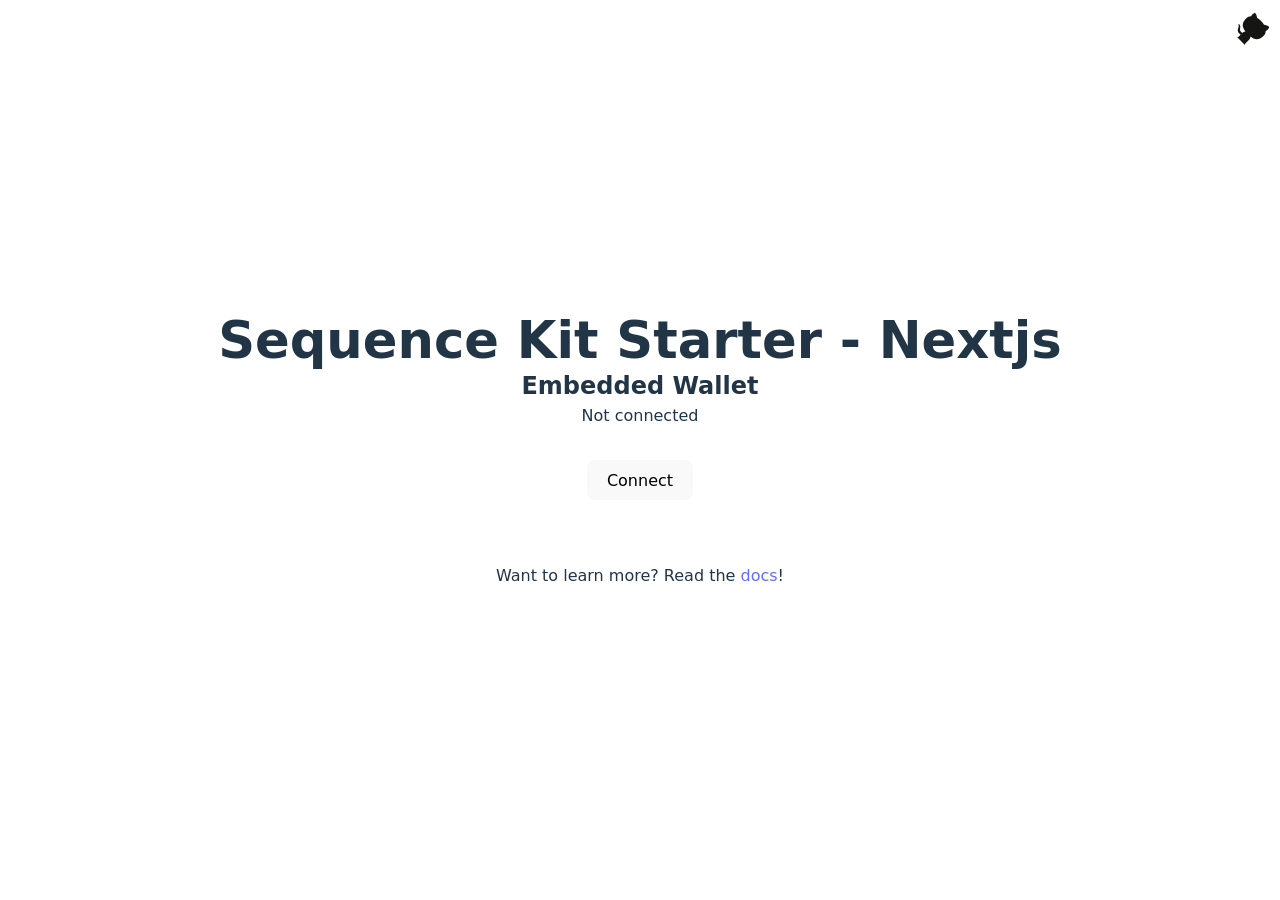
<file: index.html>
<!DOCTYPE html><html lang="en"><head><meta charSet="utf-8"/><meta name="viewport" content="width=device-width, initial-scale=1"/><link rel="stylesheet" href="./_next/static/css/7ef50f261c042ee7.css" data-precedence="next"/><link rel="stylesheet" href="./_next/static/css/2fd97616786a4245.css" data-precedence="next"/><link rel="preload" as="script" fetchPriority="low" href="./_next/static/chunks/webpack-ed8a8cf0fe7608aa.js"/><script src="./_next/static/chunks/9ae566a6-0f574d00f6d49301.js" async=""></script><script src="./_next/static/chunks/601-49159a57e6a0c23a.js" async=""></script><script src="./_next/static/chunks/main-app-5c5c0edd42f4235e.js" async=""></script><script src="./_next/static/chunks/4a587ee0-b6bbb9fd9493febb.js" async=""></script><script src="./_next/static/chunks/809-4be92cea0eb88e4e.js" async=""></script><script src="./_next/static/chunks/508-405f85b6ad91dbe0.js" async=""></script><script src="./_next/static/chunks/app/page-914218cbd224744c.js" async=""></script><script src="./_next/static/chunks/654-52e86b45a1964762.js" async=""></script><script src="./_next/static/chunks/app/layout-143c5e11bf133397.js" async=""></script><link rel="icon" href="/favicon.svg"/><title>Embedded Wallet Nextjs Boilerplate Demo</title><meta name="description" content="Embedded Wallet Nextjs Boilerplate Demo"/><script src="./_next/static/chunks/polyfills-78c92fac7aa8fdd8.js" noModule=""></script></head><body><a href="https://github.com/0xsequence/kit-embedded-wallet-nextjs-boilerplate" target="_blank" rel="noopener noreferrer" class="github-corner" aria-label="View source on GitHub"><svg width="80" height="80" viewBox="0 0 250 250" style="fill:#fff;color:#151513;position:absolute;top:0;border:0;right:0" aria-hidden="true"><path d="M0,0 L115,115 L130,115 L142,142 L250,250 L250,0 Z"></path><path d="M128.3,109.0 C113.8,99.7 119.0,89.6 119.0,89.6 C122.0,82.7 120.5,78.6 120.5,78.6 C119.2,72.0 123.4,76.3 123.4,76.3 C127.3,80.9 125.5,87.3 125.5,87.3 C122.9,97.6 130.6,101.9 134.4,103.2" fill="currentColor" style="transform-origin:130px 106px" class="octo-arm"></path><path d="M115.0,115.0 C114.9,115.1 118.7,116.5 119.8,115.4 L133.7,101.6 C136.9,99.2 139.9,98.4 142.2,98.6 C133.8,88.0 127.5,74.4 143.8,58.0 C148.5,53.4 154.0,51.2 159.7,51.0 C160.3,49.4 163.2,43.6 171.4,40.1 C171.4,40.1 176.1,42.5 178.8,56.2 C183.1,58.6 187.2,61.8 190.9,65.4 C194.5,69.0 197.7,73.2 200.1,77.6 C213.8,80.2 216.3,84.9 216.3,84.9 C212.7,93.1 206.9,96.0 205.4,96.6 C205.1,102.4 203.0,107.8 198.3,112.5 C181.9,128.9 168.3,122.5 157.7,114.1 C157.9,116.9 156.7,120.9 152.7,124.9 L141.0,136.5 C139.8,137.7 141.6,141.9 141.8,141.8 Z" fill="currentColor" class="octo-body"></path></svg></a><div><p>loading...</p></div><script src="./_next/static/chunks/webpack-ed8a8cf0fe7608aa.js" async=""></script><script>(self.__next_f=self.__next_f||[]).push([0]);self.__next_f.push([2,null])</script><script>self.__next_f.push([1,"1:HL[\"./_next/static/css/7ef50f261c042ee7.css\",\"style\"]\n2:HL[\"./_next/static/css/2fd97616786a4245.css\",\"style\"]\n"])</script><script>self.__next_f.push([1,"3:I[72342,[],\"\"]\n5:I[65405,[],\"ClientPageRoot\"]\n6:I[1835,[\"962\",\"static/chunks/4a587ee0-b6bbb9fd9493febb.js\",\"809\",\"static/chunks/809-4be92cea0eb88e4e.js\",\"508\",\"static/chunks/508-405f85b6ad91dbe0.js\",\"931\",\"static/chunks/app/page-914218cbd224744c.js\"],\"default\"]\n7:I[51788,[\"962\",\"static/chunks/4a587ee0-b6bbb9fd9493febb.js\",\"809\",\"static/chunks/809-4be92cea0eb88e4e.js\",\"654\",\"static/chunks/654-52e86b45a1964762.js\",\"185\",\"static/chunks/app/layout-143c5e11bf133397.js\"],\"default\"]\n8:I[94098,[],\"\"]\n9:I[71959,[],\"\"]\nb:I[15756,[],\"\"]\nc:[]\n"])</script><script>self.__next_f.push([1,"0:[[[\"$\",\"link\",\"0\",{\"rel\":\"stylesheet\",\"href\":\"./_next/static/css/7ef50f261c042ee7.css\",\"precedence\":\"next\",\"crossOrigin\":\"$undefined\"}],[\"$\",\"link\",\"1\",{\"rel\":\"stylesheet\",\"href\":\"./_next/static/css/2fd97616786a4245.css\",\"precedence\":\"next\",\"crossOrigin\":\"$undefined\"}]],[\"$\",\"$L3\",null,{\"buildId\":\"JnabvsdvlECCM2TCwl7VH\",\"assetPrefix\":\".\",\"initialCanonicalUrl\":\"/\",\"initialTree\":[\"\",{\"children\":[\"__PAGE__\",{}]},\"$undefined\",\"$undefined\",true],\"initialSeedData\":[\"\",{\"children\":[\"__PAGE__\",{},[[\"$L4\",[\"$\",\"$L5\",null,{\"props\":{\"params\":{},\"searchParams\":{}},\"Component\":\"$6\"}]],null],null]},[[\"$\",\"html\",null,{\"lang\":\"en\",\"children\":[[\"$\",\"head\",null,{\"children\":[\"$\",\"link\",null,{\"rel\":\"icon\",\"href\":\"/favicon.svg\"}]}],[\"$\",\"body\",null,{\"children\":[[\"$\",\"a\",null,{\"href\":\"https://github.com/0xsequence/kit-embedded-wallet-nextjs-boilerplate\",\"target\":\"_blank\",\"rel\":\"noopener noreferrer\",\"className\":\"github-corner\",\"aria-label\":\"View source on GitHub\",\"children\":[\"$\",\"svg\",null,{\"width\":\"80\",\"height\":\"80\",\"viewBox\":\"0 0 250 250\",\"style\":{\"fill\":\"#fff\",\"color\":\"#151513\",\"position\":\"absolute\",\"top\":0,\"border\":0,\"right\":0},\"aria-hidden\":\"true\",\"children\":[[\"$\",\"path\",null,{\"d\":\"M0,0 L115,115 L130,115 L142,142 L250,250 L250,0 Z\"}],[\"$\",\"path\",null,{\"d\":\"M128.3,109.0 C113.8,99.7 119.0,89.6 119.0,89.6 C122.0,82.7 120.5,78.6 120.5,78.6 C119.2,72.0 123.4,76.3 123.4,76.3 C127.3,80.9 125.5,87.3 125.5,87.3 C122.9,97.6 130.6,101.9 134.4,103.2\",\"fill\":\"currentColor\",\"style\":{\"transformOrigin\":\"130px 106px\"},\"className\":\"octo-arm\"}],[\"$\",\"path\",null,{\"d\":\"M115.0,115.0 C114.9,115.1 118.7,116.5 119.8,115.4 L133.7,101.6 C136.9,99.2 139.9,98.4 142.2,98.6 C133.8,88.0 127.5,74.4 143.8,58.0 C148.5,53.4 154.0,51.2 159.7,51.0 C160.3,49.4 163.2,43.6 171.4,40.1 C171.4,40.1 176.1,42.5 178.8,56.2 C183.1,58.6 187.2,61.8 190.9,65.4 C194.5,69.0 197.7,73.2 200.1,77.6 C213.8,80.2 216.3,84.9 216.3,84.9 C212.7,93.1 206.9,96.0 205.4,96.6 C205.1,102.4 203.0,107.8 198.3,112.5 C181.9,128.9 168.3,122.5 157.7,114.1 C157.9,116.9 156.7,120.9 152.7,124.9 L141.0,136.5 C139.8,137.7 141.6,141.9 141.8,141.8 Z\",\"fill\":\"currentColor\",\"className\":\"octo-body\"}]]}]}],[\"$\",\"$L7\",null,{\"children\":[\"$\",\"div\",null,{\"id\":\"root\",\"children\":[\"$\",\"$L8\",null,{\"parallelRouterKey\":\"children\",\"segmentPath\":[\"children\"],\"error\":\"$undefined\",\"errorStyles\":\"$undefined\",\"errorScripts\":\"$undefined\",\"template\":[\"$\",\"$L9\",null,{}],\"templateStyles\":\"$undefined\",\"templateScripts\":\"$undefined\",\"notFound\":[[\"$\",\"title\",null,{\"children\":\"404: This page could not be found.\"}],[\"$\",\"div\",null,{\"style\":{\"fontFamily\":\"system-ui,\\\"Segoe UI\\\",Roboto,Helvetica,Arial,sans-serif,\\\"Apple Color Emoji\\\",\\\"Segoe UI Emoji\\\"\",\"height\":\"100vh\",\"textAlign\":\"center\",\"display\":\"flex\",\"flexDirection\":\"column\",\"alignItems\":\"center\",\"justifyContent\":\"center\"},\"children\":[\"$\",\"div\",null,{\"children\":[[\"$\",\"style\",null,{\"dangerouslySetInnerHTML\":{\"__html\":\"body{color:#000;background:#fff;margin:0}.next-error-h1{border-right:1px solid rgba(0,0,0,.3)}@media (prefers-color-scheme:dark){body{color:#fff;background:#000}.next-error-h1{border-right:1px solid rgba(255,255,255,.3)}}\"}}],[\"$\",\"h1\",null,{\"className\":\"next-error-h1\",\"style\":{\"display\":\"inline-block\",\"margin\":\"0 20px 0 0\",\"padding\":\"0 23px 0 0\",\"fontSize\":24,\"fontWeight\":500,\"verticalAlign\":\"top\",\"lineHeight\":\"49px\"},\"children\":\"404\"}],[\"$\",\"div\",null,{\"style\":{\"display\":\"inline-block\"},\"children\":[\"$\",\"h2\",null,{\"style\":{\"fontSize\":14,\"fontWeight\":400,\"lineHeight\":\"49px\",\"margin\":0},\"children\":\"This page could not be found.\"}]}]]}]}]],\"notFoundStyles\":[],\"styles\":null}]}]}]]}]]}],null],null],\"couldBeIntercepted\":false,\"initialHead\":[null,\"$La\"],\"globalErrorComponent\":\"$b\",\"missingSlots\":\"$Wc\"}]]\n"])</script><script>self.__next_f.push([1,"a:[[\"$\",\"meta\",\"0\",{\"name\":\"viewport\",\"content\":\"width=device-width, initial-scale=1\"}],[\"$\",\"meta\",\"1\",{\"charSet\":\"utf-8\"}],[\"$\",\"title\",\"2\",{\"children\":\"Embedded Wallet Nextjs Boilerplate Demo\"}],[\"$\",\"meta\",\"3\",{\"name\":\"description\",\"content\":\"Embedded Wallet Nextjs Boilerplate Demo\"}]]\n4:null\n"])</script></body></html>
</file>
<file: _next/static/css/7ef50f261c042ee7.css>
#root{max-width:1280px;margin:0 auto;padding:2rem;text-align:center}.card{padding:2em}.read-the-docs{color:#888}.homepage__footer{padding-top:2em}.fullscreen-loading-overlay{position:fixed;top:0;left:0;width:100%;height:100%;display:flex;align-items:center;justify-content:center}.fullscreen-loading-container{text-align:center;color:#fff}.fullscreen-loading-dots{display:inline-block}.fullscreen-loading-dots span{display:inline-block;width:8px;height:8px;margin:0 4px;background-color:#fff;border-radius:50%;animation:bounce 1.4s ease-in-out infinite}.fullscreen-loading-dots span:nth-child(2){animation-delay:.2s}.fullscreen-loading-dots span:nth-child(3){animation-delay:.4s}@keyframes bounce{0%,to{transform:scale(0)}50%{transform:scale(1)}}*{box-sizing:border-box;margin:0;padding:0}:root{font-family:Inter,system-ui,Avenir,Helvetica,Arial,sans-serif;line-height:1.5;font-weight:400;color-scheme:light dark;color:hsla(0,0%,100%,.87);background-color:#242424;font-synthesis:none;text-rendering:optimizeLegibility;-webkit-font-smoothing:antialiased;-moz-osx-font-smoothing:grayscale}a{font-weight:500;color:#646cff;text-decoration:inherit}a:hover{color:#535bf2}body{margin:0;display:flex;place-items:center;min-width:320px;min-height:100vh}h1{font-size:3.2em;line-height:1.1}button{border-radius:8px;border:1px solid transparent;padding:.6em 1.2em;font-size:1em;font-weight:500;font-family:inherit;background-color:#1a1a1a;cursor:pointer;transition:border-color .25s}button:hover{border-color:#646cff}button:focus,button:focus-visible{outline:4px auto -webkit-focus-ring-color}@media (prefers-color-scheme:light){:root{color:#213547;background-color:#fff}a:hover{color:#747bff}button{background-color:#f9f9f9}}.github-corner:hover .octo-arm{animation:octocat-wave .56s ease-in-out}@keyframes octocat-wave{0%,to{transform:rotate(0)}20%,60%{transform:rotate(-25deg)}40%,80%{transform:rotate(10deg)}}@media (max-width:500px){.github-corner:hover .octo-arm{animation:none}.github-corner .octo-arm{animation:octocat-wave .56s ease-in-out}}
</file>
<file: _next/static/css/2fd97616786a4245.css>
*,:after,:before{box-sizing:border-box}:root{--seq-blur-blur:blur(12.5px);--seq-blur-none:none;--seq-border-widths-none:0;--seq-border-widths-thin:0.075rem;--seq-border-widths-thick:0.125rem;--seq-fonts-inherit:inherit;--seq-fonts-body:Inter,system-ui,-apple-system,Segoe UI,Roboto,Ubuntu,Cantarell,Noto Sans,sans-serif,"Helvetica Neue",Arial;--seq-fonts-mono:"iAWriter Mono",Menlo,Monaco,Consolas,"Liberation Mono","Courier New",monospace;--seq-font-sizes-inherit:inherit;--seq-font-sizes-xsmall:0.625rem;--seq-font-sizes-small:0.75rem;--seq-font-sizes-normal:0.875rem;--seq-font-sizes-medium:1rem;--seq-font-sizes-large:1.25rem;--seq-font-sizes-xlarge:1.875rem;--seq-font-weights-inherit:inherit;--seq-font-weights-normal:400;--seq-font-weights-medium:500;--seq-font-weights-semibold:600;--seq-font-weights-bold:700;--seq-letter-spacings-inherit:inherit;--seq-letter-spacings-none:0;--seq-letter-spacings-normal:0.01em;--seq-letter-spacings-wide:0.03em;--seq-line-heights-4:1rem;--seq-line-heights-5:1.25rem;--seq-line-heights-6:1.5rem;--seq-line-heights-7:1.75rem;--seq-line-heights-9:2.25rem;--seq-line-heights-inherit:inherit;--seq-opacity-0:0;--seq-opacity-50:0.5;--seq-opacity-80:0.8;--seq-opacity-100:1;--seq-radii-none:0;--seq-radii-xs:0.25rem;--seq-radii-sm:0.5rem;--seq-radii-md:0.75rem;--seq-radii-lg:1rem;--seq-radii-circle:9999px;--seq-space-0:0;--seq-space-1:0.25rem;--seq-space-2:0.5rem;--seq-space-3:0.75rem;--seq-space-4:1rem;--seq-space-5:1.25rem;--seq-space-6:1.5rem;--seq-space-7:1.75rem;--seq-space-8:2rem;--seq-space-9:2.25rem;--seq-space-10:2.5rem;--seq-space-12:3rem;--seq-space-14:3.5rem;--seq-space-16:4rem;--seq-space-0_25:0.0625rem;--seq-space-0_5:0.125rem;--seq-space-1_5:0.375rem;--seq-colors-black:#000;--seq-colors-white:#fff;--seq-colors-inherit:inherit;--seq-colors-transparent:transparent;--seq-colors-positive:#1fc266;--seq-colors-negative:#c2501f;--seq-colors-info:#0076cc;--seq-colors-warning:#f4b03e;--seq-colors-gradient-backdrop:linear-gradient(243.18deg,rgba(86,52,189,.85),rgba(49,41,223,.85) 63.54%,rgba(7,98,149,.85));--seq-colors-gradient-primary:linear-gradient(89.69deg,#4411e1 0.27%,#7537f9 99.73%);--seq-colors-gradient-secondary:linear-gradient(32.51deg,#951990 -15.23%,#3a35b1 48.55%,#20a8b0);--seq-colors-arbitrum-dark:#212d44;--seq-colors-arbitrum-light:#93d4ff;--seq-colors-avalance-dark:#810c0c;--seq-colors-avalance-light:#ff8080;--seq-colors-bsc-dark:#584508;--seq-colors-bsc-light:#fccf43;--seq-colors-ethereum-dark:#132362;--seq-colors-ethereum-light:#abf;--seq-colors-gnosis-dark:#084246;--seq-colors-gnosis-light:#8cf6fd;--seq-colors-polygon-dark:#350881;--seq-colors-polygon-light:#c7a6ff;--seq-colors-text100:#fff;--seq-colors-text80:hsla(0,0%,100%,.8);--seq-colors-text50:hsla(0,0%,100%,.5);--seq-colors-text-inverse100:#000;--seq-colors-background-primary:#000;--seq-colors-background-secondary:hsla(0,0%,100%,.1);--seq-colors-background-contrast:rgba(0,0,0,.5);--seq-colors-background-muted:hsla(0,0%,100%,.05);--seq-colors-background-control:hsla(0,0%,100%,.25);--seq-colors-background-inverse:#fff;--seq-colors-background-backdrop:rgba(34,34,34,.9);--seq-colors-background-overlay:rgba(0,0,0,.7);--seq-colors-background-raised:rgba(54,54,54,.7);--seq-colors-button-glass:hsla(0,0%,100%,.15);--seq-colors-button-emphasis:rgba(0,0,0,.5);--seq-colors-button-inverse:hsla(0,0%,100%,.8);--seq-colors-border-normal:hsla(0,0%,100%,.25);--seq-colors-border-focus:hsla(0,0%,100%,.5)}.fyvr10{width:var(--seq-space-0)}.fyvr14{width:var(--seq-space-1)}.fyvr18{width:var(--seq-space-2)}.fyvr1c{width:var(--seq-space-3)}.fyvr1g{width:var(--seq-space-4)}.fyvr1k{width:var(--seq-space-5)}.fyvr1o{width:var(--seq-space-6)}.fyvr1s{width:var(--seq-space-7)}.fyvr1w{width:var(--seq-space-8)}.fyvr110{width:var(--seq-space-9)}.fyvr114{width:var(--seq-space-10)}.fyvr118{width:var(--seq-space-12)}.fyvr11c{width:var(--seq-space-14)}.fyvr11g{width:var(--seq-space-16)}.fyvr11k{width:var(--seq-space-0_25)}.fyvr11o{width:var(--seq-space-0_5)}.fyvr11s{width:var(--seq-space-1_5)}.fyvr11w{width:0}.fyvr120{width:1px}.fyvr124{width:auto}.fyvr128{width:100%}.fyvr12c{width:50%}.fyvr12g{width:33.33333%}.fyvr12k{width:66.66667%}.fyvr12o{width:25%}.fyvr12s{width:75%}.fyvr12w{width:-moz-fit-content;width:fit-content}.fyvr130{width:max-content}.fyvr134{width:min-content}.fyvr138{width:100vw}.fyvr13c{width:100vh}.fyvr13g{height:var(--seq-space-0)}.fyvr13k{height:var(--seq-space-1)}.fyvr13o{height:var(--seq-space-2)}.fyvr13s{height:var(--seq-space-3)}.fyvr13w{height:var(--seq-space-4)}.fyvr140{height:var(--seq-space-5)}.fyvr144{height:var(--seq-space-6)}.fyvr148{height:var(--seq-space-7)}.fyvr14c{height:var(--seq-space-8)}.fyvr14g{height:var(--seq-space-9)}.fyvr14k{height:var(--seq-space-10)}.fyvr14o{height:var(--seq-space-12)}.fyvr14s{height:var(--seq-space-14)}.fyvr14w{height:var(--seq-space-16)}.fyvr150{height:var(--seq-space-0_25)}.fyvr154{height:var(--seq-space-0_5)}.fyvr158{height:var(--seq-space-1_5)}.fyvr15c{height:0}.fyvr15g{height:1px}.fyvr15k{height:auto}.fyvr15o{height:100%}.fyvr15s{height:50%}.fyvr15w{height:33.33333%}.fyvr160{height:66.66667%}.fyvr164{height:25%}.fyvr168{height:75%}.fyvr16c{height:-moz-fit-content;height:fit-content}.fyvr16g{height:max-content}.fyvr16k{height:min-content}.fyvr16o{height:100vw}.fyvr16s{height:100vh}.fyvr16w{max-width:var(--seq-space-0)}.fyvr170{max-width:var(--seq-space-1)}.fyvr174{max-width:var(--seq-space-2)}.fyvr178{max-width:var(--seq-space-3)}.fyvr17c{max-width:var(--seq-space-4)}.fyvr17g{max-width:var(--seq-space-5)}.fyvr17k{max-width:var(--seq-space-6)}.fyvr17o{max-width:var(--seq-space-7)}.fyvr17s{max-width:var(--seq-space-8)}.fyvr17w{max-width:var(--seq-space-9)}.fyvr180{max-width:var(--seq-space-10)}.fyvr184{max-width:var(--seq-space-12)}.fyvr188{max-width:var(--seq-space-14)}.fyvr18c{max-width:var(--seq-space-16)}.fyvr18g{max-width:var(--seq-space-0_25)}.fyvr18k{max-width:var(--seq-space-0_5)}.fyvr18o{max-width:var(--seq-space-1_5)}.fyvr18s{max-width:0}.fyvr18w{max-width:1px}.fyvr190{max-width:auto}.fyvr194{max-width:100%}.fyvr198{max-width:50%}.fyvr19c{max-width:33.33333%}.fyvr19g{max-width:66.66667%}.fyvr19k{max-width:25%}.fyvr19o{max-width:75%}.fyvr19s{max-width:-moz-fit-content;max-width:fit-content}.fyvr19w{max-width:max-content}.fyvr1a0{max-width:min-content}.fyvr1a4{max-width:100vw}.fyvr1a8{max-width:100vh}.fyvr1ac{max-height:var(--seq-space-0)}.fyvr1ag{max-height:var(--seq-space-1)}.fyvr1ak{max-height:var(--seq-space-2)}.fyvr1ao{max-height:var(--seq-space-3)}.fyvr1as{max-height:var(--seq-space-4)}.fyvr1aw{max-height:var(--seq-space-5)}.fyvr1b0{max-height:var(--seq-space-6)}.fyvr1b4{max-height:var(--seq-space-7)}.fyvr1b8{max-height:var(--seq-space-8)}.fyvr1bc{max-height:var(--seq-space-9)}.fyvr1bg{max-height:var(--seq-space-10)}.fyvr1bk{max-height:var(--seq-space-12)}.fyvr1bo{max-height:var(--seq-space-14)}.fyvr1bs{max-height:var(--seq-space-16)}.fyvr1bw{max-height:var(--seq-space-0_25)}.fyvr1c0{max-height:var(--seq-space-0_5)}.fyvr1c4{max-height:var(--seq-space-1_5)}.fyvr1c8{max-height:0}.fyvr1cc{max-height:1px}.fyvr1cg{max-height:auto}.fyvr1ck{max-height:100%}.fyvr1co{max-height:50%}.fyvr1cs{max-height:33.33333%}.fyvr1cw{max-height:66.66667%}.fyvr1d0{max-height:25%}.fyvr1d4{max-height:75%}.fyvr1d8{max-height:-moz-fit-content;max-height:fit-content}.fyvr1dc{max-height:max-content}.fyvr1dg{max-height:min-content}.fyvr1dk{max-height:100vw}.fyvr1do{max-height:100vh}.fyvr1ds{min-width:var(--seq-space-0)}.fyvr1dw{min-width:var(--seq-space-1)}.fyvr1e0{min-width:var(--seq-space-2)}.fyvr1e4{min-width:var(--seq-space-3)}.fyvr1e8{min-width:var(--seq-space-4)}.fyvr1ec{min-width:var(--seq-space-5)}.fyvr1eg{min-width:var(--seq-space-6)}.fyvr1ek{min-width:var(--seq-space-7)}.fyvr1eo{min-width:var(--seq-space-8)}.fyvr1es{min-width:var(--seq-space-9)}.fyvr1ew{min-width:var(--seq-space-10)}.fyvr1f0{min-width:var(--seq-space-12)}.fyvr1f4{min-width:var(--seq-space-14)}.fyvr1f8{min-width:var(--seq-space-16)}.fyvr1fc{min-width:var(--seq-space-0_25)}.fyvr1fg{min-width:var(--seq-space-0_5)}.fyvr1fk{min-width:var(--seq-space-1_5)}.fyvr1fo{min-width:0}.fyvr1fs{min-width:1px}.fyvr1fw{min-width:auto}.fyvr1g0{min-width:100%}.fyvr1g4{min-width:50%}.fyvr1g8{min-width:33.33333%}.fyvr1gc{min-width:66.66667%}.fyvr1gg{min-width:25%}.fyvr1gk{min-width:75%}.fyvr1go{min-width:-moz-fit-content;min-width:fit-content}.fyvr1gs{min-width:max-content}.fyvr1gw{min-width:min-content}.fyvr1h0{min-width:100vw}.fyvr1h4{min-width:100vh}.fyvr1h8{min-height:var(--seq-space-0)}.fyvr1hc{min-height:var(--seq-space-1)}.fyvr1hg{min-height:var(--seq-space-2)}.fyvr1hk{min-height:var(--seq-space-3)}.fyvr1ho{min-height:var(--seq-space-4)}.fyvr1hs{min-height:var(--seq-space-5)}.fyvr1hw{min-height:var(--seq-space-6)}.fyvr1i0{min-height:var(--seq-space-7)}.fyvr1i4{min-height:var(--seq-space-8)}.fyvr1i8{min-height:var(--seq-space-9)}.fyvr1ic{min-height:var(--seq-space-10)}.fyvr1ig{min-height:var(--seq-space-12)}.fyvr1ik{min-height:var(--seq-space-14)}.fyvr1io{min-height:var(--seq-space-16)}.fyvr1is{min-height:var(--seq-space-0_25)}.fyvr1iw{min-height:var(--seq-space-0_5)}.fyvr1j0{min-height:var(--seq-space-1_5)}.fyvr1j4{min-height:0}.fyvr1j8{min-height:1px}.fyvr1jc{min-height:auto}.fyvr1jg{min-height:100%}.fyvr1jk{min-height:50%}.fyvr1jo{min-height:33.33333%}.fyvr1js{min-height:66.66667%}.fyvr1jw{min-height:25%}.fyvr1k0{min-height:75%}.fyvr1k4{min-height:-moz-fit-content;min-height:fit-content}.fyvr1k8{min-height:max-content}.fyvr1kc{min-height:min-content}.fyvr1kg{min-height:100vw}.fyvr1kk{min-height:100vh}.fyvr1ko{top:var(--seq-space-0)}.fyvr1ks{top:var(--seq-space-1)}.fyvr1kw{top:var(--seq-space-2)}.fyvr1l0{top:var(--seq-space-3)}.fyvr1l4{top:var(--seq-space-4)}.fyvr1l8{top:var(--seq-space-5)}.fyvr1lc{top:var(--seq-space-6)}.fyvr1lg{top:var(--seq-space-7)}.fyvr1lk{top:var(--seq-space-8)}.fyvr1lo{top:var(--seq-space-9)}.fyvr1ls{top:var(--seq-space-10)}.fyvr1lw{top:var(--seq-space-12)}.fyvr1m0{top:var(--seq-space-14)}.fyvr1m4{top:var(--seq-space-16)}.fyvr1m8{top:var(--seq-space-0_25)}.fyvr1mc{top:var(--seq-space-0_5)}.fyvr1mg{top:var(--seq-space-1_5)}.fyvr1mk{top:auto}.fyvr1mo{bottom:var(--seq-space-0)}.fyvr1ms{bottom:var(--seq-space-1)}.fyvr1mw{bottom:var(--seq-space-2)}.fyvr1n0{bottom:var(--seq-space-3)}.fyvr1n4{bottom:var(--seq-space-4)}.fyvr1n8{bottom:var(--seq-space-5)}.fyvr1nc{bottom:var(--seq-space-6)}.fyvr1ng{bottom:var(--seq-space-7)}.fyvr1nk{bottom:var(--seq-space-8)}.fyvr1no{bottom:var(--seq-space-9)}.fyvr1ns{bottom:var(--seq-space-10)}.fyvr1nw{bottom:var(--seq-space-12)}.fyvr1o0{bottom:var(--seq-space-14)}.fyvr1o4{bottom:var(--seq-space-16)}.fyvr1o8{bottom:var(--seq-space-0_25)}.fyvr1oc{bottom:var(--seq-space-0_5)}.fyvr1og{bottom:var(--seq-space-1_5)}.fyvr1ok{bottom:auto}.fyvr1oo{left:var(--seq-space-0)}.fyvr1os{left:var(--seq-space-1)}.fyvr1ow{left:var(--seq-space-2)}.fyvr1p0{left:var(--seq-space-3)}.fyvr1p4{left:var(--seq-space-4)}.fyvr1p8{left:var(--seq-space-5)}.fyvr1pc{left:var(--seq-space-6)}.fyvr1pg{left:var(--seq-space-7)}.fyvr1pk{left:var(--seq-space-8)}.fyvr1po{left:var(--seq-space-9)}.fyvr1ps{left:var(--seq-space-10)}.fyvr1pw{left:var(--seq-space-12)}.fyvr1q0{left:var(--seq-space-14)}.fyvr1q4{left:var(--seq-space-16)}.fyvr1q8{left:var(--seq-space-0_25)}.fyvr1qc{left:var(--seq-space-0_5)}.fyvr1qg{left:var(--seq-space-1_5)}.fyvr1qk{left:auto}.fyvr1qo{right:var(--seq-space-0)}.fyvr1qs{right:var(--seq-space-1)}.fyvr1qw{right:var(--seq-space-2)}.fyvr1r0{right:var(--seq-space-3)}.fyvr1r4{right:var(--seq-space-4)}.fyvr1r8{right:var(--seq-space-5)}.fyvr1rc{right:var(--seq-space-6)}.fyvr1rg{right:var(--seq-space-7)}.fyvr1rk{right:var(--seq-space-8)}.fyvr1ro{right:var(--seq-space-9)}.fyvr1rs{right:var(--seq-space-10)}.fyvr1rw{right:var(--seq-space-12)}.fyvr1s0{right:var(--seq-space-14)}.fyvr1s4{right:var(--seq-space-16)}.fyvr1s8{right:var(--seq-space-0_25)}.fyvr1sc{right:var(--seq-space-0_5)}.fyvr1sg{right:var(--seq-space-1_5)}.fyvr1sk{right:auto}.fyvr1so{padding-top:var(--seq-space-0)}.fyvr1ss{padding-top:var(--seq-space-1)}.fyvr1sw{padding-top:var(--seq-space-2)}.fyvr1t0{padding-top:var(--seq-space-3)}.fyvr1t4{padding-top:var(--seq-space-4)}.fyvr1t8{padding-top:var(--seq-space-5)}.fyvr1tc{padding-top:var(--seq-space-6)}.fyvr1tg{padding-top:var(--seq-space-7)}.fyvr1tk{padding-top:var(--seq-space-8)}.fyvr1to{padding-top:var(--seq-space-9)}.fyvr1ts{padding-top:var(--seq-space-10)}.fyvr1tw{padding-top:var(--seq-space-12)}.fyvr1u0{padding-top:var(--seq-space-14)}.fyvr1u4{padding-top:var(--seq-space-16)}.fyvr1u8{padding-top:var(--seq-space-0_25)}.fyvr1uc{padding-top:var(--seq-space-0_5)}.fyvr1ug{padding-top:var(--seq-space-1_5)}.fyvr1uk{padding-bottom:var(--seq-space-0)}.fyvr1uo{padding-bottom:var(--seq-space-1)}.fyvr1us{padding-bottom:var(--seq-space-2)}.fyvr1uw{padding-bottom:var(--seq-space-3)}.fyvr1v0{padding-bottom:var(--seq-space-4)}.fyvr1v4{padding-bottom:var(--seq-space-5)}.fyvr1v8{padding-bottom:var(--seq-space-6)}.fyvr1vc{padding-bottom:var(--seq-space-7)}.fyvr1vg{padding-bottom:var(--seq-space-8)}.fyvr1vk{padding-bottom:var(--seq-space-9)}.fyvr1vo{padding-bottom:var(--seq-space-10)}.fyvr1vs{padding-bottom:var(--seq-space-12)}.fyvr1vw{padding-bottom:var(--seq-space-14)}.fyvr1w0{padding-bottom:var(--seq-space-16)}.fyvr1w4{padding-bottom:var(--seq-space-0_25)}.fyvr1w8{padding-bottom:var(--seq-space-0_5)}.fyvr1wc{padding-bottom:var(--seq-space-1_5)}.fyvr1wg{padding-left:var(--seq-space-0)}.fyvr1wk{padding-left:var(--seq-space-1)}.fyvr1wo{padding-left:var(--seq-space-2)}.fyvr1ws{padding-left:var(--seq-space-3)}.fyvr1ww{padding-left:var(--seq-space-4)}.fyvr1x0{padding-left:var(--seq-space-5)}.fyvr1x4{padding-left:var(--seq-space-6)}.fyvr1x8{padding-left:var(--seq-space-7)}.fyvr1xc{padding-left:var(--seq-space-8)}.fyvr1xg{padding-left:var(--seq-space-9)}.fyvr1xk{padding-left:var(--seq-space-10)}.fyvr1xo{padding-left:var(--seq-space-12)}.fyvr1xs{padding-left:var(--seq-space-14)}.fyvr1xw{padding-left:var(--seq-space-16)}.fyvr1y0{padding-left:var(--seq-space-0_25)}.fyvr1y4{padding-left:var(--seq-space-0_5)}.fyvr1y8{padding-left:var(--seq-space-1_5)}.fyvr1yc{padding-right:var(--seq-space-0)}.fyvr1yg{padding-right:var(--seq-space-1)}.fyvr1yk{padding-right:var(--seq-space-2)}.fyvr1yo{padding-right:var(--seq-space-3)}.fyvr1ys{padding-right:var(--seq-space-4)}.fyvr1yw{padding-right:var(--seq-space-5)}.fyvr1z0{padding-right:var(--seq-space-6)}.fyvr1z4{padding-right:var(--seq-space-7)}.fyvr1z8{padding-right:var(--seq-space-8)}.fyvr1zc{padding-right:var(--seq-space-9)}.fyvr1zg{padding-right:var(--seq-space-10)}.fyvr1zk{padding-right:var(--seq-space-12)}.fyvr1zo{padding-right:var(--seq-space-14)}.fyvr1zs{padding-right:var(--seq-space-16)}.fyvr1zw{padding-right:var(--seq-space-0_25)}.fyvr1100{padding-right:var(--seq-space-0_5)}.fyvr1104{padding-right:var(--seq-space-1_5)}.fyvr1108{margin-top:var(--seq-space-0)}.fyvr110c{margin-top:var(--seq-space-1)}.fyvr110g{margin-top:var(--seq-space-2)}.fyvr110k{margin-top:var(--seq-space-3)}.fyvr110o{margin-top:var(--seq-space-4)}.fyvr110s{margin-top:var(--seq-space-5)}.fyvr110w{margin-top:var(--seq-space-6)}.fyvr1110{margin-top:var(--seq-space-7)}.fyvr1114{margin-top:var(--seq-space-8)}.fyvr1118{margin-top:var(--seq-space-9)}.fyvr111c{margin-top:var(--seq-space-10)}.fyvr111g{margin-top:var(--seq-space-12)}.fyvr111k{margin-top:var(--seq-space-14)}.fyvr111o{margin-top:var(--seq-space-16)}.fyvr111s{margin-top:var(--seq-space-0_25)}.fyvr111w{margin-top:var(--seq-space-0_5)}.fyvr1120{margin-top:var(--seq-space-1_5)}.fyvr1124{margin-top:auto}.fyvr1128{margin-bottom:var(--seq-space-0)}.fyvr112c{margin-bottom:var(--seq-space-1)}.fyvr112g{margin-bottom:var(--seq-space-2)}.fyvr112k{margin-bottom:var(--seq-space-3)}.fyvr112o{margin-bottom:var(--seq-space-4)}.fyvr112s{margin-bottom:var(--seq-space-5)}.fyvr112w{margin-bottom:var(--seq-space-6)}.fyvr1130{margin-bottom:var(--seq-space-7)}.fyvr1134{margin-bottom:var(--seq-space-8)}.fyvr1138{margin-bottom:var(--seq-space-9)}.fyvr113c{margin-bottom:var(--seq-space-10)}.fyvr113g{margin-bottom:var(--seq-space-12)}.fyvr113k{margin-bottom:var(--seq-space-14)}.fyvr113o{margin-bottom:var(--seq-space-16)}.fyvr113s{margin-bottom:var(--seq-space-0_25)}.fyvr113w{margin-bottom:var(--seq-space-0_5)}.fyvr1140{margin-bottom:var(--seq-space-1_5)}.fyvr1144{margin-bottom:auto}.fyvr1148{margin-left:var(--seq-space-0)}.fyvr114c{margin-left:var(--seq-space-1)}.fyvr114g{margin-left:var(--seq-space-2)}.fyvr114k{margin-left:var(--seq-space-3)}.fyvr114o{margin-left:var(--seq-space-4)}.fyvr114s{margin-left:var(--seq-space-5)}.fyvr114w{margin-left:var(--seq-space-6)}.fyvr1150{margin-left:var(--seq-space-7)}.fyvr1154{margin-left:var(--seq-space-8)}.fyvr1158{margin-left:var(--seq-space-9)}.fyvr115c{margin-left:var(--seq-space-10)}.fyvr115g{margin-left:var(--seq-space-12)}.fyvr115k{margin-left:var(--seq-space-14)}.fyvr115o{margin-left:var(--seq-space-16)}.fyvr115s{margin-left:var(--seq-space-0_25)}.fyvr115w{margin-left:var(--seq-space-0_5)}.fyvr1160{margin-left:var(--seq-space-1_5)}.fyvr1164{margin-left:auto}.fyvr1168{margin-right:var(--seq-space-0)}.fyvr116c{margin-right:var(--seq-space-1)}.fyvr116g{margin-right:var(--seq-space-2)}.fyvr116k{margin-right:var(--seq-space-3)}.fyvr116o{margin-right:var(--seq-space-4)}.fyvr116s{margin-right:var(--seq-space-5)}.fyvr116w{margin-right:var(--seq-space-6)}.fyvr1170{margin-right:var(--seq-space-7)}.fyvr1174{margin-right:var(--seq-space-8)}.fyvr1178{margin-right:var(--seq-space-9)}.fyvr117c{margin-right:var(--seq-space-10)}.fyvr117g{margin-right:var(--seq-space-12)}.fyvr117k{margin-right:var(--seq-space-14)}.fyvr117o{margin-right:var(--seq-space-16)}.fyvr117s{margin-right:var(--seq-space-0_25)}.fyvr117w{margin-right:var(--seq-space-0_5)}.fyvr1180{margin-right:var(--seq-space-1_5)}.fyvr1184{margin-right:auto}.fyvr1188{gap:var(--seq-space-0)}.fyvr118c{gap:var(--seq-space-1)}.fyvr118g{gap:var(--seq-space-2)}.fyvr118k{gap:var(--seq-space-3)}.fyvr118o{gap:var(--seq-space-4)}.fyvr118s{gap:var(--seq-space-5)}.fyvr118w{gap:var(--seq-space-6)}.fyvr1190{gap:var(--seq-space-7)}.fyvr1194{gap:var(--seq-space-8)}.fyvr1198{gap:var(--seq-space-9)}.fyvr119c{gap:var(--seq-space-10)}.fyvr119g{gap:var(--seq-space-12)}.fyvr119k{gap:var(--seq-space-14)}.fyvr119o{gap:var(--seq-space-16)}.fyvr119s{gap:var(--seq-space-0_25)}.fyvr119w{gap:var(--seq-space-0_5)}.fyvr11a0{gap:var(--seq-space-1_5)}.fyvr11a4{border-bottom-width:var(--seq-border-widths-none)}.fyvr11a8{border-bottom-width:var(--seq-border-widths-thin)}.fyvr11ac{border-bottom-width:var(--seq-border-widths-thick)}.fyvr11ag{border-left-width:var(--seq-border-widths-none)}.fyvr11ak{border-left-width:var(--seq-border-widths-thin)}.fyvr11ao{border-left-width:var(--seq-border-widths-thick)}.fyvr11as{border-right-width:var(--seq-border-widths-none)}.fyvr11aw{border-right-width:var(--seq-border-widths-thin)}.fyvr11b0{border-right-width:var(--seq-border-widths-thick)}.fyvr11b4{border-top-width:var(--seq-border-widths-none)}.fyvr11b8{border-top-width:var(--seq-border-widths-thin)}.fyvr11bc{border-top-width:var(--seq-border-widths-thick)}.fyvr11bg{border-bottom-left-radius:var(--seq-radii-none)}.fyvr11bk{border-bottom-left-radius:var(--seq-radii-xs)}.fyvr11bo{border-bottom-left-radius:var(--seq-radii-sm)}.fyvr11bs{border-bottom-left-radius:var(--seq-radii-md)}.fyvr11bw{border-bottom-left-radius:var(--seq-radii-lg)}.fyvr11c0{border-bottom-left-radius:var(--seq-radii-circle)}.fyvr11c4{border-bottom-right-radius:var(--seq-radii-none)}.fyvr11c8{border-bottom-right-radius:var(--seq-radii-xs)}.fyvr11cc{border-bottom-right-radius:var(--seq-radii-sm)}.fyvr11cg{border-bottom-right-radius:var(--seq-radii-md)}.fyvr11ck{border-bottom-right-radius:var(--seq-radii-lg)}.fyvr11co{border-bottom-right-radius:var(--seq-radii-circle)}.fyvr11cs{border-top-left-radius:var(--seq-radii-none)}.fyvr11cw{border-top-left-radius:var(--seq-radii-xs)}.fyvr11d0{border-top-left-radius:var(--seq-radii-sm)}.fyvr11d4{border-top-left-radius:var(--seq-radii-md)}.fyvr11d8{border-top-left-radius:var(--seq-radii-lg)}.fyvr11dc{border-top-left-radius:var(--seq-radii-circle)}.fyvr11dg{border-top-right-radius:var(--seq-radii-none)}.fyvr11dk{border-top-right-radius:var(--seq-radii-xs)}.fyvr11do{border-top-right-radius:var(--seq-radii-sm)}.fyvr11ds{border-top-right-radius:var(--seq-radii-md)}.fyvr11dw{border-top-right-radius:var(--seq-radii-lg)}.fyvr11e0{border-top-right-radius:var(--seq-radii-circle)}.fyvr11e4{font-size:var(--seq-font-sizes-inherit)}.fyvr11e8{font-size:var(--seq-font-sizes-xsmall)}.fyvr11ec{font-size:var(--seq-font-sizes-small)}.fyvr11eg{font-size:var(--seq-font-sizes-normal)}.fyvr11ek{font-size:var(--seq-font-sizes-medium)}.fyvr11eo{font-size:var(--seq-font-sizes-large)}.fyvr11es{font-size:var(--seq-font-sizes-xlarge)}.fyvr11ew{font-weight:var(--seq-font-weights-inherit)}.fyvr11f0{font-weight:var(--seq-font-weights-normal)}.fyvr11f4{font-weight:var(--seq-font-weights-medium)}.fyvr11f8{font-weight:var(--seq-font-weights-semibold)}.fyvr11fc{font-weight:var(--seq-font-weights-bold)}.fyvr11fg{letter-spacing:var(--seq-letter-spacings-inherit)}.fyvr11fk{letter-spacing:var(--seq-letter-spacings-none)}.fyvr11fo{letter-spacing:var(--seq-letter-spacings-normal)}.fyvr11fs{letter-spacing:var(--seq-letter-spacings-wide)}.fyvr11fw{line-height:var(--seq-line-heights-4)}.fyvr11g0{line-height:var(--seq-line-heights-5)}.fyvr11g4{line-height:var(--seq-line-heights-6)}.fyvr11g8{line-height:var(--seq-line-heights-7)}.fyvr11gc{line-height:var(--seq-line-heights-9)}.fyvr11gg{line-height:var(--seq-line-heights-inherit)}.fyvr11gk{text-align:center}.fyvr11go{text-align:left}.fyvr11gs{text-align:right}.fyvr11gw{display:block}.fyvr11h0{display:flex}.fyvr11h4{display:grid}.fyvr11h8{display:inline-block}.fyvr11hc{display:inline-flex}.fyvr11hg{display:none}.fyvr11hk{display:contents}.fyvr11ho{position:absolute}.fyvr11hs{position:fixed}.fyvr11hw{position:relative}.fyvr11i0{position:-webkit-sticky;position:sticky}.fyvr11i4{flex-direction:column}.fyvr11i8{flex-direction:column-reverse}.fyvr11ic{flex-direction:row}.fyvr11ig{flex-direction:row-reverse}.fyvr11ik{flex-shrink:0}.fyvr11io{flex-shrink:1}.fyvr11is{flex-grow:0}.fyvr11iw{flex-grow:1}.fyvr11j0{flex-wrap:nowrap}.fyvr11j4{flex-wrap:wrap}.fyvr11j8{flex-wrap:wrap-reverse}.fyvr11jc{justify-content:flex-start}.fyvr11jg{justify-content:center}.fyvr11jk{justify-content:flex-end}.fyvr11jo{justify-content:stretch}.fyvr11js{justify-content:space-around}.fyvr11jw{justify-content:space-between}.fyvr11k0{justify-content:space-evenly}.fyvr11k4{justify-self:flex-start}.fyvr11k8{justify-self:center}.fyvr11kc{justify-self:flex-end}.fyvr11kg{justify-self:stretch}.fyvr11kk{align-items:flex-start}.fyvr11ko{align-items:center}.fyvr11ks{align-items:flex-end}.fyvr11kw{align-items:stretch}.fyvr11l0{align-items:baseline}.fyvr11l4{align-self:flex-start}.fyvr11l8{align-self:center}.fyvr11lc{align-self:flex-end}.fyvr11lg{align-self:stretch}.fyvr11lk{align-self:baseline}.fyvr11lo{overflow-x:auto}.fyvr11ls{overflow-x:hidden}.fyvr11lw{overflow-x:scroll}.fyvr11m0{overflow-x:visible}.fyvr11m4{overflow-y:auto}.fyvr11m8{overflow-y:hidden}.fyvr11mc{overflow-y:scroll}.fyvr11mg{overflow-y:visible}.fyvr11mk{visibility:hidden}.fyvr11mo{visibility:visible}.fyvr11ms{-webkit-backdrop-filter:var(--seq-blur-blur);backdrop-filter:var(--seq-blur-blur)}.fyvr11mt{-webkit-backdrop-filter:var(--seq-blur-none);backdrop-filter:var(--seq-blur-none)}.fyvr11mu{font-family:var(--seq-fonts-inherit)}.fyvr11mv{font-family:var(--seq-fonts-body)}.fyvr11mw{font-family:var(--seq-fonts-mono)}.fyvr11mx{text-overflow:ellipsis}.fyvr11my{text-overflow:clip}.fyvr11mz{text-transform:capitalize}.fyvr11n0{text-transform:lowercase}.fyvr11n1{text-transform:uppercase}.fyvr11n2{-webkit-text-decoration:none;text-decoration:none}.fyvr11n3{-webkit-text-decoration:underline;text-decoration:underline}.fyvr11n4{-webkit-user-select:none;-moz-user-select:none;user-select:none}.fyvr11n5{-webkit-user-select:text;-moz-user-select:text;user-select:text}.fyvr11n6{-webkit-user-select:all;-moz-user-select:all;user-select:all}.fyvr11n7{-webkit-user-select:auto;-moz-user-select:auto;user-select:auto}.fyvr11n8{white-space:normal}.fyvr11n9{white-space:nowrap}.fyvr11na{white-space:normal}.fyvr11nb{white-space:inherit}.fyvr11nc{word-break:break-word}.fyvr11nd{word-wrap:normal}.fyvr11ne{word-wrap:break-word}.fyvr11nf{word-wrap:normal}.fyvr11ng{word-wrap:inherit}.fyvr11nh{z-index:0}.fyvr11ni{z-index:1}.fyvr11nj{z-index:10}.fyvr11nk{z-index:20}.fyvr11nl{z-index:30}.fyvr11nm{z-index:40}.fyvr11nn{z-index:50}.fyvr11no{z-index:-1}.fyvr11np{z-index:auto}.fyvr11nq{aspect-ratio:1/1}.fyvr11nr{aspect-ratio:16/9}.fyvr11ns{aspect-ratio:4/3}.fyvr11nt{aspect-ratio:3/1}.fyvr11nu{aspect-ratio:auto}.fyvr11nv,.fyvr11nw:active,.fyvr11nx:disabled,.fyvr11nx[data-disabled],.fyvr11ny:focus,.fyvr11nz:hover:not([disabled]),.fyvr11o0[data-state=checked]{background:var(--seq-colors-black)}.fyvr11o1,.fyvr11o2:active,.fyvr11o3:disabled,.fyvr11o3[data-disabled],.fyvr11o4:focus,.fyvr11o5:hover:not([disabled]),.fyvr11o6[data-state=checked]{background:var(--seq-colors-white)}.fyvr11o7,.fyvr11o8:active,.fyvr11o9:disabled,.fyvr11o9[data-disabled],.fyvr11oa:focus,.fyvr11ob:hover:not([disabled]),.fyvr11oc[data-state=checked]{background:var(--seq-colors-inherit)}.fyvr11od,.fyvr11oe:active,.fyvr11of:disabled,.fyvr11of[data-disabled],.fyvr11og:focus,.fyvr11oh:hover:not([disabled]),.fyvr11oi[data-state=checked]{background:var(--seq-colors-transparent)}.fyvr11oj,.fyvr11ok:active,.fyvr11ol:disabled,.fyvr11ol[data-disabled],.fyvr11om:focus,.fyvr11on:hover:not([disabled]),.fyvr11oo[data-state=checked]{background:var(--seq-colors-positive)}.fyvr11op,.fyvr11oq:active,.fyvr11or:disabled,.fyvr11or[data-disabled],.fyvr11os:focus,.fyvr11ot:hover:not([disabled]),.fyvr11ou[data-state=checked]{background:var(--seq-colors-negative)}.fyvr11ov,.fyvr11ow:active,.fyvr11ox:disabled,.fyvr11ox[data-disabled],.fyvr11oy:focus,.fyvr11oz:hover:not([disabled]),.fyvr11p0[data-state=checked]{background:var(--seq-colors-info)}.fyvr11p1,.fyvr11p2:active,.fyvr11p3:disabled,.fyvr11p3[data-disabled],.fyvr11p4:focus,.fyvr11p5:hover:not([disabled]),.fyvr11p6[data-state=checked]{background:var(--seq-colors-warning)}.fyvr11p7,.fyvr11p8:active,.fyvr11p9:disabled,.fyvr11p9[data-disabled],.fyvr11pa:focus,.fyvr11pb:hover:not([disabled]),.fyvr11pc[data-state=checked]{background:var(--seq-colors-gradient-backdrop)}.fyvr11pd,.fyvr11pe:active,.fyvr11pf:disabled,.fyvr11pf[data-disabled],.fyvr11pg:focus,.fyvr11ph:hover:not([disabled]),.fyvr11pi[data-state=checked]{background:var(--seq-colors-gradient-primary)}.fyvr11pj,.fyvr11pk:active,.fyvr11pl:disabled,.fyvr11pl[data-disabled],.fyvr11pm:focus,.fyvr11pn:hover:not([disabled]),.fyvr11po[data-state=checked]{background:var(--seq-colors-gradient-secondary)}.fyvr11pp,.fyvr11pq:active,.fyvr11pr:disabled,.fyvr11pr[data-disabled],.fyvr11ps:focus,.fyvr11pt:hover:not([disabled]),.fyvr11pu[data-state=checked]{background:var(--seq-colors-arbitrum-dark)}.fyvr11pv,.fyvr11pw:active,.fyvr11px:disabled,.fyvr11px[data-disabled],.fyvr11py:focus,.fyvr11pz:hover:not([disabled]),.fyvr11q0[data-state=checked]{background:var(--seq-colors-arbitrum-light)}.fyvr11q1,.fyvr11q2:active,.fyvr11q3:disabled,.fyvr11q3[data-disabled],.fyvr11q4:focus,.fyvr11q5:hover:not([disabled]),.fyvr11q6[data-state=checked]{background:var(--seq-colors-avalance-dark)}.fyvr11q7,.fyvr11q8:active,.fyvr11q9:disabled,.fyvr11q9[data-disabled],.fyvr11qa:focus,.fyvr11qb:hover:not([disabled]),.fyvr11qc[data-state=checked]{background:var(--seq-colors-avalance-light)}.fyvr11qd,.fyvr11qe:active,.fyvr11qf:disabled,.fyvr11qf[data-disabled],.fyvr11qg:focus,.fyvr11qh:hover:not([disabled]),.fyvr11qi[data-state=checked]{background:var(--seq-colors-bsc-dark)}.fyvr11qj,.fyvr11qk:active,.fyvr11ql:disabled,.fyvr11ql[data-disabled],.fyvr11qm:focus,.fyvr11qn:hover:not([disabled]),.fyvr11qo[data-state=checked]{background:var(--seq-colors-bsc-light)}.fyvr11qp,.fyvr11qq:active,.fyvr11qr:disabled,.fyvr11qr[data-disabled],.fyvr11qs:focus,.fyvr11qt:hover:not([disabled]),.fyvr11qu[data-state=checked]{background:var(--seq-colors-ethereum-dark)}.fyvr11qv,.fyvr11qw:active,.fyvr11qx:disabled,.fyvr11qx[data-disabled],.fyvr11qy:focus,.fyvr11qz:hover:not([disabled]),.fyvr11r0[data-state=checked]{background:var(--seq-colors-ethereum-light)}.fyvr11r1,.fyvr11r2:active,.fyvr11r3:disabled,.fyvr11r3[data-disabled],.fyvr11r4:focus,.fyvr11r5:hover:not([disabled]),.fyvr11r6[data-state=checked]{background:var(--seq-colors-gnosis-dark)}.fyvr11r7,.fyvr11r8:active,.fyvr11r9:disabled,.fyvr11r9[data-disabled],.fyvr11ra:focus,.fyvr11rb:hover:not([disabled]),.fyvr11rc[data-state=checked]{background:var(--seq-colors-gnosis-light)}.fyvr11rd,.fyvr11re:active,.fyvr11rf:disabled,.fyvr11rf[data-disabled],.fyvr11rg:focus,.fyvr11rh:hover:not([disabled]),.fyvr11ri[data-state=checked]{background:var(--seq-colors-polygon-dark)}.fyvr11rj,.fyvr11rk:active,.fyvr11rl:disabled,.fyvr11rl[data-disabled],.fyvr11rm:focus,.fyvr11rn:hover:not([disabled]),.fyvr11ro[data-state=checked]{background:var(--seq-colors-polygon-light)}.fyvr11rp,.fyvr11rq:active,.fyvr11rr:disabled,.fyvr11rr[data-disabled],.fyvr11rs:focus,.fyvr11rt:hover:not([disabled]),.fyvr11ru[data-state=checked]{background:var(--seq-colors-text100)}.fyvr11rv,.fyvr11rw:active,.fyvr11rx:disabled,.fyvr11rx[data-disabled],.fyvr11ry:focus,.fyvr11rz:hover:not([disabled]),.fyvr11s0[data-state=checked]{background:var(--seq-colors-text80)}.fyvr11s1,.fyvr11s2:active,.fyvr11s3:disabled,.fyvr11s3[data-disabled],.fyvr11s4:focus,.fyvr11s5:hover:not([disabled]),.fyvr11s6[data-state=checked]{background:var(--seq-colors-text50)}.fyvr11s7,.fyvr11s8:active,.fyvr11s9:disabled,.fyvr11s9[data-disabled],.fyvr11sa:focus,.fyvr11sb:hover:not([disabled]),.fyvr11sc[data-state=checked]{background:var(--seq-colors-text-inverse100)}.fyvr11sd,.fyvr11se:active,.fyvr11sf:disabled,.fyvr11sf[data-disabled],.fyvr11sg:focus,.fyvr11sh:hover:not([disabled]),.fyvr11si[data-state=checked]{background:var(--seq-colors-background-primary)}.fyvr11sj,.fyvr11sk:active,.fyvr11sl:disabled,.fyvr11sl[data-disabled],.fyvr11sm:focus,.fyvr11sn:hover:not([disabled]),.fyvr11so[data-state=checked]{background:var(--seq-colors-background-secondary)}.fyvr11sp,.fyvr11sq:active,.fyvr11sr:disabled,.fyvr11sr[data-disabled],.fyvr11ss:focus,.fyvr11st:hover:not([disabled]),.fyvr11su[data-state=checked]{background:var(--seq-colors-background-contrast)}.fyvr11sv,.fyvr11sw:active,.fyvr11sx:disabled,.fyvr11sx[data-disabled],.fyvr11sy:focus,.fyvr11sz:hover:not([disabled]),.fyvr11t0[data-state=checked]{background:var(--seq-colors-background-muted)}.fyvr11t1,.fyvr11t2:active,.fyvr11t3:disabled,.fyvr11t3[data-disabled],.fyvr11t4:focus,.fyvr11t5:hover:not([disabled]),.fyvr11t6[data-state=checked]{background:var(--seq-colors-background-control)}.fyvr11t7,.fyvr11t8:active,.fyvr11t9:disabled,.fyvr11t9[data-disabled],.fyvr11ta:focus,.fyvr11tb:hover:not([disabled]),.fyvr11tc[data-state=checked]{background:var(--seq-colors-background-inverse)}.fyvr11td,.fyvr11te:active,.fyvr11tf:disabled,.fyvr11tf[data-disabled],.fyvr11tg:focus,.fyvr11th:hover:not([disabled]),.fyvr11ti[data-state=checked]{background:var(--seq-colors-background-backdrop)}.fyvr11tj,.fyvr11tk:active,.fyvr11tl:disabled,.fyvr11tl[data-disabled],.fyvr11tm:focus,.fyvr11tn:hover:not([disabled]),.fyvr11to[data-state=checked]{background:var(--seq-colors-background-overlay)}.fyvr11tp,.fyvr11tq:active,.fyvr11tr:disabled,.fyvr11tr[data-disabled],.fyvr11ts:focus,.fyvr11tt:hover:not([disabled]),.fyvr11tu[data-state=checked]{background:var(--seq-colors-background-raised)}.fyvr11tv,.fyvr11tw:active,.fyvr11tx:disabled,.fyvr11tx[data-disabled],.fyvr11ty:focus,.fyvr11tz:hover:not([disabled]),.fyvr11u0[data-state=checked]{background:var(--seq-colors-button-glass)}.fyvr11u1,.fyvr11u2:active,.fyvr11u3:disabled,.fyvr11u3[data-disabled],.fyvr11u4:focus,.fyvr11u5:hover:not([disabled]),.fyvr11u6[data-state=checked]{background:var(--seq-colors-button-emphasis)}.fyvr11u7,.fyvr11u8:active,.fyvr11u9:disabled,.fyvr11u9[data-disabled],.fyvr11ua:focus,.fyvr11ub:hover:not([disabled]),.fyvr11uc[data-state=checked]{background:var(--seq-colors-button-inverse)}.fyvr11ud,.fyvr11ue:active,.fyvr11uf:disabled,.fyvr11uf[data-disabled],.fyvr11ug:focus,.fyvr11uh:hover:not([disabled]),.fyvr11ui[data-state=checked]{background:var(--seq-colors-border-normal)}.fyvr11uj,.fyvr11uk:active,.fyvr11ul:disabled,.fyvr11ul[data-disabled],.fyvr11um:focus,.fyvr11un:hover:not([disabled]),.fyvr11uo[data-state=checked]{background:var(--seq-colors-border-focus)}.fyvr11up,.fyvr11uq:active,.fyvr11ur:disabled,.fyvr11ur[data-disabled],.fyvr11us:focus,.fyvr11ut:hover:not([disabled]),.fyvr11uu[data-state=checked]{border-bottom-color:var(--seq-colors-black)}.fyvr11uv,.fyvr11uw:active,.fyvr11ux:disabled,.fyvr11ux[data-disabled],.fyvr11uy:focus,.fyvr11uz:hover:not([disabled]),.fyvr11v0[data-state=checked]{border-bottom-color:var(--seq-colors-white)}.fyvr11v1,.fyvr11v2:active,.fyvr11v3:disabled,.fyvr11v3[data-disabled],.fyvr11v4:focus,.fyvr11v5:hover:not([disabled]),.fyvr11v6[data-state=checked]{border-bottom-color:var(--seq-colors-inherit)}.fyvr11v7,.fyvr11v8:active,.fyvr11v9:disabled,.fyvr11v9[data-disabled],.fyvr11va:focus,.fyvr11vb:hover:not([disabled]),.fyvr11vc[data-state=checked]{border-bottom-color:var(--seq-colors-transparent)}.fyvr11vd,.fyvr11ve:active,.fyvr11vf:disabled,.fyvr11vf[data-disabled],.fyvr11vg:focus,.fyvr11vh:hover:not([disabled]),.fyvr11vi[data-state=checked]{border-bottom-color:var(--seq-colors-positive)}.fyvr11vj,.fyvr11vk:active,.fyvr11vl:disabled,.fyvr11vl[data-disabled],.fyvr11vm:focus,.fyvr11vn:hover:not([disabled]),.fyvr11vo[data-state=checked]{border-bottom-color:var(--seq-colors-negative)}.fyvr11vp,.fyvr11vq:active,.fyvr11vr:disabled,.fyvr11vr[data-disabled],.fyvr11vs:focus,.fyvr11vt:hover:not([disabled]),.fyvr11vu[data-state=checked]{border-bottom-color:var(--seq-colors-info)}.fyvr11vv,.fyvr11vw:active,.fyvr11vx:disabled,.fyvr11vx[data-disabled],.fyvr11vy:focus,.fyvr11vz:hover:not([disabled]),.fyvr11w0[data-state=checked]{border-bottom-color:var(--seq-colors-warning)}.fyvr11w1,.fyvr11w2:active,.fyvr11w3:disabled,.fyvr11w3[data-disabled],.fyvr11w4:focus,.fyvr11w5:hover:not([disabled]),.fyvr11w6[data-state=checked]{border-bottom-color:var(--seq-colors-gradient-backdrop)}.fyvr11w7,.fyvr11w8:active,.fyvr11w9:disabled,.fyvr11w9[data-disabled],.fyvr11wa:focus,.fyvr11wb:hover:not([disabled]),.fyvr11wc[data-state=checked]{border-bottom-color:var(--seq-colors-gradient-primary)}.fyvr11wd,.fyvr11we:active,.fyvr11wf:disabled,.fyvr11wf[data-disabled],.fyvr11wg:focus,.fyvr11wh:hover:not([disabled]),.fyvr11wi[data-state=checked]{border-bottom-color:var(--seq-colors-gradient-secondary)}.fyvr11wj,.fyvr11wk:active,.fyvr11wl:disabled,.fyvr11wl[data-disabled],.fyvr11wm:focus,.fyvr11wn:hover:not([disabled]),.fyvr11wo[data-state=checked]{border-bottom-color:var(--seq-colors-arbitrum-dark)}.fyvr11wp,.fyvr11wq:active,.fyvr11wr:disabled,.fyvr11wr[data-disabled],.fyvr11ws:focus,.fyvr11wt:hover:not([disabled]),.fyvr11wu[data-state=checked]{border-bottom-color:var(--seq-colors-arbitrum-light)}.fyvr11wv,.fyvr11ww:active,.fyvr11wx:disabled,.fyvr11wx[data-disabled],.fyvr11wy:focus,.fyvr11wz:hover:not([disabled]),.fyvr11x0[data-state=checked]{border-bottom-color:var(--seq-colors-avalance-dark)}.fyvr11x1,.fyvr11x2:active,.fyvr11x3:disabled,.fyvr11x3[data-disabled],.fyvr11x4:focus,.fyvr11x5:hover:not([disabled]),.fyvr11x6[data-state=checked]{border-bottom-color:var(--seq-colors-avalance-light)}.fyvr11x7,.fyvr11x8:active,.fyvr11x9:disabled,.fyvr11x9[data-disabled],.fyvr11xa:focus,.fyvr11xb:hover:not([disabled]),.fyvr11xc[data-state=checked]{border-bottom-color:var(--seq-colors-bsc-dark)}.fyvr11xd,.fyvr11xe:active,.fyvr11xf:disabled,.fyvr11xf[data-disabled],.fyvr11xg:focus,.fyvr11xh:hover:not([disabled]),.fyvr11xi[data-state=checked]{border-bottom-color:var(--seq-colors-bsc-light)}.fyvr11xj,.fyvr11xk:active,.fyvr11xl:disabled,.fyvr11xl[data-disabled],.fyvr11xm:focus,.fyvr11xn:hover:not([disabled]),.fyvr11xo[data-state=checked]{border-bottom-color:var(--seq-colors-ethereum-dark)}.fyvr11xp,.fyvr11xq:active,.fyvr11xr:disabled,.fyvr11xr[data-disabled],.fyvr11xs:focus,.fyvr11xt:hover:not([disabled]),.fyvr11xu[data-state=checked]{border-bottom-color:var(--seq-colors-ethereum-light)}.fyvr11xv,.fyvr11xw:active,.fyvr11xx:disabled,.fyvr11xx[data-disabled],.fyvr11xy:focus,.fyvr11xz:hover:not([disabled]),.fyvr11y0[data-state=checked]{border-bottom-color:var(--seq-colors-gnosis-dark)}.fyvr11y1,.fyvr11y2:active,.fyvr11y3:disabled,.fyvr11y3[data-disabled],.fyvr11y4:focus,.fyvr11y5:hover:not([disabled]),.fyvr11y6[data-state=checked]{border-bottom-color:var(--seq-colors-gnosis-light)}.fyvr11y7,.fyvr11y8:active,.fyvr11y9:disabled,.fyvr11y9[data-disabled],.fyvr11ya:focus,.fyvr11yb:hover:not([disabled]),.fyvr11yc[data-state=checked]{border-bottom-color:var(--seq-colors-polygon-dark)}.fyvr11yd,.fyvr11ye:active,.fyvr11yf:disabled,.fyvr11yf[data-disabled],.fyvr11yg:focus,.fyvr11yh:hover:not([disabled]),.fyvr11yi[data-state=checked]{border-bottom-color:var(--seq-colors-polygon-light)}.fyvr11yj,.fyvr11yk:active,.fyvr11yl:disabled,.fyvr11yl[data-disabled],.fyvr11ym:focus,.fyvr11yn:hover:not([disabled]),.fyvr11yo[data-state=checked]{border-bottom-color:var(--seq-colors-text100)}.fyvr11yp,.fyvr11yq:active,.fyvr11yr:disabled,.fyvr11yr[data-disabled],.fyvr11ys:focus,.fyvr11yt:hover:not([disabled]),.fyvr11yu[data-state=checked]{border-bottom-color:var(--seq-colors-text80)}.fyvr11yv,.fyvr11yw:active,.fyvr11yx:disabled,.fyvr11yx[data-disabled],.fyvr11yy:focus,.fyvr11yz:hover:not([disabled]),.fyvr11z0[data-state=checked]{border-bottom-color:var(--seq-colors-text50)}.fyvr11z1,.fyvr11z2:active,.fyvr11z3:disabled,.fyvr11z3[data-disabled],.fyvr11z4:focus,.fyvr11z5:hover:not([disabled]),.fyvr11z6[data-state=checked]{border-bottom-color:var(--seq-colors-text-inverse100)}.fyvr11z7,.fyvr11z8:active,.fyvr11z9:disabled,.fyvr11z9[data-disabled],.fyvr11za:focus,.fyvr11zb:hover:not([disabled]),.fyvr11zc[data-state=checked]{border-bottom-color:var(--seq-colors-background-primary)}.fyvr11zd,.fyvr11ze:active,.fyvr11zf:disabled,.fyvr11zf[data-disabled],.fyvr11zg:focus,.fyvr11zh:hover:not([disabled]),.fyvr11zi[data-state=checked]{border-bottom-color:var(--seq-colors-background-secondary)}.fyvr11zj,.fyvr11zk:active,.fyvr11zl:disabled,.fyvr11zl[data-disabled],.fyvr11zm:focus,.fyvr11zn:hover:not([disabled]),.fyvr11zo[data-state=checked]{border-bottom-color:var(--seq-colors-background-contrast)}.fyvr11zp,.fyvr11zq:active,.fyvr11zr:disabled,.fyvr11zr[data-disabled],.fyvr11zs:focus,.fyvr11zt:hover:not([disabled]),.fyvr11zu[data-state=checked]{border-bottom-color:var(--seq-colors-background-muted)}.fyvr11zv,.fyvr11zw:active,.fyvr11zx:disabled,.fyvr11zx[data-disabled],.fyvr11zy:focus,.fyvr11zz:hover:not([disabled]),.fyvr1200[data-state=checked]{border-bottom-color:var(--seq-colors-background-control)}.fyvr1201,.fyvr1202:active,.fyvr1203:disabled,.fyvr1203[data-disabled],.fyvr1204:focus,.fyvr1205:hover:not([disabled]),.fyvr1206[data-state=checked]{border-bottom-color:var(--seq-colors-background-inverse)}.fyvr1207,.fyvr1208:active,.fyvr1209:disabled,.fyvr1209[data-disabled],.fyvr120a:focus,.fyvr120b:hover:not([disabled]),.fyvr120c[data-state=checked]{border-bottom-color:var(--seq-colors-background-backdrop)}.fyvr120d,.fyvr120e:active,.fyvr120f:disabled,.fyvr120f[data-disabled],.fyvr120g:focus,.fyvr120h:hover:not([disabled]),.fyvr120i[data-state=checked]{border-bottom-color:var(--seq-colors-background-overlay)}.fyvr120j,.fyvr120k:active,.fyvr120l:disabled,.fyvr120l[data-disabled],.fyvr120m:focus,.fyvr120n:hover:not([disabled]),.fyvr120o[data-state=checked]{border-bottom-color:var(--seq-colors-background-raised)}.fyvr120p,.fyvr120q:active,.fyvr120r:disabled,.fyvr120r[data-disabled],.fyvr120s:focus,.fyvr120t:hover:not([disabled]),.fyvr120u[data-state=checked]{border-bottom-color:var(--seq-colors-button-glass)}.fyvr120v,.fyvr120w:active,.fyvr120x:disabled,.fyvr120x[data-disabled],.fyvr120y:focus,.fyvr120z:hover:not([disabled]),.fyvr1210[data-state=checked]{border-bottom-color:var(--seq-colors-button-emphasis)}.fyvr1211,.fyvr1212:active,.fyvr1213:disabled,.fyvr1213[data-disabled],.fyvr1214:focus,.fyvr1215:hover:not([disabled]),.fyvr1216[data-state=checked]{border-bottom-color:var(--seq-colors-button-inverse)}.fyvr1217,.fyvr1218:active,.fyvr1219:disabled,.fyvr1219[data-disabled],.fyvr121a:focus,.fyvr121b:hover:not([disabled]),.fyvr121c[data-state=checked]{border-bottom-color:var(--seq-colors-border-normal)}.fyvr121d,.fyvr121e:active,.fyvr121f:disabled,.fyvr121f[data-disabled],.fyvr121g:focus,.fyvr121h:hover:not([disabled]),.fyvr121i[data-state=checked]{border-bottom-color:var(--seq-colors-border-focus)}.fyvr121j,.fyvr121k:active,.fyvr121l:disabled,.fyvr121l[data-disabled],.fyvr121m:focus,.fyvr121n:hover:not([disabled]),.fyvr121o[data-state=checked]{border-bottom-style:solid}.fyvr121p,.fyvr121q:active,.fyvr121r:disabled,.fyvr121r[data-disabled],.fyvr121s:focus,.fyvr121t:hover:not([disabled]),.fyvr121u[data-state=checked]{border-bottom-style:dashed}.fyvr121v,.fyvr121w:active,.fyvr121x:disabled,.fyvr121x[data-disabled],.fyvr121y:focus,.fyvr121z:hover:not([disabled]),.fyvr1220[data-state=checked]{border-bottom-style:dotted}.fyvr1221,.fyvr1222:active,.fyvr1223:disabled,.fyvr1223[data-disabled],.fyvr1224:focus,.fyvr1225:hover:not([disabled]),.fyvr1226[data-state=checked]{border-left-color:var(--seq-colors-black)}.fyvr1227,.fyvr1228:active,.fyvr1229:disabled,.fyvr1229[data-disabled],.fyvr122a:focus,.fyvr122b:hover:not([disabled]),.fyvr122c[data-state=checked]{border-left-color:var(--seq-colors-white)}.fyvr122d,.fyvr122e:active,.fyvr122f:disabled,.fyvr122f[data-disabled],.fyvr122g:focus,.fyvr122h:hover:not([disabled]),.fyvr122i[data-state=checked]{border-left-color:var(--seq-colors-inherit)}.fyvr122j,.fyvr122k:active,.fyvr122l:disabled,.fyvr122l[data-disabled],.fyvr122m:focus,.fyvr122n:hover:not([disabled]),.fyvr122o[data-state=checked]{border-left-color:var(--seq-colors-transparent)}.fyvr122p,.fyvr122q:active,.fyvr122r:disabled,.fyvr122r[data-disabled],.fyvr122s:focus,.fyvr122t:hover:not([disabled]),.fyvr122u[data-state=checked]{border-left-color:var(--seq-colors-positive)}.fyvr122v,.fyvr122w:active,.fyvr122x:disabled,.fyvr122x[data-disabled],.fyvr122y:focus,.fyvr122z:hover:not([disabled]),.fyvr1230[data-state=checked]{border-left-color:var(--seq-colors-negative)}.fyvr1231,.fyvr1232:active,.fyvr1233:disabled,.fyvr1233[data-disabled],.fyvr1234:focus,.fyvr1235:hover:not([disabled]),.fyvr1236[data-state=checked]{border-left-color:var(--seq-colors-info)}.fyvr1237,.fyvr1238:active,.fyvr1239:disabled,.fyvr1239[data-disabled],.fyvr123a:focus,.fyvr123b:hover:not([disabled]),.fyvr123c[data-state=checked]{border-left-color:var(--seq-colors-warning)}.fyvr123d,.fyvr123e:active,.fyvr123f:disabled,.fyvr123f[data-disabled],.fyvr123g:focus,.fyvr123h:hover:not([disabled]),.fyvr123i[data-state=checked]{border-left-color:var(--seq-colors-gradient-backdrop)}.fyvr123j,.fyvr123k:active,.fyvr123l:disabled,.fyvr123l[data-disabled],.fyvr123m:focus,.fyvr123n:hover:not([disabled]),.fyvr123o[data-state=checked]{border-left-color:var(--seq-colors-gradient-primary)}.fyvr123p,.fyvr123q:active,.fyvr123r:disabled,.fyvr123r[data-disabled],.fyvr123s:focus,.fyvr123t:hover:not([disabled]),.fyvr123u[data-state=checked]{border-left-color:var(--seq-colors-gradient-secondary)}.fyvr123v,.fyvr123w:active,.fyvr123x:disabled,.fyvr123x[data-disabled],.fyvr123y:focus,.fyvr123z:hover:not([disabled]),.fyvr1240[data-state=checked]{border-left-color:var(--seq-colors-arbitrum-dark)}.fyvr1241,.fyvr1242:active,.fyvr1243:disabled,.fyvr1243[data-disabled],.fyvr1244:focus,.fyvr1245:hover:not([disabled]),.fyvr1246[data-state=checked]{border-left-color:var(--seq-colors-arbitrum-light)}.fyvr1247,.fyvr1248:active,.fyvr1249:disabled,.fyvr1249[data-disabled],.fyvr124a:focus,.fyvr124b:hover:not([disabled]),.fyvr124c[data-state=checked]{border-left-color:var(--seq-colors-avalance-dark)}.fyvr124d,.fyvr124e:active,.fyvr124f:disabled,.fyvr124f[data-disabled],.fyvr124g:focus,.fyvr124h:hover:not([disabled]),.fyvr124i[data-state=checked]{border-left-color:var(--seq-colors-avalance-light)}.fyvr124j,.fyvr124k:active,.fyvr124l:disabled,.fyvr124l[data-disabled],.fyvr124m:focus,.fyvr124n:hover:not([disabled]),.fyvr124o[data-state=checked]{border-left-color:var(--seq-colors-bsc-dark)}.fyvr124p,.fyvr124q:active,.fyvr124r:disabled,.fyvr124r[data-disabled],.fyvr124s:focus,.fyvr124t:hover:not([disabled]),.fyvr124u[data-state=checked]{border-left-color:var(--seq-colors-bsc-light)}.fyvr124v,.fyvr124w:active,.fyvr124x:disabled,.fyvr124x[data-disabled],.fyvr124y:focus,.fyvr124z:hover:not([disabled]),.fyvr1250[data-state=checked]{border-left-color:var(--seq-colors-ethereum-dark)}.fyvr1251,.fyvr1252:active,.fyvr1253:disabled,.fyvr1253[data-disabled],.fyvr1254:focus,.fyvr1255:hover:not([disabled]),.fyvr1256[data-state=checked]{border-left-color:var(--seq-colors-ethereum-light)}.fyvr1257,.fyvr1258:active,.fyvr1259:disabled,.fyvr1259[data-disabled],.fyvr125a:focus,.fyvr125b:hover:not([disabled]),.fyvr125c[data-state=checked]{border-left-color:var(--seq-colors-gnosis-dark)}.fyvr125d,.fyvr125e:active,.fyvr125f:disabled,.fyvr125f[data-disabled],.fyvr125g:focus,.fyvr125h:hover:not([disabled]),.fyvr125i[data-state=checked]{border-left-color:var(--seq-colors-gnosis-light)}.fyvr125j,.fyvr125k:active,.fyvr125l:disabled,.fyvr125l[data-disabled],.fyvr125m:focus,.fyvr125n:hover:not([disabled]),.fyvr125o[data-state=checked]{border-left-color:var(--seq-colors-polygon-dark)}.fyvr125p,.fyvr125q:active,.fyvr125r:disabled,.fyvr125r[data-disabled],.fyvr125s:focus,.fyvr125t:hover:not([disabled]),.fyvr125u[data-state=checked]{border-left-color:var(--seq-colors-polygon-light)}.fyvr125v,.fyvr125w:active,.fyvr125x:disabled,.fyvr125x[data-disabled],.fyvr125y:focus,.fyvr125z:hover:not([disabled]),.fyvr1260[data-state=checked]{border-left-color:var(--seq-colors-text100)}.fyvr1261,.fyvr1262:active,.fyvr1263:disabled,.fyvr1263[data-disabled],.fyvr1264:focus,.fyvr1265:hover:not([disabled]),.fyvr1266[data-state=checked]{border-left-color:var(--seq-colors-text80)}.fyvr1267,.fyvr1268:active,.fyvr1269:disabled,.fyvr1269[data-disabled],.fyvr126a:focus,.fyvr126b:hover:not([disabled]),.fyvr126c[data-state=checked]{border-left-color:var(--seq-colors-text50)}.fyvr126d,.fyvr126e:active,.fyvr126f:disabled,.fyvr126f[data-disabled],.fyvr126g:focus,.fyvr126h:hover:not([disabled]),.fyvr126i[data-state=checked]{border-left-color:var(--seq-colors-text-inverse100)}.fyvr126j,.fyvr126k:active,.fyvr126l:disabled,.fyvr126l[data-disabled],.fyvr126m:focus,.fyvr126n:hover:not([disabled]),.fyvr126o[data-state=checked]{border-left-color:var(--seq-colors-background-primary)}.fyvr126p,.fyvr126q:active,.fyvr126r:disabled,.fyvr126r[data-disabled],.fyvr126s:focus,.fyvr126t:hover:not([disabled]),.fyvr126u[data-state=checked]{border-left-color:var(--seq-colors-background-secondary)}.fyvr126v,.fyvr126w:active,.fyvr126x:disabled,.fyvr126x[data-disabled],.fyvr126y:focus,.fyvr126z:hover:not([disabled]),.fyvr1270[data-state=checked]{border-left-color:var(--seq-colors-background-contrast)}.fyvr1271,.fyvr1272:active,.fyvr1273:disabled,.fyvr1273[data-disabled],.fyvr1274:focus,.fyvr1275:hover:not([disabled]),.fyvr1276[data-state=checked]{border-left-color:var(--seq-colors-background-muted)}.fyvr1277,.fyvr1278:active,.fyvr1279:disabled,.fyvr1279[data-disabled],.fyvr127a:focus,.fyvr127b:hover:not([disabled]),.fyvr127c[data-state=checked]{border-left-color:var(--seq-colors-background-control)}.fyvr127d,.fyvr127e:active,.fyvr127f:disabled,.fyvr127f[data-disabled],.fyvr127g:focus,.fyvr127h:hover:not([disabled]),.fyvr127i[data-state=checked]{border-left-color:var(--seq-colors-background-inverse)}.fyvr127j,.fyvr127k:active,.fyvr127l:disabled,.fyvr127l[data-disabled],.fyvr127m:focus,.fyvr127n:hover:not([disabled]),.fyvr127o[data-state=checked]{border-left-color:var(--seq-colors-background-backdrop)}.fyvr127p,.fyvr127q:active,.fyvr127r:disabled,.fyvr127r[data-disabled],.fyvr127s:focus,.fyvr127t:hover:not([disabled]),.fyvr127u[data-state=checked]{border-left-color:var(--seq-colors-background-overlay)}.fyvr127v,.fyvr127w:active,.fyvr127x:disabled,.fyvr127x[data-disabled],.fyvr127y:focus,.fyvr127z:hover:not([disabled]),.fyvr1280[data-state=checked]{border-left-color:var(--seq-colors-background-raised)}.fyvr1281,.fyvr1282:active,.fyvr1283:disabled,.fyvr1283[data-disabled],.fyvr1284:focus,.fyvr1285:hover:not([disabled]),.fyvr1286[data-state=checked]{border-left-color:var(--seq-colors-button-glass)}.fyvr1287,.fyvr1288:active,.fyvr1289:disabled,.fyvr1289[data-disabled],.fyvr128a:focus,.fyvr128b:hover:not([disabled]),.fyvr128c[data-state=checked]{border-left-color:var(--seq-colors-button-emphasis)}.fyvr128d,.fyvr128e:active,.fyvr128f:disabled,.fyvr128f[data-disabled],.fyvr128g:focus,.fyvr128h:hover:not([disabled]),.fyvr128i[data-state=checked]{border-left-color:var(--seq-colors-button-inverse)}.fyvr128j,.fyvr128k:active,.fyvr128l:disabled,.fyvr128l[data-disabled],.fyvr128m:focus,.fyvr128n:hover:not([disabled]),.fyvr128o[data-state=checked]{border-left-color:var(--seq-colors-border-normal)}.fyvr128p,.fyvr128q:active,.fyvr128r:disabled,.fyvr128r[data-disabled],.fyvr128s:focus,.fyvr128t:hover:not([disabled]),.fyvr128u[data-state=checked]{border-left-color:var(--seq-colors-border-focus)}.fyvr128v,.fyvr128w:active,.fyvr128x:disabled,.fyvr128x[data-disabled],.fyvr128y:focus,.fyvr128z:hover:not([disabled]),.fyvr1290[data-state=checked]{border-left-style:solid}.fyvr1291,.fyvr1292:active,.fyvr1293:disabled,.fyvr1293[data-disabled],.fyvr1294:focus,.fyvr1295:hover:not([disabled]),.fyvr1296[data-state=checked]{border-left-style:dashed}.fyvr1297,.fyvr1298:active,.fyvr1299:disabled,.fyvr1299[data-disabled],.fyvr129a:focus,.fyvr129b:hover:not([disabled]),.fyvr129c[data-state=checked]{border-left-style:dotted}.fyvr129d,.fyvr129e:active,.fyvr129f:disabled,.fyvr129f[data-disabled],.fyvr129g:focus,.fyvr129h:hover:not([disabled]),.fyvr129i[data-state=checked]{border-right-color:var(--seq-colors-black)}.fyvr129j,.fyvr129k:active,.fyvr129l:disabled,.fyvr129l[data-disabled],.fyvr129m:focus,.fyvr129n:hover:not([disabled]),.fyvr129o[data-state=checked]{border-right-color:var(--seq-colors-white)}.fyvr129p,.fyvr129q:active,.fyvr129r:disabled,.fyvr129r[data-disabled],.fyvr129s:focus,.fyvr129t:hover:not([disabled]),.fyvr129u[data-state=checked]{border-right-color:var(--seq-colors-inherit)}.fyvr129v,.fyvr129w:active,.fyvr129x:disabled,.fyvr129x[data-disabled],.fyvr129y:focus,.fyvr129z:hover:not([disabled]),.fyvr12a0[data-state=checked]{border-right-color:var(--seq-colors-transparent)}.fyvr12a1,.fyvr12a2:active,.fyvr12a3:disabled,.fyvr12a3[data-disabled],.fyvr12a4:focus,.fyvr12a5:hover:not([disabled]),.fyvr12a6[data-state=checked]{border-right-color:var(--seq-colors-positive)}.fyvr12a7,.fyvr12a8:active,.fyvr12a9:disabled,.fyvr12a9[data-disabled],.fyvr12aa:focus,.fyvr12ab:hover:not([disabled]),.fyvr12ac[data-state=checked]{border-right-color:var(--seq-colors-negative)}.fyvr12ad,.fyvr12ae:active,.fyvr12af:disabled,.fyvr12af[data-disabled],.fyvr12ag:focus,.fyvr12ah:hover:not([disabled]),.fyvr12ai[data-state=checked]{border-right-color:var(--seq-colors-info)}.fyvr12aj,.fyvr12ak:active,.fyvr12al:disabled,.fyvr12al[data-disabled],.fyvr12am:focus,.fyvr12an:hover:not([disabled]),.fyvr12ao[data-state=checked]{border-right-color:var(--seq-colors-warning)}.fyvr12ap,.fyvr12aq:active,.fyvr12ar:disabled,.fyvr12ar[data-disabled],.fyvr12as:focus,.fyvr12at:hover:not([disabled]),.fyvr12au[data-state=checked]{border-right-color:var(--seq-colors-gradient-backdrop)}.fyvr12av,.fyvr12aw:active,.fyvr12ax:disabled,.fyvr12ax[data-disabled],.fyvr12ay:focus,.fyvr12az:hover:not([disabled]),.fyvr12b0[data-state=checked]{border-right-color:var(--seq-colors-gradient-primary)}.fyvr12b1,.fyvr12b2:active,.fyvr12b3:disabled,.fyvr12b3[data-disabled],.fyvr12b4:focus,.fyvr12b5:hover:not([disabled]),.fyvr12b6[data-state=checked]{border-right-color:var(--seq-colors-gradient-secondary)}.fyvr12b7,.fyvr12b8:active,.fyvr12b9:disabled,.fyvr12b9[data-disabled],.fyvr12ba:focus,.fyvr12bb:hover:not([disabled]),.fyvr12bc[data-state=checked]{border-right-color:var(--seq-colors-arbitrum-dark)}.fyvr12bd,.fyvr12be:active,.fyvr12bf:disabled,.fyvr12bf[data-disabled],.fyvr12bg:focus,.fyvr12bh:hover:not([disabled]),.fyvr12bi[data-state=checked]{border-right-color:var(--seq-colors-arbitrum-light)}.fyvr12bj,.fyvr12bk:active,.fyvr12bl:disabled,.fyvr12bl[data-disabled],.fyvr12bm:focus,.fyvr12bn:hover:not([disabled]),.fyvr12bo[data-state=checked]{border-right-color:var(--seq-colors-avalance-dark)}.fyvr12bp,.fyvr12bq:active,.fyvr12br:disabled,.fyvr12br[data-disabled],.fyvr12bs:focus,.fyvr12bt:hover:not([disabled]),.fyvr12bu[data-state=checked]{border-right-color:var(--seq-colors-avalance-light)}.fyvr12bv,.fyvr12bw:active,.fyvr12bx:disabled,.fyvr12bx[data-disabled],.fyvr12by:focus,.fyvr12bz:hover:not([disabled]),.fyvr12c0[data-state=checked]{border-right-color:var(--seq-colors-bsc-dark)}.fyvr12c1,.fyvr12c2:active,.fyvr12c3:disabled,.fyvr12c3[data-disabled],.fyvr12c4:focus,.fyvr12c5:hover:not([disabled]),.fyvr12c6[data-state=checked]{border-right-color:var(--seq-colors-bsc-light)}.fyvr12c7,.fyvr12c8:active,.fyvr12c9:disabled,.fyvr12c9[data-disabled],.fyvr12ca:focus,.fyvr12cb:hover:not([disabled]),.fyvr12cc[data-state=checked]{border-right-color:var(--seq-colors-ethereum-dark)}.fyvr12cd,.fyvr12ce:active,.fyvr12cf:disabled,.fyvr12cf[data-disabled],.fyvr12cg:focus,.fyvr12ch:hover:not([disabled]),.fyvr12ci[data-state=checked]{border-right-color:var(--seq-colors-ethereum-light)}.fyvr12cj,.fyvr12ck:active,.fyvr12cl:disabled,.fyvr12cl[data-disabled],.fyvr12cm:focus,.fyvr12cn:hover:not([disabled]),.fyvr12co[data-state=checked]{border-right-color:var(--seq-colors-gnosis-dark)}.fyvr12cp,.fyvr12cq:active,.fyvr12cr:disabled,.fyvr12cr[data-disabled],.fyvr12cs:focus,.fyvr12ct:hover:not([disabled]),.fyvr12cu[data-state=checked]{border-right-color:var(--seq-colors-gnosis-light)}.fyvr12cv,.fyvr12cw:active,.fyvr12cx:disabled,.fyvr12cx[data-disabled],.fyvr12cy:focus,.fyvr12cz:hover:not([disabled]),.fyvr12d0[data-state=checked]{border-right-color:var(--seq-colors-polygon-dark)}.fyvr12d1,.fyvr12d2:active,.fyvr12d3:disabled,.fyvr12d3[data-disabled],.fyvr12d4:focus,.fyvr12d5:hover:not([disabled]),.fyvr12d6[data-state=checked]{border-right-color:var(--seq-colors-polygon-light)}.fyvr12d7,.fyvr12d8:active,.fyvr12d9:disabled,.fyvr12d9[data-disabled],.fyvr12da:focus,.fyvr12db:hover:not([disabled]),.fyvr12dc[data-state=checked]{border-right-color:var(--seq-colors-text100)}.fyvr12dd,.fyvr12de:active,.fyvr12df:disabled,.fyvr12df[data-disabled],.fyvr12dg:focus,.fyvr12dh:hover:not([disabled]),.fyvr12di[data-state=checked]{border-right-color:var(--seq-colors-text80)}.fyvr12dj,.fyvr12dk:active,.fyvr12dl:disabled,.fyvr12dl[data-disabled],.fyvr12dm:focus,.fyvr12dn:hover:not([disabled]),.fyvr12do[data-state=checked]{border-right-color:var(--seq-colors-text50)}.fyvr12dp,.fyvr12dq:active,.fyvr12dr:disabled,.fyvr12dr[data-disabled],.fyvr12ds:focus,.fyvr12dt:hover:not([disabled]),.fyvr12du[data-state=checked]{border-right-color:var(--seq-colors-text-inverse100)}.fyvr12dv,.fyvr12dw:active,.fyvr12dx:disabled,.fyvr12dx[data-disabled],.fyvr12dy:focus,.fyvr12dz:hover:not([disabled]),.fyvr12e0[data-state=checked]{border-right-color:var(--seq-colors-background-primary)}.fyvr12e1,.fyvr12e2:active,.fyvr12e3:disabled,.fyvr12e3[data-disabled],.fyvr12e4:focus,.fyvr12e5:hover:not([disabled]),.fyvr12e6[data-state=checked]{border-right-color:var(--seq-colors-background-secondary)}.fyvr12e7,.fyvr12e8:active,.fyvr12e9:disabled,.fyvr12e9[data-disabled],.fyvr12ea:focus,.fyvr12eb:hover:not([disabled]),.fyvr12ec[data-state=checked]{border-right-color:var(--seq-colors-background-contrast)}.fyvr12ed,.fyvr12ee:active,.fyvr12ef:disabled,.fyvr12ef[data-disabled],.fyvr12eg:focus,.fyvr12eh:hover:not([disabled]),.fyvr12ei[data-state=checked]{border-right-color:var(--seq-colors-background-muted)}.fyvr12ej,.fyvr12ek:active,.fyvr12el:disabled,.fyvr12el[data-disabled],.fyvr12em:focus,.fyvr12en:hover:not([disabled]),.fyvr12eo[data-state=checked]{border-right-color:var(--seq-colors-background-control)}.fyvr12ep,.fyvr12eq:active,.fyvr12er:disabled,.fyvr12er[data-disabled],.fyvr12es:focus,.fyvr12et:hover:not([disabled]),.fyvr12eu[data-state=checked]{border-right-color:var(--seq-colors-background-inverse)}.fyvr12ev,.fyvr12ew:active,.fyvr12ex:disabled,.fyvr12ex[data-disabled],.fyvr12ey:focus,.fyvr12ez:hover:not([disabled]),.fyvr12f0[data-state=checked]{border-right-color:var(--seq-colors-background-backdrop)}.fyvr12f1,.fyvr12f2:active,.fyvr12f3:disabled,.fyvr12f3[data-disabled],.fyvr12f4:focus,.fyvr12f5:hover:not([disabled]),.fyvr12f6[data-state=checked]{border-right-color:var(--seq-colors-background-overlay)}.fyvr12f7,.fyvr12f8:active,.fyvr12f9:disabled,.fyvr12f9[data-disabled],.fyvr12fa:focus,.fyvr12fb:hover:not([disabled]),.fyvr12fc[data-state=checked]{border-right-color:var(--seq-colors-background-raised)}.fyvr12fd,.fyvr12fe:active,.fyvr12ff:disabled,.fyvr12ff[data-disabled],.fyvr12fg:focus,.fyvr12fh:hover:not([disabled]),.fyvr12fi[data-state=checked]{border-right-color:var(--seq-colors-button-glass)}.fyvr12fj,.fyvr12fk:active,.fyvr12fl:disabled,.fyvr12fl[data-disabled],.fyvr12fm:focus,.fyvr12fn:hover:not([disabled]),.fyvr12fo[data-state=checked]{border-right-color:var(--seq-colors-button-emphasis)}.fyvr12fp,.fyvr12fq:active,.fyvr12fr:disabled,.fyvr12fr[data-disabled],.fyvr12fs:focus,.fyvr12ft:hover:not([disabled]),.fyvr12fu[data-state=checked]{border-right-color:var(--seq-colors-button-inverse)}.fyvr12fv,.fyvr12fw:active,.fyvr12fx:disabled,.fyvr12fx[data-disabled],.fyvr12fy:focus,.fyvr12fz:hover:not([disabled]),.fyvr12g0[data-state=checked]{border-right-color:var(--seq-colors-border-normal)}.fyvr12g1,.fyvr12g2:active,.fyvr12g3:disabled,.fyvr12g3[data-disabled],.fyvr12g4:focus,.fyvr12g5:hover:not([disabled]),.fyvr12g6[data-state=checked]{border-right-color:var(--seq-colors-border-focus)}.fyvr12g7,.fyvr12g8:active,.fyvr12g9:disabled,.fyvr12g9[data-disabled],.fyvr12ga:focus,.fyvr12gb:hover:not([disabled]),.fyvr12gc[data-state=checked]{border-right-style:solid}.fyvr12gd,.fyvr12ge:active,.fyvr12gf:disabled,.fyvr12gf[data-disabled],.fyvr12gg:focus,.fyvr12gh:hover:not([disabled]),.fyvr12gi[data-state=checked]{border-right-style:dashed}.fyvr12gj,.fyvr12gk:active,.fyvr12gl:disabled,.fyvr12gl[data-disabled],.fyvr12gm:focus,.fyvr12gn:hover:not([disabled]),.fyvr12go[data-state=checked]{border-right-style:dotted}.fyvr12gp,.fyvr12gq:active,.fyvr12gr:disabled,.fyvr12gr[data-disabled],.fyvr12gs:focus,.fyvr12gt:hover:not([disabled]),.fyvr12gu[data-state=checked]{border-top-color:var(--seq-colors-black)}.fyvr12gv,.fyvr12gw:active,.fyvr12gx:disabled,.fyvr12gx[data-disabled],.fyvr12gy:focus,.fyvr12gz:hover:not([disabled]),.fyvr12h0[data-state=checked]{border-top-color:var(--seq-colors-white)}.fyvr12h1,.fyvr12h2:active,.fyvr12h3:disabled,.fyvr12h3[data-disabled],.fyvr12h4:focus,.fyvr12h5:hover:not([disabled]),.fyvr12h6[data-state=checked]{border-top-color:var(--seq-colors-inherit)}.fyvr12h7,.fyvr12h8:active,.fyvr12h9:disabled,.fyvr12h9[data-disabled],.fyvr12ha:focus,.fyvr12hb:hover:not([disabled]),.fyvr12hc[data-state=checked]{border-top-color:var(--seq-colors-transparent)}.fyvr12hd,.fyvr12he:active,.fyvr12hf:disabled,.fyvr12hf[data-disabled],.fyvr12hg:focus,.fyvr12hh:hover:not([disabled]),.fyvr12hi[data-state=checked]{border-top-color:var(--seq-colors-positive)}.fyvr12hj,.fyvr12hk:active,.fyvr12hl:disabled,.fyvr12hl[data-disabled],.fyvr12hm:focus,.fyvr12hn:hover:not([disabled]),.fyvr12ho[data-state=checked]{border-top-color:var(--seq-colors-negative)}.fyvr12hp,.fyvr12hq:active,.fyvr12hr:disabled,.fyvr12hr[data-disabled],.fyvr12hs:focus,.fyvr12ht:hover:not([disabled]),.fyvr12hu[data-state=checked]{border-top-color:var(--seq-colors-info)}.fyvr12hv,.fyvr12hw:active,.fyvr12hx:disabled,.fyvr12hx[data-disabled],.fyvr12hy:focus,.fyvr12hz:hover:not([disabled]),.fyvr12i0[data-state=checked]{border-top-color:var(--seq-colors-warning)}.fyvr12i1,.fyvr12i2:active,.fyvr12i3:disabled,.fyvr12i3[data-disabled],.fyvr12i4:focus,.fyvr12i5:hover:not([disabled]),.fyvr12i6[data-state=checked]{border-top-color:var(--seq-colors-gradient-backdrop)}.fyvr12i7,.fyvr12i8:active,.fyvr12i9:disabled,.fyvr12i9[data-disabled],.fyvr12ia:focus,.fyvr12ib:hover:not([disabled]),.fyvr12ic[data-state=checked]{border-top-color:var(--seq-colors-gradient-primary)}.fyvr12id,.fyvr12ie:active,.fyvr12if:disabled,.fyvr12if[data-disabled],.fyvr12ig:focus,.fyvr12ih:hover:not([disabled]),.fyvr12ii[data-state=checked]{border-top-color:var(--seq-colors-gradient-secondary)}.fyvr12ij,.fyvr12ik:active,.fyvr12il:disabled,.fyvr12il[data-disabled],.fyvr12im:focus,.fyvr12in:hover:not([disabled]),.fyvr12io[data-state=checked]{border-top-color:var(--seq-colors-arbitrum-dark)}.fyvr12ip,.fyvr12iq:active,.fyvr12ir:disabled,.fyvr12ir[data-disabled],.fyvr12is:focus,.fyvr12it:hover:not([disabled]),.fyvr12iu[data-state=checked]{border-top-color:var(--seq-colors-arbitrum-light)}.fyvr12iv,.fyvr12iw:active,.fyvr12ix:disabled,.fyvr12ix[data-disabled],.fyvr12iy:focus,.fyvr12iz:hover:not([disabled]),.fyvr12j0[data-state=checked]{border-top-color:var(--seq-colors-avalance-dark)}.fyvr12j1,.fyvr12j2:active,.fyvr12j3:disabled,.fyvr12j3[data-disabled],.fyvr12j4:focus,.fyvr12j5:hover:not([disabled]),.fyvr12j6[data-state=checked]{border-top-color:var(--seq-colors-avalance-light)}.fyvr12j7,.fyvr12j8:active,.fyvr12j9:disabled,.fyvr12j9[data-disabled],.fyvr12ja:focus,.fyvr12jb:hover:not([disabled]),.fyvr12jc[data-state=checked]{border-top-color:var(--seq-colors-bsc-dark)}.fyvr12jd,.fyvr12je:active,.fyvr12jf:disabled,.fyvr12jf[data-disabled],.fyvr12jg:focus,.fyvr12jh:hover:not([disabled]),.fyvr12ji[data-state=checked]{border-top-color:var(--seq-colors-bsc-light)}.fyvr12jj,.fyvr12jk:active,.fyvr12jl:disabled,.fyvr12jl[data-disabled],.fyvr12jm:focus,.fyvr12jn:hover:not([disabled]),.fyvr12jo[data-state=checked]{border-top-color:var(--seq-colors-ethereum-dark)}.fyvr12jp,.fyvr12jq:active,.fyvr12jr:disabled,.fyvr12jr[data-disabled],.fyvr12js:focus,.fyvr12jt:hover:not([disabled]),.fyvr12ju[data-state=checked]{border-top-color:var(--seq-colors-ethereum-light)}.fyvr12jv,.fyvr12jw:active,.fyvr12jx:disabled,.fyvr12jx[data-disabled],.fyvr12jy:focus,.fyvr12jz:hover:not([disabled]),.fyvr12k0[data-state=checked]{border-top-color:var(--seq-colors-gnosis-dark)}.fyvr12k1,.fyvr12k2:active,.fyvr12k3:disabled,.fyvr12k3[data-disabled],.fyvr12k4:focus,.fyvr12k5:hover:not([disabled]),.fyvr12k6[data-state=checked]{border-top-color:var(--seq-colors-gnosis-light)}.fyvr12k7,.fyvr12k8:active,.fyvr12k9:disabled,.fyvr12k9[data-disabled],.fyvr12ka:focus,.fyvr12kb:hover:not([disabled]),.fyvr12kc[data-state=checked]{border-top-color:var(--seq-colors-polygon-dark)}.fyvr12kd,.fyvr12ke:active,.fyvr12kf:disabled,.fyvr12kf[data-disabled],.fyvr12kg:focus,.fyvr12kh:hover:not([disabled]),.fyvr12ki[data-state=checked]{border-top-color:var(--seq-colors-polygon-light)}.fyvr12kj,.fyvr12kk:active,.fyvr12kl:disabled,.fyvr12kl[data-disabled],.fyvr12km:focus,.fyvr12kn:hover:not([disabled]),.fyvr12ko[data-state=checked]{border-top-color:var(--seq-colors-text100)}.fyvr12kp,.fyvr12kq:active,.fyvr12kr:disabled,.fyvr12kr[data-disabled],.fyvr12ks:focus,.fyvr12kt:hover:not([disabled]),.fyvr12ku[data-state=checked]{border-top-color:var(--seq-colors-text80)}.fyvr12kv,.fyvr12kw:active,.fyvr12kx:disabled,.fyvr12kx[data-disabled],.fyvr12ky:focus,.fyvr12kz:hover:not([disabled]),.fyvr12l0[data-state=checked]{border-top-color:var(--seq-colors-text50)}.fyvr12l1,.fyvr12l2:active,.fyvr12l3:disabled,.fyvr12l3[data-disabled],.fyvr12l4:focus,.fyvr12l5:hover:not([disabled]),.fyvr12l6[data-state=checked]{border-top-color:var(--seq-colors-text-inverse100)}.fyvr12l7,.fyvr12l8:active,.fyvr12l9:disabled,.fyvr12l9[data-disabled],.fyvr12la:focus,.fyvr12lb:hover:not([disabled]),.fyvr12lc[data-state=checked]{border-top-color:var(--seq-colors-background-primary)}.fyvr12ld,.fyvr12le:active,.fyvr12lf:disabled,.fyvr12lf[data-disabled],.fyvr12lg:focus,.fyvr12lh:hover:not([disabled]),.fyvr12li[data-state=checked]{border-top-color:var(--seq-colors-background-secondary)}.fyvr12lj,.fyvr12lk:active,.fyvr12ll:disabled,.fyvr12ll[data-disabled],.fyvr12lm:focus,.fyvr12ln:hover:not([disabled]),.fyvr12lo[data-state=checked]{border-top-color:var(--seq-colors-background-contrast)}.fyvr12lp,.fyvr12lq:active,.fyvr12lr:disabled,.fyvr12lr[data-disabled],.fyvr12ls:focus,.fyvr12lt:hover:not([disabled]),.fyvr12lu[data-state=checked]{border-top-color:var(--seq-colors-background-muted)}.fyvr12lv,.fyvr12lw:active,.fyvr12lx:disabled,.fyvr12lx[data-disabled],.fyvr12ly:focus,.fyvr12lz:hover:not([disabled]),.fyvr12m0[data-state=checked]{border-top-color:var(--seq-colors-background-control)}.fyvr12m1,.fyvr12m2:active,.fyvr12m3:disabled,.fyvr12m3[data-disabled],.fyvr12m4:focus,.fyvr12m5:hover:not([disabled]),.fyvr12m6[data-state=checked]{border-top-color:var(--seq-colors-background-inverse)}.fyvr12m7,.fyvr12m8:active,.fyvr12m9:disabled,.fyvr12m9[data-disabled],.fyvr12ma:focus,.fyvr12mb:hover:not([disabled]),.fyvr12mc[data-state=checked]{border-top-color:var(--seq-colors-background-backdrop)}.fyvr12md,.fyvr12me:active,.fyvr12mf:disabled,.fyvr12mf[data-disabled],.fyvr12mg:focus,.fyvr12mh:hover:not([disabled]),.fyvr12mi[data-state=checked]{border-top-color:var(--seq-colors-background-overlay)}.fyvr12mj,.fyvr12mk:active,.fyvr12ml:disabled,.fyvr12ml[data-disabled],.fyvr12mm:focus,.fyvr12mn:hover:not([disabled]),.fyvr12mo[data-state=checked]{border-top-color:var(--seq-colors-background-raised)}.fyvr12mp,.fyvr12mq:active,.fyvr12mr:disabled,.fyvr12mr[data-disabled],.fyvr12ms:focus,.fyvr12mt:hover:not([disabled]),.fyvr12mu[data-state=checked]{border-top-color:var(--seq-colors-button-glass)}.fyvr12mv,.fyvr12mw:active,.fyvr12mx:disabled,.fyvr12mx[data-disabled],.fyvr12my:focus,.fyvr12mz:hover:not([disabled]),.fyvr12n0[data-state=checked]{border-top-color:var(--seq-colors-button-emphasis)}.fyvr12n1,.fyvr12n2:active,.fyvr12n3:disabled,.fyvr12n3[data-disabled],.fyvr12n4:focus,.fyvr12n5:hover:not([disabled]),.fyvr12n6[data-state=checked]{border-top-color:var(--seq-colors-button-inverse)}.fyvr12n7,.fyvr12n8:active,.fyvr12n9:disabled,.fyvr12n9[data-disabled],.fyvr12na:focus,.fyvr12nb:hover:not([disabled]),.fyvr12nc[data-state=checked]{border-top-color:var(--seq-colors-border-normal)}.fyvr12nd,.fyvr12ne:active,.fyvr12nf:disabled,.fyvr12nf[data-disabled],.fyvr12ng:focus,.fyvr12nh:hover:not([disabled]),.fyvr12ni[data-state=checked]{border-top-color:var(--seq-colors-border-focus)}.fyvr12nj,.fyvr12nk:active,.fyvr12nl:disabled,.fyvr12nl[data-disabled],.fyvr12nm:focus,.fyvr12nn:hover:not([disabled]),.fyvr12no[data-state=checked]{border-top-style:solid}.fyvr12np,.fyvr12nq:active,.fyvr12nr:disabled,.fyvr12nr[data-disabled],.fyvr12ns:focus,.fyvr12nt:hover:not([disabled]),.fyvr12nu[data-state=checked]{border-top-style:dashed}.fyvr12nv,.fyvr12nw:active,.fyvr12nx:disabled,.fyvr12nx[data-disabled],.fyvr12ny:focus,.fyvr12nz:hover:not([disabled]),.fyvr12o0[data-state=checked]{border-top-style:dotted}.fyvr12o1,.fyvr12o2:active,.fyvr12o3:disabled,.fyvr12o3[data-disabled],.fyvr12o4:focus,.fyvr12o5:hover:not([disabled]),.fyvr12o6[data-state=checked]{border:none}.fyvr12o7,.fyvr12o8:active,.fyvr12o9:disabled,.fyvr12o9[data-disabled],.fyvr12oa:focus,.fyvr12ob:hover:not([disabled]),.fyvr12oc[data-state=checked]{color:var(--seq-colors-black)}.fyvr12od,.fyvr12oe:active,.fyvr12of:disabled,.fyvr12of[data-disabled],.fyvr12og:focus,.fyvr12oh:hover:not([disabled]),.fyvr12oi[data-state=checked]{color:var(--seq-colors-white)}.fyvr12oj,.fyvr12ok:active,.fyvr12ol:disabled,.fyvr12ol[data-disabled],.fyvr12om:focus,.fyvr12on:hover:not([disabled]),.fyvr12oo[data-state=checked]{color:var(--seq-colors-inherit)}.fyvr12op,.fyvr12oq:active,.fyvr12or:disabled,.fyvr12or[data-disabled],.fyvr12os:focus,.fyvr12ot:hover:not([disabled]),.fyvr12ou[data-state=checked]{color:var(--seq-colors-transparent)}.fyvr12ov,.fyvr12ow:active,.fyvr12ox:disabled,.fyvr12ox[data-disabled],.fyvr12oy:focus,.fyvr12oz:hover:not([disabled]),.fyvr12p0[data-state=checked]{color:var(--seq-colors-positive)}.fyvr12p1,.fyvr12p2:active,.fyvr12p3:disabled,.fyvr12p3[data-disabled],.fyvr12p4:focus,.fyvr12p5:hover:not([disabled]),.fyvr12p6[data-state=checked]{color:var(--seq-colors-negative)}.fyvr12p7,.fyvr12p8:active,.fyvr12p9:disabled,.fyvr12p9[data-disabled],.fyvr12pa:focus,.fyvr12pb:hover:not([disabled]),.fyvr12pc[data-state=checked]{color:var(--seq-colors-info)}.fyvr12pd,.fyvr12pe:active,.fyvr12pf:disabled,.fyvr12pf[data-disabled],.fyvr12pg:focus,.fyvr12ph:hover:not([disabled]),.fyvr12pi[data-state=checked]{color:var(--seq-colors-warning)}.fyvr12pj,.fyvr12pk:active,.fyvr12pl:disabled,.fyvr12pl[data-disabled],.fyvr12pm:focus,.fyvr12pn:hover:not([disabled]),.fyvr12po[data-state=checked]{color:var(--seq-colors-gradient-backdrop)}.fyvr12pp,.fyvr12pq:active,.fyvr12pr:disabled,.fyvr12pr[data-disabled],.fyvr12ps:focus,.fyvr12pt:hover:not([disabled]),.fyvr12pu[data-state=checked]{color:var(--seq-colors-gradient-primary)}.fyvr12pv,.fyvr12pw:active,.fyvr12px:disabled,.fyvr12px[data-disabled],.fyvr12py:focus,.fyvr12pz:hover:not([disabled]),.fyvr12q0[data-state=checked]{color:var(--seq-colors-gradient-secondary)}.fyvr12q1,.fyvr12q2:active,.fyvr12q3:disabled,.fyvr12q3[data-disabled],.fyvr12q4:focus,.fyvr12q5:hover:not([disabled]),.fyvr12q6[data-state=checked]{color:var(--seq-colors-arbitrum-dark)}.fyvr12q7,.fyvr12q8:active,.fyvr12q9:disabled,.fyvr12q9[data-disabled],.fyvr12qa:focus,.fyvr12qb:hover:not([disabled]),.fyvr12qc[data-state=checked]{color:var(--seq-colors-arbitrum-light)}.fyvr12qd,.fyvr12qe:active,.fyvr12qf:disabled,.fyvr12qf[data-disabled],.fyvr12qg:focus,.fyvr12qh:hover:not([disabled]),.fyvr12qi[data-state=checked]{color:var(--seq-colors-avalance-dark)}.fyvr12qj,.fyvr12qk:active,.fyvr12ql:disabled,.fyvr12ql[data-disabled],.fyvr12qm:focus,.fyvr12qn:hover:not([disabled]),.fyvr12qo[data-state=checked]{color:var(--seq-colors-avalance-light)}.fyvr12qp,.fyvr12qq:active,.fyvr12qr:disabled,.fyvr12qr[data-disabled],.fyvr12qs:focus,.fyvr12qt:hover:not([disabled]),.fyvr12qu[data-state=checked]{color:var(--seq-colors-bsc-dark)}.fyvr12qv,.fyvr12qw:active,.fyvr12qx:disabled,.fyvr12qx[data-disabled],.fyvr12qy:focus,.fyvr12qz:hover:not([disabled]),.fyvr12r0[data-state=checked]{color:var(--seq-colors-bsc-light)}.fyvr12r1,.fyvr12r2:active,.fyvr12r3:disabled,.fyvr12r3[data-disabled],.fyvr12r4:focus,.fyvr12r5:hover:not([disabled]),.fyvr12r6[data-state=checked]{color:var(--seq-colors-ethereum-dark)}.fyvr12r7,.fyvr12r8:active,.fyvr12r9:disabled,.fyvr12r9[data-disabled],.fyvr12ra:focus,.fyvr12rb:hover:not([disabled]),.fyvr12rc[data-state=checked]{color:var(--seq-colors-ethereum-light)}.fyvr12rd,.fyvr12re:active,.fyvr12rf:disabled,.fyvr12rf[data-disabled],.fyvr12rg:focus,.fyvr12rh:hover:not([disabled]),.fyvr12ri[data-state=checked]{color:var(--seq-colors-gnosis-dark)}.fyvr12rj,.fyvr12rk:active,.fyvr12rl:disabled,.fyvr12rl[data-disabled],.fyvr12rm:focus,.fyvr12rn:hover:not([disabled]),.fyvr12ro[data-state=checked]{color:var(--seq-colors-gnosis-light)}.fyvr12rp,.fyvr12rq:active,.fyvr12rr:disabled,.fyvr12rr[data-disabled],.fyvr12rs:focus,.fyvr12rt:hover:not([disabled]),.fyvr12ru[data-state=checked]{color:var(--seq-colors-polygon-dark)}.fyvr12rv,.fyvr12rw:active,.fyvr12rx:disabled,.fyvr12rx[data-disabled],.fyvr12ry:focus,.fyvr12rz:hover:not([disabled]),.fyvr12s0[data-state=checked]{color:var(--seq-colors-polygon-light)}.fyvr12s1,.fyvr12s2:active,.fyvr12s3:disabled,.fyvr12s3[data-disabled],.fyvr12s4:focus,.fyvr12s5:hover:not([disabled]),.fyvr12s6[data-state=checked]{color:var(--seq-colors-text100)}.fyvr12s7,.fyvr12s8:active,.fyvr12s9:disabled,.fyvr12s9[data-disabled],.fyvr12sa:focus,.fyvr12sb:hover:not([disabled]),.fyvr12sc[data-state=checked]{color:var(--seq-colors-text80)}.fyvr12sd,.fyvr12se:active,.fyvr12sf:disabled,.fyvr12sf[data-disabled],.fyvr12sg:focus,.fyvr12sh:hover:not([disabled]),.fyvr12si[data-state=checked]{color:var(--seq-colors-text50)}.fyvr12sj,.fyvr12sk:active,.fyvr12sl:disabled,.fyvr12sl[data-disabled],.fyvr12sm:focus,.fyvr12sn:hover:not([disabled]),.fyvr12so[data-state=checked]{color:var(--seq-colors-text-inverse100)}.fyvr12sp,.fyvr12sq:active,.fyvr12sr:disabled,.fyvr12sr[data-disabled],.fyvr12ss:focus,.fyvr12st:hover:not([disabled]),.fyvr12su[data-state=checked]{color:var(--seq-colors-background-primary)}.fyvr12sv,.fyvr12sw:active,.fyvr12sx:disabled,.fyvr12sx[data-disabled],.fyvr12sy:focus,.fyvr12sz:hover:not([disabled]),.fyvr12t0[data-state=checked]{color:var(--seq-colors-background-secondary)}.fyvr12t1,.fyvr12t2:active,.fyvr12t3:disabled,.fyvr12t3[data-disabled],.fyvr12t4:focus,.fyvr12t5:hover:not([disabled]),.fyvr12t6[data-state=checked]{color:var(--seq-colors-background-contrast)}.fyvr12t7,.fyvr12t8:active,.fyvr12t9:disabled,.fyvr12t9[data-disabled],.fyvr12ta:focus,.fyvr12tb:hover:not([disabled]),.fyvr12tc[data-state=checked]{color:var(--seq-colors-background-muted)}.fyvr12td,.fyvr12te:active,.fyvr12tf:disabled,.fyvr12tf[data-disabled],.fyvr12tg:focus,.fyvr12th:hover:not([disabled]),.fyvr12ti[data-state=checked]{color:var(--seq-colors-background-control)}.fyvr12tj,.fyvr12tk:active,.fyvr12tl:disabled,.fyvr12tl[data-disabled],.fyvr12tm:focus,.fyvr12tn:hover:not([disabled]),.fyvr12to[data-state=checked]{color:var(--seq-colors-background-inverse)}.fyvr12tp,.fyvr12tq:active,.fyvr12tr:disabled,.fyvr12tr[data-disabled],.fyvr12ts:focus,.fyvr12tt:hover:not([disabled]),.fyvr12tu[data-state=checked]{color:var(--seq-colors-background-backdrop)}.fyvr12tv,.fyvr12tw:active,.fyvr12tx:disabled,.fyvr12tx[data-disabled],.fyvr12ty:focus,.fyvr12tz:hover:not([disabled]),.fyvr12u0[data-state=checked]{color:var(--seq-colors-background-overlay)}.fyvr12u1,.fyvr12u2:active,.fyvr12u3:disabled,.fyvr12u3[data-disabled],.fyvr12u4:focus,.fyvr12u5:hover:not([disabled]),.fyvr12u6[data-state=checked]{color:var(--seq-colors-background-raised)}.fyvr12u7,.fyvr12u8:active,.fyvr12u9:disabled,.fyvr12u9[data-disabled],.fyvr12ua:focus,.fyvr12ub:hover:not([disabled]),.fyvr12uc[data-state=checked]{color:var(--seq-colors-button-glass)}.fyvr12ud,.fyvr12ue:active,.fyvr12uf:disabled,.fyvr12uf[data-disabled],.fyvr12ug:focus,.fyvr12uh:hover:not([disabled]),.fyvr12ui[data-state=checked]{color:var(--seq-colors-button-emphasis)}.fyvr12uj,.fyvr12uk:active,.fyvr12ul:disabled,.fyvr12ul[data-disabled],.fyvr12um:focus,.fyvr12un:hover:not([disabled]),.fyvr12uo[data-state=checked]{color:var(--seq-colors-button-inverse)}.fyvr12up,.fyvr12uq:active,.fyvr12ur:disabled,.fyvr12ur[data-disabled],.fyvr12us:focus,.fyvr12ut:hover:not([disabled]),.fyvr12uu[data-state=checked]{color:var(--seq-colors-border-normal)}.fyvr12uv,.fyvr12uw:active,.fyvr12ux:disabled,.fyvr12ux[data-disabled],.fyvr12uy:focus,.fyvr12uz:hover:not([disabled]),.fyvr12v0[data-state=checked]{color:var(--seq-colors-border-focus)}.fyvr12v1,.fyvr12v2:active,.fyvr12v3:disabled,.fyvr12v3[data-disabled],.fyvr12v4:focus,.fyvr12v5:hover:not([disabled]),.fyvr12v6[data-state=checked]{cursor:default}.fyvr12v7,.fyvr12v8:active,.fyvr12v9:disabled,.fyvr12v9[data-disabled],.fyvr12va:focus,.fyvr12vb:hover:not([disabled]),.fyvr12vc[data-state=checked]{cursor:pointer}.fyvr12vd,.fyvr12ve:active,.fyvr12vf:disabled,.fyvr12vf[data-disabled],.fyvr12vg:focus,.fyvr12vh:hover:not([disabled]),.fyvr12vi[data-state=checked]{cursor:text}.fyvr12vj,.fyvr12vk:active,.fyvr12vl:disabled,.fyvr12vl[data-disabled],.fyvr12vm:focus,.fyvr12vn:hover:not([disabled]),.fyvr12vo[data-state=checked]{opacity:var(--seq-opacity-0)}.fyvr12vp,.fyvr12vq:active,.fyvr12vr:disabled,.fyvr12vr[data-disabled],.fyvr12vs:focus,.fyvr12vt:hover:not([disabled]),.fyvr12vu[data-state=checked]{opacity:var(--seq-opacity-50)}.fyvr12vv,.fyvr12vw:active,.fyvr12vx:disabled,.fyvr12vx[data-disabled],.fyvr12vy:focus,.fyvr12vz:hover:not([disabled]),.fyvr12w0[data-state=checked]{opacity:var(--seq-opacity-80)}.fyvr12w1,.fyvr12w2:active,.fyvr12w3:disabled,.fyvr12w3[data-disabled],.fyvr12w4:focus,.fyvr12w5:hover:not([disabled]),.fyvr12w6[data-state=checked]{opacity:var(--seq-opacity-100)}.fyvr12w7,.fyvr12w8:active,.fyvr12w9:disabled,.fyvr12w9[data-disabled],.fyvr12wa:focus,.fyvr12wb:hover:not([disabled]),.fyvr12wc[data-state=checked]{pointer-events:none}.fyvr12wd,.fyvr12we:active,.fyvr12wf:disabled,.fyvr12wf[data-disabled],.fyvr12wg:focus,.fyvr12wh:hover:not([disabled]),.fyvr12wi[data-state=checked]{pointer-events:auto}.fyvr12wj,.fyvr12wk:active,.fyvr12wl:disabled,.fyvr12wl[data-disabled],.fyvr12wm:focus,.fyvr12wn:hover:not([disabled]),.fyvr12wo[data-state=checked]{outline:none}.fyvr12wp,.fyvr12wq:active,.fyvr12wr:disabled,.fyvr12wr[data-disabled],.fyvr12ws:focus,.fyvr12wt:hover:not([disabled]),.fyvr12wu[data-state=checked]{box-shadow:none}@media (min-width:480px){.fyvr11{width:var(--seq-space-0)}.fyvr15{width:var(--seq-space-1)}.fyvr19{width:var(--seq-space-2)}.fyvr1d{width:var(--seq-space-3)}.fyvr1h{width:var(--seq-space-4)}.fyvr1l{width:var(--seq-space-5)}.fyvr1p{width:var(--seq-space-6)}.fyvr1t{width:var(--seq-space-7)}.fyvr1x{width:var(--seq-space-8)}.fyvr111{width:var(--seq-space-9)}.fyvr115{width:var(--seq-space-10)}.fyvr119{width:var(--seq-space-12)}.fyvr11d{width:var(--seq-space-14)}.fyvr11h{width:var(--seq-space-16)}.fyvr11l{width:var(--seq-space-0_25)}.fyvr11p{width:var(--seq-space-0_5)}.fyvr11t{width:var(--seq-space-1_5)}.fyvr11x{width:0}.fyvr121{width:1px}.fyvr125{width:auto}.fyvr129{width:100%}.fyvr12d{width:50%}.fyvr12h{width:33.33333%}.fyvr12l{width:66.66667%}.fyvr12p{width:25%}.fyvr12t{width:75%}.fyvr12x{width:-moz-fit-content;width:fit-content}.fyvr131{width:max-content}.fyvr135{width:min-content}.fyvr139{width:100vw}.fyvr13d{width:100vh}.fyvr13h{height:var(--seq-space-0)}.fyvr13l{height:var(--seq-space-1)}.fyvr13p{height:var(--seq-space-2)}.fyvr13t{height:var(--seq-space-3)}.fyvr13x{height:var(--seq-space-4)}.fyvr141{height:var(--seq-space-5)}.fyvr145{height:var(--seq-space-6)}.fyvr149{height:var(--seq-space-7)}.fyvr14d{height:var(--seq-space-8)}.fyvr14h{height:var(--seq-space-9)}.fyvr14l{height:var(--seq-space-10)}.fyvr14p{height:var(--seq-space-12)}.fyvr14t{height:var(--seq-space-14)}.fyvr14x{height:var(--seq-space-16)}.fyvr151{height:var(--seq-space-0_25)}.fyvr155{height:var(--seq-space-0_5)}.fyvr159{height:var(--seq-space-1_5)}.fyvr15d{height:0}.fyvr15h{height:1px}.fyvr15l{height:auto}.fyvr15p{height:100%}.fyvr15t{height:50%}.fyvr15x{height:33.33333%}.fyvr161{height:66.66667%}.fyvr165{height:25%}.fyvr169{height:75%}.fyvr16d{height:-moz-fit-content;height:fit-content}.fyvr16h{height:max-content}.fyvr16l{height:min-content}.fyvr16p{height:100vw}.fyvr16t{height:100vh}.fyvr16x{max-width:var(--seq-space-0)}.fyvr171{max-width:var(--seq-space-1)}.fyvr175{max-width:var(--seq-space-2)}.fyvr179{max-width:var(--seq-space-3)}.fyvr17d{max-width:var(--seq-space-4)}.fyvr17h{max-width:var(--seq-space-5)}.fyvr17l{max-width:var(--seq-space-6)}.fyvr17p{max-width:var(--seq-space-7)}.fyvr17t{max-width:var(--seq-space-8)}.fyvr17x{max-width:var(--seq-space-9)}.fyvr181{max-width:var(--seq-space-10)}.fyvr185{max-width:var(--seq-space-12)}.fyvr189{max-width:var(--seq-space-14)}.fyvr18d{max-width:var(--seq-space-16)}.fyvr18h{max-width:var(--seq-space-0_25)}.fyvr18l{max-width:var(--seq-space-0_5)}.fyvr18p{max-width:var(--seq-space-1_5)}.fyvr18t{max-width:0}.fyvr18x{max-width:1px}.fyvr191{max-width:auto}.fyvr195{max-width:100%}.fyvr199{max-width:50%}.fyvr19d{max-width:33.33333%}.fyvr19h{max-width:66.66667%}.fyvr19l{max-width:25%}.fyvr19p{max-width:75%}.fyvr19t{max-width:-moz-fit-content;max-width:fit-content}.fyvr19x{max-width:max-content}.fyvr1a1{max-width:min-content}.fyvr1a5{max-width:100vw}.fyvr1a9{max-width:100vh}.fyvr1ad{max-height:var(--seq-space-0)}.fyvr1ah{max-height:var(--seq-space-1)}.fyvr1al{max-height:var(--seq-space-2)}.fyvr1ap{max-height:var(--seq-space-3)}.fyvr1at{max-height:var(--seq-space-4)}.fyvr1ax{max-height:var(--seq-space-5)}.fyvr1b1{max-height:var(--seq-space-6)}.fyvr1b5{max-height:var(--seq-space-7)}.fyvr1b9{max-height:var(--seq-space-8)}.fyvr1bd{max-height:var(--seq-space-9)}.fyvr1bh{max-height:var(--seq-space-10)}.fyvr1bl{max-height:var(--seq-space-12)}.fyvr1bp{max-height:var(--seq-space-14)}.fyvr1bt{max-height:var(--seq-space-16)}.fyvr1bx{max-height:var(--seq-space-0_25)}.fyvr1c1{max-height:var(--seq-space-0_5)}.fyvr1c5{max-height:var(--seq-space-1_5)}.fyvr1c9{max-height:0}.fyvr1cd{max-height:1px}.fyvr1ch{max-height:auto}.fyvr1cl{max-height:100%}.fyvr1cp{max-height:50%}.fyvr1ct{max-height:33.33333%}.fyvr1cx{max-height:66.66667%}.fyvr1d1{max-height:25%}.fyvr1d5{max-height:75%}.fyvr1d9{max-height:-moz-fit-content;max-height:fit-content}.fyvr1dd{max-height:max-content}.fyvr1dh{max-height:min-content}.fyvr1dl{max-height:100vw}.fyvr1dp{max-height:100vh}.fyvr1dt{min-width:var(--seq-space-0)}.fyvr1dx{min-width:var(--seq-space-1)}.fyvr1e1{min-width:var(--seq-space-2)}.fyvr1e5{min-width:var(--seq-space-3)}.fyvr1e9{min-width:var(--seq-space-4)}.fyvr1ed{min-width:var(--seq-space-5)}.fyvr1eh{min-width:var(--seq-space-6)}.fyvr1el{min-width:var(--seq-space-7)}.fyvr1ep{min-width:var(--seq-space-8)}.fyvr1et{min-width:var(--seq-space-9)}.fyvr1ex{min-width:var(--seq-space-10)}.fyvr1f1{min-width:var(--seq-space-12)}.fyvr1f5{min-width:var(--seq-space-14)}.fyvr1f9{min-width:var(--seq-space-16)}.fyvr1fd{min-width:var(--seq-space-0_25)}.fyvr1fh{min-width:var(--seq-space-0_5)}.fyvr1fl{min-width:var(--seq-space-1_5)}.fyvr1fp{min-width:0}.fyvr1ft{min-width:1px}.fyvr1fx{min-width:auto}.fyvr1g1{min-width:100%}.fyvr1g5{min-width:50%}.fyvr1g9{min-width:33.33333%}.fyvr1gd{min-width:66.66667%}.fyvr1gh{min-width:25%}.fyvr1gl{min-width:75%}.fyvr1gp{min-width:-moz-fit-content;min-width:fit-content}.fyvr1gt{min-width:max-content}.fyvr1gx{min-width:min-content}.fyvr1h1{min-width:100vw}.fyvr1h5{min-width:100vh}.fyvr1h9{min-height:var(--seq-space-0)}.fyvr1hd{min-height:var(--seq-space-1)}.fyvr1hh{min-height:var(--seq-space-2)}.fyvr1hl{min-height:var(--seq-space-3)}.fyvr1hp{min-height:var(--seq-space-4)}.fyvr1ht{min-height:var(--seq-space-5)}.fyvr1hx{min-height:var(--seq-space-6)}.fyvr1i1{min-height:var(--seq-space-7)}.fyvr1i5{min-height:var(--seq-space-8)}.fyvr1i9{min-height:var(--seq-space-9)}.fyvr1id{min-height:var(--seq-space-10)}.fyvr1ih{min-height:var(--seq-space-12)}.fyvr1il{min-height:var(--seq-space-14)}.fyvr1ip{min-height:var(--seq-space-16)}.fyvr1it{min-height:var(--seq-space-0_25)}.fyvr1ix{min-height:var(--seq-space-0_5)}.fyvr1j1{min-height:var(--seq-space-1_5)}.fyvr1j5{min-height:0}.fyvr1j9{min-height:1px}.fyvr1jd{min-height:auto}.fyvr1jh{min-height:100%}.fyvr1jl{min-height:50%}.fyvr1jp{min-height:33.33333%}.fyvr1jt{min-height:66.66667%}.fyvr1jx{min-height:25%}.fyvr1k1{min-height:75%}.fyvr1k5{min-height:-moz-fit-content;min-height:fit-content}.fyvr1k9{min-height:max-content}.fyvr1kd{min-height:min-content}.fyvr1kh{min-height:100vw}.fyvr1kl{min-height:100vh}.fyvr1kp{top:var(--seq-space-0)}.fyvr1kt{top:var(--seq-space-1)}.fyvr1kx{top:var(--seq-space-2)}.fyvr1l1{top:var(--seq-space-3)}.fyvr1l5{top:var(--seq-space-4)}.fyvr1l9{top:var(--seq-space-5)}.fyvr1ld{top:var(--seq-space-6)}.fyvr1lh{top:var(--seq-space-7)}.fyvr1ll{top:var(--seq-space-8)}.fyvr1lp{top:var(--seq-space-9)}.fyvr1lt{top:var(--seq-space-10)}.fyvr1lx{top:var(--seq-space-12)}.fyvr1m1{top:var(--seq-space-14)}.fyvr1m5{top:var(--seq-space-16)}.fyvr1m9{top:var(--seq-space-0_25)}.fyvr1md{top:var(--seq-space-0_5)}.fyvr1mh{top:var(--seq-space-1_5)}.fyvr1ml{top:auto}.fyvr1mp{bottom:var(--seq-space-0)}.fyvr1mt{bottom:var(--seq-space-1)}.fyvr1mx{bottom:var(--seq-space-2)}.fyvr1n1{bottom:var(--seq-space-3)}.fyvr1n5{bottom:var(--seq-space-4)}.fyvr1n9{bottom:var(--seq-space-5)}.fyvr1nd{bottom:var(--seq-space-6)}.fyvr1nh{bottom:var(--seq-space-7)}.fyvr1nl{bottom:var(--seq-space-8)}.fyvr1np{bottom:var(--seq-space-9)}.fyvr1nt{bottom:var(--seq-space-10)}.fyvr1nx{bottom:var(--seq-space-12)}.fyvr1o1{bottom:var(--seq-space-14)}.fyvr1o5{bottom:var(--seq-space-16)}.fyvr1o9{bottom:var(--seq-space-0_25)}.fyvr1od{bottom:var(--seq-space-0_5)}.fyvr1oh{bottom:var(--seq-space-1_5)}.fyvr1ol{bottom:auto}.fyvr1op{left:var(--seq-space-0)}.fyvr1ot{left:var(--seq-space-1)}.fyvr1ox{left:var(--seq-space-2)}.fyvr1p1{left:var(--seq-space-3)}.fyvr1p5{left:var(--seq-space-4)}.fyvr1p9{left:var(--seq-space-5)}.fyvr1pd{left:var(--seq-space-6)}.fyvr1ph{left:var(--seq-space-7)}.fyvr1pl{left:var(--seq-space-8)}.fyvr1pp{left:var(--seq-space-9)}.fyvr1pt{left:var(--seq-space-10)}.fyvr1px{left:var(--seq-space-12)}.fyvr1q1{left:var(--seq-space-14)}.fyvr1q5{left:var(--seq-space-16)}.fyvr1q9{left:var(--seq-space-0_25)}.fyvr1qd{left:var(--seq-space-0_5)}.fyvr1qh{left:var(--seq-space-1_5)}.fyvr1ql{left:auto}.fyvr1qp{right:var(--seq-space-0)}.fyvr1qt{right:var(--seq-space-1)}.fyvr1qx{right:var(--seq-space-2)}.fyvr1r1{right:var(--seq-space-3)}.fyvr1r5{right:var(--seq-space-4)}.fyvr1r9{right:var(--seq-space-5)}.fyvr1rd{right:var(--seq-space-6)}.fyvr1rh{right:var(--seq-space-7)}.fyvr1rl{right:var(--seq-space-8)}.fyvr1rp{right:var(--seq-space-9)}.fyvr1rt{right:var(--seq-space-10)}.fyvr1rx{right:var(--seq-space-12)}.fyvr1s1{right:var(--seq-space-14)}.fyvr1s5{right:var(--seq-space-16)}.fyvr1s9{right:var(--seq-space-0_25)}.fyvr1sd{right:var(--seq-space-0_5)}.fyvr1sh{right:var(--seq-space-1_5)}.fyvr1sl{right:auto}.fyvr1sp{padding-top:var(--seq-space-0)}.fyvr1st{padding-top:var(--seq-space-1)}.fyvr1sx{padding-top:var(--seq-space-2)}.fyvr1t1{padding-top:var(--seq-space-3)}.fyvr1t5{padding-top:var(--seq-space-4)}.fyvr1t9{padding-top:var(--seq-space-5)}.fyvr1td{padding-top:var(--seq-space-6)}.fyvr1th{padding-top:var(--seq-space-7)}.fyvr1tl{padding-top:var(--seq-space-8)}.fyvr1tp{padding-top:var(--seq-space-9)}.fyvr1tt{padding-top:var(--seq-space-10)}.fyvr1tx{padding-top:var(--seq-space-12)}.fyvr1u1{padding-top:var(--seq-space-14)}.fyvr1u5{padding-top:var(--seq-space-16)}.fyvr1u9{padding-top:var(--seq-space-0_25)}.fyvr1ud{padding-top:var(--seq-space-0_5)}.fyvr1uh{padding-top:var(--seq-space-1_5)}.fyvr1ul{padding-bottom:var(--seq-space-0)}.fyvr1up{padding-bottom:var(--seq-space-1)}.fyvr1ut{padding-bottom:var(--seq-space-2)}.fyvr1ux{padding-bottom:var(--seq-space-3)}.fyvr1v1{padding-bottom:var(--seq-space-4)}.fyvr1v5{padding-bottom:var(--seq-space-5)}.fyvr1v9{padding-bottom:var(--seq-space-6)}.fyvr1vd{padding-bottom:var(--seq-space-7)}.fyvr1vh{padding-bottom:var(--seq-space-8)}.fyvr1vl{padding-bottom:var(--seq-space-9)}.fyvr1vp{padding-bottom:var(--seq-space-10)}.fyvr1vt{padding-bottom:var(--seq-space-12)}.fyvr1vx{padding-bottom:var(--seq-space-14)}.fyvr1w1{padding-bottom:var(--seq-space-16)}.fyvr1w5{padding-bottom:var(--seq-space-0_25)}.fyvr1w9{padding-bottom:var(--seq-space-0_5)}.fyvr1wd{padding-bottom:var(--seq-space-1_5)}.fyvr1wh{padding-left:var(--seq-space-0)}.fyvr1wl{padding-left:var(--seq-space-1)}.fyvr1wp{padding-left:var(--seq-space-2)}.fyvr1wt{padding-left:var(--seq-space-3)}.fyvr1wx{padding-left:var(--seq-space-4)}.fyvr1x1{padding-left:var(--seq-space-5)}.fyvr1x5{padding-left:var(--seq-space-6)}.fyvr1x9{padding-left:var(--seq-space-7)}.fyvr1xd{padding-left:var(--seq-space-8)}.fyvr1xh{padding-left:var(--seq-space-9)}.fyvr1xl{padding-left:var(--seq-space-10)}.fyvr1xp{padding-left:var(--seq-space-12)}.fyvr1xt{padding-left:var(--seq-space-14)}.fyvr1xx{padding-left:var(--seq-space-16)}.fyvr1y1{padding-left:var(--seq-space-0_25)}.fyvr1y5{padding-left:var(--seq-space-0_5)}.fyvr1y9{padding-left:var(--seq-space-1_5)}.fyvr1yd{padding-right:var(--seq-space-0)}.fyvr1yh{padding-right:var(--seq-space-1)}.fyvr1yl{padding-right:var(--seq-space-2)}.fyvr1yp{padding-right:var(--seq-space-3)}.fyvr1yt{padding-right:var(--seq-space-4)}.fyvr1yx{padding-right:var(--seq-space-5)}.fyvr1z1{padding-right:var(--seq-space-6)}.fyvr1z5{padding-right:var(--seq-space-7)}.fyvr1z9{padding-right:var(--seq-space-8)}.fyvr1zd{padding-right:var(--seq-space-9)}.fyvr1zh{padding-right:var(--seq-space-10)}.fyvr1zl{padding-right:var(--seq-space-12)}.fyvr1zp{padding-right:var(--seq-space-14)}.fyvr1zt{padding-right:var(--seq-space-16)}.fyvr1zx{padding-right:var(--seq-space-0_25)}.fyvr1101{padding-right:var(--seq-space-0_5)}.fyvr1105{padding-right:var(--seq-space-1_5)}.fyvr1109{margin-top:var(--seq-space-0)}.fyvr110d{margin-top:var(--seq-space-1)}.fyvr110h{margin-top:var(--seq-space-2)}.fyvr110l{margin-top:var(--seq-space-3)}.fyvr110p{margin-top:var(--seq-space-4)}.fyvr110t{margin-top:var(--seq-space-5)}.fyvr110x{margin-top:var(--seq-space-6)}.fyvr1111{margin-top:var(--seq-space-7)}.fyvr1115{margin-top:var(--seq-space-8)}.fyvr1119{margin-top:var(--seq-space-9)}.fyvr111d{margin-top:var(--seq-space-10)}.fyvr111h{margin-top:var(--seq-space-12)}.fyvr111l{margin-top:var(--seq-space-14)}.fyvr111p{margin-top:var(--seq-space-16)}.fyvr111t{margin-top:var(--seq-space-0_25)}.fyvr111x{margin-top:var(--seq-space-0_5)}.fyvr1121{margin-top:var(--seq-space-1_5)}.fyvr1125{margin-top:auto}.fyvr1129{margin-bottom:var(--seq-space-0)}.fyvr112d{margin-bottom:var(--seq-space-1)}.fyvr112h{margin-bottom:var(--seq-space-2)}.fyvr112l{margin-bottom:var(--seq-space-3)}.fyvr112p{margin-bottom:var(--seq-space-4)}.fyvr112t{margin-bottom:var(--seq-space-5)}.fyvr112x{margin-bottom:var(--seq-space-6)}.fyvr1131{margin-bottom:var(--seq-space-7)}.fyvr1135{margin-bottom:var(--seq-space-8)}.fyvr1139{margin-bottom:var(--seq-space-9)}.fyvr113d{margin-bottom:var(--seq-space-10)}.fyvr113h{margin-bottom:var(--seq-space-12)}.fyvr113l{margin-bottom:var(--seq-space-14)}.fyvr113p{margin-bottom:var(--seq-space-16)}.fyvr113t{margin-bottom:var(--seq-space-0_25)}.fyvr113x{margin-bottom:var(--seq-space-0_5)}.fyvr1141{margin-bottom:var(--seq-space-1_5)}.fyvr1145{margin-bottom:auto}.fyvr1149{margin-left:var(--seq-space-0)}.fyvr114d{margin-left:var(--seq-space-1)}.fyvr114h{margin-left:var(--seq-space-2)}.fyvr114l{margin-left:var(--seq-space-3)}.fyvr114p{margin-left:var(--seq-space-4)}.fyvr114t{margin-left:var(--seq-space-5)}.fyvr114x{margin-left:var(--seq-space-6)}.fyvr1151{margin-left:var(--seq-space-7)}.fyvr1155{margin-left:var(--seq-space-8)}.fyvr1159{margin-left:var(--seq-space-9)}.fyvr115d{margin-left:var(--seq-space-10)}.fyvr115h{margin-left:var(--seq-space-12)}.fyvr115l{margin-left:var(--seq-space-14)}.fyvr115p{margin-left:var(--seq-space-16)}.fyvr115t{margin-left:var(--seq-space-0_25)}.fyvr115x{margin-left:var(--seq-space-0_5)}.fyvr1161{margin-left:var(--seq-space-1_5)}.fyvr1165{margin-left:auto}.fyvr1169{margin-right:var(--seq-space-0)}.fyvr116d{margin-right:var(--seq-space-1)}.fyvr116h{margin-right:var(--seq-space-2)}.fyvr116l{margin-right:var(--seq-space-3)}.fyvr116p{margin-right:var(--seq-space-4)}.fyvr116t{margin-right:var(--seq-space-5)}.fyvr116x{margin-right:var(--seq-space-6)}.fyvr1171{margin-right:var(--seq-space-7)}.fyvr1175{margin-right:var(--seq-space-8)}.fyvr1179{margin-right:var(--seq-space-9)}.fyvr117d{margin-right:var(--seq-space-10)}.fyvr117h{margin-right:var(--seq-space-12)}.fyvr117l{margin-right:var(--seq-space-14)}.fyvr117p{margin-right:var(--seq-space-16)}.fyvr117t{margin-right:var(--seq-space-0_25)}.fyvr117x{margin-right:var(--seq-space-0_5)}.fyvr1181{margin-right:var(--seq-space-1_5)}.fyvr1185{margin-right:auto}.fyvr1189{gap:var(--seq-space-0)}.fyvr118d{gap:var(--seq-space-1)}.fyvr118h{gap:var(--seq-space-2)}.fyvr118l{gap:var(--seq-space-3)}.fyvr118p{gap:var(--seq-space-4)}.fyvr118t{gap:var(--seq-space-5)}.fyvr118x{gap:var(--seq-space-6)}.fyvr1191{gap:var(--seq-space-7)}.fyvr1195{gap:var(--seq-space-8)}.fyvr1199{gap:var(--seq-space-9)}.fyvr119d{gap:var(--seq-space-10)}.fyvr119h{gap:var(--seq-space-12)}.fyvr119l{gap:var(--seq-space-14)}.fyvr119p{gap:var(--seq-space-16)}.fyvr119t{gap:var(--seq-space-0_25)}.fyvr119x{gap:var(--seq-space-0_5)}.fyvr11a1{gap:var(--seq-space-1_5)}.fyvr11a5{border-bottom-width:var(--seq-border-widths-none)}.fyvr11a9{border-bottom-width:var(--seq-border-widths-thin)}.fyvr11ad{border-bottom-width:var(--seq-border-widths-thick)}.fyvr11ah{border-left-width:var(--seq-border-widths-none)}.fyvr11al{border-left-width:var(--seq-border-widths-thin)}.fyvr11ap{border-left-width:var(--seq-border-widths-thick)}.fyvr11at{border-right-width:var(--seq-border-widths-none)}.fyvr11ax{border-right-width:var(--seq-border-widths-thin)}.fyvr11b1{border-right-width:var(--seq-border-widths-thick)}.fyvr11b5{border-top-width:var(--seq-border-widths-none)}.fyvr11b9{border-top-width:var(--seq-border-widths-thin)}.fyvr11bd{border-top-width:var(--seq-border-widths-thick)}.fyvr11bh{border-bottom-left-radius:var(--seq-radii-none)}.fyvr11bl{border-bottom-left-radius:var(--seq-radii-xs)}.fyvr11bp{border-bottom-left-radius:var(--seq-radii-sm)}.fyvr11bt{border-bottom-left-radius:var(--seq-radii-md)}.fyvr11bx{border-bottom-left-radius:var(--seq-radii-lg)}.fyvr11c1{border-bottom-left-radius:var(--seq-radii-circle)}.fyvr11c5{border-bottom-right-radius:var(--seq-radii-none)}.fyvr11c9{border-bottom-right-radius:var(--seq-radii-xs)}.fyvr11cd{border-bottom-right-radius:var(--seq-radii-sm)}.fyvr11ch{border-bottom-right-radius:var(--seq-radii-md)}.fyvr11cl{border-bottom-right-radius:var(--seq-radii-lg)}.fyvr11cp{border-bottom-right-radius:var(--seq-radii-circle)}.fyvr11ct{border-top-left-radius:var(--seq-radii-none)}.fyvr11cx{border-top-left-radius:var(--seq-radii-xs)}.fyvr11d1{border-top-left-radius:var(--seq-radii-sm)}.fyvr11d5{border-top-left-radius:var(--seq-radii-md)}.fyvr11d9{border-top-left-radius:var(--seq-radii-lg)}.fyvr11dd{border-top-left-radius:var(--seq-radii-circle)}.fyvr11dh{border-top-right-radius:var(--seq-radii-none)}.fyvr11dl{border-top-right-radius:var(--seq-radii-xs)}.fyvr11dp{border-top-right-radius:var(--seq-radii-sm)}.fyvr11dt{border-top-right-radius:var(--seq-radii-md)}.fyvr11dx{border-top-right-radius:var(--seq-radii-lg)}.fyvr11e1{border-top-right-radius:var(--seq-radii-circle)}.fyvr11e5{font-size:var(--seq-font-sizes-inherit)}.fyvr11e9{font-size:var(--seq-font-sizes-xsmall)}.fyvr11ed{font-size:var(--seq-font-sizes-small)}.fyvr11eh{font-size:var(--seq-font-sizes-normal)}.fyvr11el{font-size:var(--seq-font-sizes-medium)}.fyvr11ep{font-size:var(--seq-font-sizes-large)}.fyvr11et{font-size:var(--seq-font-sizes-xlarge)}.fyvr11ex{font-weight:var(--seq-font-weights-inherit)}.fyvr11f1{font-weight:var(--seq-font-weights-normal)}.fyvr11f5{font-weight:var(--seq-font-weights-medium)}.fyvr11f9{font-weight:var(--seq-font-weights-semibold)}.fyvr11fd{font-weight:var(--seq-font-weights-bold)}.fyvr11fh{letter-spacing:var(--seq-letter-spacings-inherit)}.fyvr11fl{letter-spacing:var(--seq-letter-spacings-none)}.fyvr11fp{letter-spacing:var(--seq-letter-spacings-normal)}.fyvr11ft{letter-spacing:var(--seq-letter-spacings-wide)}.fyvr11fx{line-height:var(--seq-line-heights-4)}.fyvr11g1{line-height:var(--seq-line-heights-5)}.fyvr11g5{line-height:var(--seq-line-heights-6)}.fyvr11g9{line-height:var(--seq-line-heights-7)}.fyvr11gd{line-height:var(--seq-line-heights-9)}.fyvr11gh{line-height:var(--seq-line-heights-inherit)}.fyvr11gl{text-align:center}.fyvr11gp{text-align:left}.fyvr11gt{text-align:right}.fyvr11gx{display:block}.fyvr11h1{display:flex}.fyvr11h5{display:grid}.fyvr11h9{display:inline-block}.fyvr11hd{display:inline-flex}.fyvr11hh{display:none}.fyvr11hl{display:contents}.fyvr11hp{position:absolute}.fyvr11ht{position:fixed}.fyvr11hx{position:relative}.fyvr11i1{position:-webkit-sticky;position:sticky}.fyvr11i5{flex-direction:column}.fyvr11i9{flex-direction:column-reverse}.fyvr11id{flex-direction:row}.fyvr11ih{flex-direction:row-reverse}.fyvr11il{flex-shrink:0}.fyvr11ip{flex-shrink:1}.fyvr11it{flex-grow:0}.fyvr11ix{flex-grow:1}.fyvr11j1{flex-wrap:nowrap}.fyvr11j5{flex-wrap:wrap}.fyvr11j9{flex-wrap:wrap-reverse}.fyvr11jd{justify-content:flex-start}.fyvr11jh{justify-content:center}.fyvr11jl{justify-content:flex-end}.fyvr11jp{justify-content:stretch}.fyvr11jt{justify-content:space-around}.fyvr11jx{justify-content:space-between}.fyvr11k1{justify-content:space-evenly}.fyvr11k5{justify-self:flex-start}.fyvr11k9{justify-self:center}.fyvr11kd{justify-self:flex-end}.fyvr11kh{justify-self:stretch}.fyvr11kl{align-items:flex-start}.fyvr11kp{align-items:center}.fyvr11kt{align-items:flex-end}.fyvr11kx{align-items:stretch}.fyvr11l1{align-items:baseline}.fyvr11l5{align-self:flex-start}.fyvr11l9{align-self:center}.fyvr11ld{align-self:flex-end}.fyvr11lh{align-self:stretch}.fyvr11ll{align-self:baseline}.fyvr11lp{overflow-x:auto}.fyvr11lt{overflow-x:hidden}.fyvr11lx{overflow-x:scroll}.fyvr11m1{overflow-x:visible}.fyvr11m5{overflow-y:auto}.fyvr11m9{overflow-y:hidden}.fyvr11md{overflow-y:scroll}.fyvr11mh{overflow-y:visible}.fyvr11ml{visibility:hidden}.fyvr11mp{visibility:visible}}@media (min-width:769px){.fyvr12{width:var(--seq-space-0)}.fyvr16{width:var(--seq-space-1)}.fyvr1a{width:var(--seq-space-2)}.fyvr1e{width:var(--seq-space-3)}.fyvr1i{width:var(--seq-space-4)}.fyvr1m{width:var(--seq-space-5)}.fyvr1q{width:var(--seq-space-6)}.fyvr1u{width:var(--seq-space-7)}.fyvr1y{width:var(--seq-space-8)}.fyvr112{width:var(--seq-space-9)}.fyvr116{width:var(--seq-space-10)}.fyvr11a{width:var(--seq-space-12)}.fyvr11e{width:var(--seq-space-14)}.fyvr11i{width:var(--seq-space-16)}.fyvr11m{width:var(--seq-space-0_25)}.fyvr11q{width:var(--seq-space-0_5)}.fyvr11u{width:var(--seq-space-1_5)}.fyvr11y{width:0}.fyvr122{width:1px}.fyvr126{width:auto}.fyvr12a{width:100%}.fyvr12e{width:50%}.fyvr12i{width:33.33333%}.fyvr12m{width:66.66667%}.fyvr12q{width:25%}.fyvr12u{width:75%}.fyvr12y{width:-moz-fit-content;width:fit-content}.fyvr132{width:max-content}.fyvr136{width:min-content}.fyvr13a{width:100vw}.fyvr13e{width:100vh}.fyvr13i{height:var(--seq-space-0)}.fyvr13m{height:var(--seq-space-1)}.fyvr13q{height:var(--seq-space-2)}.fyvr13u{height:var(--seq-space-3)}.fyvr13y{height:var(--seq-space-4)}.fyvr142{height:var(--seq-space-5)}.fyvr146{height:var(--seq-space-6)}.fyvr14a{height:var(--seq-space-7)}.fyvr14e{height:var(--seq-space-8)}.fyvr14i{height:var(--seq-space-9)}.fyvr14m{height:var(--seq-space-10)}.fyvr14q{height:var(--seq-space-12)}.fyvr14u{height:var(--seq-space-14)}.fyvr14y{height:var(--seq-space-16)}.fyvr152{height:var(--seq-space-0_25)}.fyvr156{height:var(--seq-space-0_5)}.fyvr15a{height:var(--seq-space-1_5)}.fyvr15e{height:0}.fyvr15i{height:1px}.fyvr15m{height:auto}.fyvr15q{height:100%}.fyvr15u{height:50%}.fyvr15y{height:33.33333%}.fyvr162{height:66.66667%}.fyvr166{height:25%}.fyvr16a{height:75%}.fyvr16e{height:-moz-fit-content;height:fit-content}.fyvr16i{height:max-content}.fyvr16m{height:min-content}.fyvr16q{height:100vw}.fyvr16u{height:100vh}.fyvr16y{max-width:var(--seq-space-0)}.fyvr172{max-width:var(--seq-space-1)}.fyvr176{max-width:var(--seq-space-2)}.fyvr17a{max-width:var(--seq-space-3)}.fyvr17e{max-width:var(--seq-space-4)}.fyvr17i{max-width:var(--seq-space-5)}.fyvr17m{max-width:var(--seq-space-6)}.fyvr17q{max-width:var(--seq-space-7)}.fyvr17u{max-width:var(--seq-space-8)}.fyvr17y{max-width:var(--seq-space-9)}.fyvr182{max-width:var(--seq-space-10)}.fyvr186{max-width:var(--seq-space-12)}.fyvr18a{max-width:var(--seq-space-14)}.fyvr18e{max-width:var(--seq-space-16)}.fyvr18i{max-width:var(--seq-space-0_25)}.fyvr18m{max-width:var(--seq-space-0_5)}.fyvr18q{max-width:var(--seq-space-1_5)}.fyvr18u{max-width:0}.fyvr18y{max-width:1px}.fyvr192{max-width:auto}.fyvr196{max-width:100%}.fyvr19a{max-width:50%}.fyvr19e{max-width:33.33333%}.fyvr19i{max-width:66.66667%}.fyvr19m{max-width:25%}.fyvr19q{max-width:75%}.fyvr19u{max-width:-moz-fit-content;max-width:fit-content}.fyvr19y{max-width:max-content}.fyvr1a2{max-width:min-content}.fyvr1a6{max-width:100vw}.fyvr1aa{max-width:100vh}.fyvr1ae{max-height:var(--seq-space-0)}.fyvr1ai{max-height:var(--seq-space-1)}.fyvr1am{max-height:var(--seq-space-2)}.fyvr1aq{max-height:var(--seq-space-3)}.fyvr1au{max-height:var(--seq-space-4)}.fyvr1ay{max-height:var(--seq-space-5)}.fyvr1b2{max-height:var(--seq-space-6)}.fyvr1b6{max-height:var(--seq-space-7)}.fyvr1ba{max-height:var(--seq-space-8)}.fyvr1be{max-height:var(--seq-space-9)}.fyvr1bi{max-height:var(--seq-space-10)}.fyvr1bm{max-height:var(--seq-space-12)}.fyvr1bq{max-height:var(--seq-space-14)}.fyvr1bu{max-height:var(--seq-space-16)}.fyvr1by{max-height:var(--seq-space-0_25)}.fyvr1c2{max-height:var(--seq-space-0_5)}.fyvr1c6{max-height:var(--seq-space-1_5)}.fyvr1ca{max-height:0}.fyvr1ce{max-height:1px}.fyvr1ci{max-height:auto}.fyvr1cm{max-height:100%}.fyvr1cq{max-height:50%}.fyvr1cu{max-height:33.33333%}.fyvr1cy{max-height:66.66667%}.fyvr1d2{max-height:25%}.fyvr1d6{max-height:75%}.fyvr1da{max-height:-moz-fit-content;max-height:fit-content}.fyvr1de{max-height:max-content}.fyvr1di{max-height:min-content}.fyvr1dm{max-height:100vw}.fyvr1dq{max-height:100vh}.fyvr1du{min-width:var(--seq-space-0)}.fyvr1dy{min-width:var(--seq-space-1)}.fyvr1e2{min-width:var(--seq-space-2)}.fyvr1e6{min-width:var(--seq-space-3)}.fyvr1ea{min-width:var(--seq-space-4)}.fyvr1ee{min-width:var(--seq-space-5)}.fyvr1ei{min-width:var(--seq-space-6)}.fyvr1em{min-width:var(--seq-space-7)}.fyvr1eq{min-width:var(--seq-space-8)}.fyvr1eu{min-width:var(--seq-space-9)}.fyvr1ey{min-width:var(--seq-space-10)}.fyvr1f2{min-width:var(--seq-space-12)}.fyvr1f6{min-width:var(--seq-space-14)}.fyvr1fa{min-width:var(--seq-space-16)}.fyvr1fe{min-width:var(--seq-space-0_25)}.fyvr1fi{min-width:var(--seq-space-0_5)}.fyvr1fm{min-width:var(--seq-space-1_5)}.fyvr1fq{min-width:0}.fyvr1fu{min-width:1px}.fyvr1fy{min-width:auto}.fyvr1g2{min-width:100%}.fyvr1g6{min-width:50%}.fyvr1ga{min-width:33.33333%}.fyvr1ge{min-width:66.66667%}.fyvr1gi{min-width:25%}.fyvr1gm{min-width:75%}.fyvr1gq{min-width:-moz-fit-content;min-width:fit-content}.fyvr1gu{min-width:max-content}.fyvr1gy{min-width:min-content}.fyvr1h2{min-width:100vw}.fyvr1h6{min-width:100vh}.fyvr1ha{min-height:var(--seq-space-0)}.fyvr1he{min-height:var(--seq-space-1)}.fyvr1hi{min-height:var(--seq-space-2)}.fyvr1hm{min-height:var(--seq-space-3)}.fyvr1hq{min-height:var(--seq-space-4)}.fyvr1hu{min-height:var(--seq-space-5)}.fyvr1hy{min-height:var(--seq-space-6)}.fyvr1i2{min-height:var(--seq-space-7)}.fyvr1i6{min-height:var(--seq-space-8)}.fyvr1ia{min-height:var(--seq-space-9)}.fyvr1ie{min-height:var(--seq-space-10)}.fyvr1ii{min-height:var(--seq-space-12)}.fyvr1im{min-height:var(--seq-space-14)}.fyvr1iq{min-height:var(--seq-space-16)}.fyvr1iu{min-height:var(--seq-space-0_25)}.fyvr1iy{min-height:var(--seq-space-0_5)}.fyvr1j2{min-height:var(--seq-space-1_5)}.fyvr1j6{min-height:0}.fyvr1ja{min-height:1px}.fyvr1je{min-height:auto}.fyvr1ji{min-height:100%}.fyvr1jm{min-height:50%}.fyvr1jq{min-height:33.33333%}.fyvr1ju{min-height:66.66667%}.fyvr1jy{min-height:25%}.fyvr1k2{min-height:75%}.fyvr1k6{min-height:-moz-fit-content;min-height:fit-content}.fyvr1ka{min-height:max-content}.fyvr1ke{min-height:min-content}.fyvr1ki{min-height:100vw}.fyvr1km{min-height:100vh}.fyvr1kq{top:var(--seq-space-0)}.fyvr1ku{top:var(--seq-space-1)}.fyvr1ky{top:var(--seq-space-2)}.fyvr1l2{top:var(--seq-space-3)}.fyvr1l6{top:var(--seq-space-4)}.fyvr1la{top:var(--seq-space-5)}.fyvr1le{top:var(--seq-space-6)}.fyvr1li{top:var(--seq-space-7)}.fyvr1lm{top:var(--seq-space-8)}.fyvr1lq{top:var(--seq-space-9)}.fyvr1lu{top:var(--seq-space-10)}.fyvr1ly{top:var(--seq-space-12)}.fyvr1m2{top:var(--seq-space-14)}.fyvr1m6{top:var(--seq-space-16)}.fyvr1ma{top:var(--seq-space-0_25)}.fyvr1me{top:var(--seq-space-0_5)}.fyvr1mi{top:var(--seq-space-1_5)}.fyvr1mm{top:auto}.fyvr1mq{bottom:var(--seq-space-0)}.fyvr1mu{bottom:var(--seq-space-1)}.fyvr1my{bottom:var(--seq-space-2)}.fyvr1n2{bottom:var(--seq-space-3)}.fyvr1n6{bottom:var(--seq-space-4)}.fyvr1na{bottom:var(--seq-space-5)}.fyvr1ne{bottom:var(--seq-space-6)}.fyvr1ni{bottom:var(--seq-space-7)}.fyvr1nm{bottom:var(--seq-space-8)}.fyvr1nq{bottom:var(--seq-space-9)}.fyvr1nu{bottom:var(--seq-space-10)}.fyvr1ny{bottom:var(--seq-space-12)}.fyvr1o2{bottom:var(--seq-space-14)}.fyvr1o6{bottom:var(--seq-space-16)}.fyvr1oa{bottom:var(--seq-space-0_25)}.fyvr1oe{bottom:var(--seq-space-0_5)}.fyvr1oi{bottom:var(--seq-space-1_5)}.fyvr1om{bottom:auto}.fyvr1oq{left:var(--seq-space-0)}.fyvr1ou{left:var(--seq-space-1)}.fyvr1oy{left:var(--seq-space-2)}.fyvr1p2{left:var(--seq-space-3)}.fyvr1p6{left:var(--seq-space-4)}.fyvr1pa{left:var(--seq-space-5)}.fyvr1pe{left:var(--seq-space-6)}.fyvr1pi{left:var(--seq-space-7)}.fyvr1pm{left:var(--seq-space-8)}.fyvr1pq{left:var(--seq-space-9)}.fyvr1pu{left:var(--seq-space-10)}.fyvr1py{left:var(--seq-space-12)}.fyvr1q2{left:var(--seq-space-14)}.fyvr1q6{left:var(--seq-space-16)}.fyvr1qa{left:var(--seq-space-0_25)}.fyvr1qe{left:var(--seq-space-0_5)}.fyvr1qi{left:var(--seq-space-1_5)}.fyvr1qm{left:auto}.fyvr1qq{right:var(--seq-space-0)}.fyvr1qu{right:var(--seq-space-1)}.fyvr1qy{right:var(--seq-space-2)}.fyvr1r2{right:var(--seq-space-3)}.fyvr1r6{right:var(--seq-space-4)}.fyvr1ra{right:var(--seq-space-5)}.fyvr1re{right:var(--seq-space-6)}.fyvr1ri{right:var(--seq-space-7)}.fyvr1rm{right:var(--seq-space-8)}.fyvr1rq{right:var(--seq-space-9)}.fyvr1ru{right:var(--seq-space-10)}.fyvr1ry{right:var(--seq-space-12)}.fyvr1s2{right:var(--seq-space-14)}.fyvr1s6{right:var(--seq-space-16)}.fyvr1sa{right:var(--seq-space-0_25)}.fyvr1se{right:var(--seq-space-0_5)}.fyvr1si{right:var(--seq-space-1_5)}.fyvr1sm{right:auto}.fyvr1sq{padding-top:var(--seq-space-0)}.fyvr1su{padding-top:var(--seq-space-1)}.fyvr1sy{padding-top:var(--seq-space-2)}.fyvr1t2{padding-top:var(--seq-space-3)}.fyvr1t6{padding-top:var(--seq-space-4)}.fyvr1ta{padding-top:var(--seq-space-5)}.fyvr1te{padding-top:var(--seq-space-6)}.fyvr1ti{padding-top:var(--seq-space-7)}.fyvr1tm{padding-top:var(--seq-space-8)}.fyvr1tq{padding-top:var(--seq-space-9)}.fyvr1tu{padding-top:var(--seq-space-10)}.fyvr1ty{padding-top:var(--seq-space-12)}.fyvr1u2{padding-top:var(--seq-space-14)}.fyvr1u6{padding-top:var(--seq-space-16)}.fyvr1ua{padding-top:var(--seq-space-0_25)}.fyvr1ue{padding-top:var(--seq-space-0_5)}.fyvr1ui{padding-top:var(--seq-space-1_5)}.fyvr1um{padding-bottom:var(--seq-space-0)}.fyvr1uq{padding-bottom:var(--seq-space-1)}.fyvr1uu{padding-bottom:var(--seq-space-2)}.fyvr1uy{padding-bottom:var(--seq-space-3)}.fyvr1v2{padding-bottom:var(--seq-space-4)}.fyvr1v6{padding-bottom:var(--seq-space-5)}.fyvr1va{padding-bottom:var(--seq-space-6)}.fyvr1ve{padding-bottom:var(--seq-space-7)}.fyvr1vi{padding-bottom:var(--seq-space-8)}.fyvr1vm{padding-bottom:var(--seq-space-9)}.fyvr1vq{padding-bottom:var(--seq-space-10)}.fyvr1vu{padding-bottom:var(--seq-space-12)}.fyvr1vy{padding-bottom:var(--seq-space-14)}.fyvr1w2{padding-bottom:var(--seq-space-16)}.fyvr1w6{padding-bottom:var(--seq-space-0_25)}.fyvr1wa{padding-bottom:var(--seq-space-0_5)}.fyvr1we{padding-bottom:var(--seq-space-1_5)}.fyvr1wi{padding-left:var(--seq-space-0)}.fyvr1wm{padding-left:var(--seq-space-1)}.fyvr1wq{padding-left:var(--seq-space-2)}.fyvr1wu{padding-left:var(--seq-space-3)}.fyvr1wy{padding-left:var(--seq-space-4)}.fyvr1x2{padding-left:var(--seq-space-5)}.fyvr1x6{padding-left:var(--seq-space-6)}.fyvr1xa{padding-left:var(--seq-space-7)}.fyvr1xe{padding-left:var(--seq-space-8)}.fyvr1xi{padding-left:var(--seq-space-9)}.fyvr1xm{padding-left:var(--seq-space-10)}.fyvr1xq{padding-left:var(--seq-space-12)}.fyvr1xu{padding-left:var(--seq-space-14)}.fyvr1xy{padding-left:var(--seq-space-16)}.fyvr1y2{padding-left:var(--seq-space-0_25)}.fyvr1y6{padding-left:var(--seq-space-0_5)}.fyvr1ya{padding-left:var(--seq-space-1_5)}.fyvr1ye{padding-right:var(--seq-space-0)}.fyvr1yi{padding-right:var(--seq-space-1)}.fyvr1ym{padding-right:var(--seq-space-2)}.fyvr1yq{padding-right:var(--seq-space-3)}.fyvr1yu{padding-right:var(--seq-space-4)}.fyvr1yy{padding-right:var(--seq-space-5)}.fyvr1z2{padding-right:var(--seq-space-6)}.fyvr1z6{padding-right:var(--seq-space-7)}.fyvr1za{padding-right:var(--seq-space-8)}.fyvr1ze{padding-right:var(--seq-space-9)}.fyvr1zi{padding-right:var(--seq-space-10)}.fyvr1zm{padding-right:var(--seq-space-12)}.fyvr1zq{padding-right:var(--seq-space-14)}.fyvr1zu{padding-right:var(--seq-space-16)}.fyvr1zy{padding-right:var(--seq-space-0_25)}.fyvr1102{padding-right:var(--seq-space-0_5)}.fyvr1106{padding-right:var(--seq-space-1_5)}.fyvr110a{margin-top:var(--seq-space-0)}.fyvr110e{margin-top:var(--seq-space-1)}.fyvr110i{margin-top:var(--seq-space-2)}.fyvr110m{margin-top:var(--seq-space-3)}.fyvr110q{margin-top:var(--seq-space-4)}.fyvr110u{margin-top:var(--seq-space-5)}.fyvr110y{margin-top:var(--seq-space-6)}.fyvr1112{margin-top:var(--seq-space-7)}.fyvr1116{margin-top:var(--seq-space-8)}.fyvr111a{margin-top:var(--seq-space-9)}.fyvr111e{margin-top:var(--seq-space-10)}.fyvr111i{margin-top:var(--seq-space-12)}.fyvr111m{margin-top:var(--seq-space-14)}.fyvr111q{margin-top:var(--seq-space-16)}.fyvr111u{margin-top:var(--seq-space-0_25)}.fyvr111y{margin-top:var(--seq-space-0_5)}.fyvr1122{margin-top:var(--seq-space-1_5)}.fyvr1126{margin-top:auto}.fyvr112a{margin-bottom:var(--seq-space-0)}.fyvr112e{margin-bottom:var(--seq-space-1)}.fyvr112i{margin-bottom:var(--seq-space-2)}.fyvr112m{margin-bottom:var(--seq-space-3)}.fyvr112q{margin-bottom:var(--seq-space-4)}.fyvr112u{margin-bottom:var(--seq-space-5)}.fyvr112y{margin-bottom:var(--seq-space-6)}.fyvr1132{margin-bottom:var(--seq-space-7)}.fyvr1136{margin-bottom:var(--seq-space-8)}.fyvr113a{margin-bottom:var(--seq-space-9)}.fyvr113e{margin-bottom:var(--seq-space-10)}.fyvr113i{margin-bottom:var(--seq-space-12)}.fyvr113m{margin-bottom:var(--seq-space-14)}.fyvr113q{margin-bottom:var(--seq-space-16)}.fyvr113u{margin-bottom:var(--seq-space-0_25)}.fyvr113y{margin-bottom:var(--seq-space-0_5)}.fyvr1142{margin-bottom:var(--seq-space-1_5)}.fyvr1146{margin-bottom:auto}.fyvr114a{margin-left:var(--seq-space-0)}.fyvr114e{margin-left:var(--seq-space-1)}.fyvr114i{margin-left:var(--seq-space-2)}.fyvr114m{margin-left:var(--seq-space-3)}.fyvr114q{margin-left:var(--seq-space-4)}.fyvr114u{margin-left:var(--seq-space-5)}.fyvr114y{margin-left:var(--seq-space-6)}.fyvr1152{margin-left:var(--seq-space-7)}.fyvr1156{margin-left:var(--seq-space-8)}.fyvr115a{margin-left:var(--seq-space-9)}.fyvr115e{margin-left:var(--seq-space-10)}.fyvr115i{margin-left:var(--seq-space-12)}.fyvr115m{margin-left:var(--seq-space-14)}.fyvr115q{margin-left:var(--seq-space-16)}.fyvr115u{margin-left:var(--seq-space-0_25)}.fyvr115y{margin-left:var(--seq-space-0_5)}.fyvr1162{margin-left:var(--seq-space-1_5)}.fyvr1166{margin-left:auto}.fyvr116a{margin-right:var(--seq-space-0)}.fyvr116e{margin-right:var(--seq-space-1)}.fyvr116i{margin-right:var(--seq-space-2)}.fyvr116m{margin-right:var(--seq-space-3)}.fyvr116q{margin-right:var(--seq-space-4)}.fyvr116u{margin-right:var(--seq-space-5)}.fyvr116y{margin-right:var(--seq-space-6)}.fyvr1172{margin-right:var(--seq-space-7)}.fyvr1176{margin-right:var(--seq-space-8)}.fyvr117a{margin-right:var(--seq-space-9)}.fyvr117e{margin-right:var(--seq-space-10)}.fyvr117i{margin-right:var(--seq-space-12)}.fyvr117m{margin-right:var(--seq-space-14)}.fyvr117q{margin-right:var(--seq-space-16)}.fyvr117u{margin-right:var(--seq-space-0_25)}.fyvr117y{margin-right:var(--seq-space-0_5)}.fyvr1182{margin-right:var(--seq-space-1_5)}.fyvr1186{margin-right:auto}.fyvr118a{gap:var(--seq-space-0)}.fyvr118e{gap:var(--seq-space-1)}.fyvr118i{gap:var(--seq-space-2)}.fyvr118m{gap:var(--seq-space-3)}.fyvr118q{gap:var(--seq-space-4)}.fyvr118u{gap:var(--seq-space-5)}.fyvr118y{gap:var(--seq-space-6)}.fyvr1192{gap:var(--seq-space-7)}.fyvr1196{gap:var(--seq-space-8)}.fyvr119a{gap:var(--seq-space-9)}.fyvr119e{gap:var(--seq-space-10)}.fyvr119i{gap:var(--seq-space-12)}.fyvr119m{gap:var(--seq-space-14)}.fyvr119q{gap:var(--seq-space-16)}.fyvr119u{gap:var(--seq-space-0_25)}.fyvr119y{gap:var(--seq-space-0_5)}.fyvr11a2{gap:var(--seq-space-1_5)}.fyvr11a6{border-bottom-width:var(--seq-border-widths-none)}.fyvr11aa{border-bottom-width:var(--seq-border-widths-thin)}.fyvr11ae{border-bottom-width:var(--seq-border-widths-thick)}.fyvr11ai{border-left-width:var(--seq-border-widths-none)}.fyvr11am{border-left-width:var(--seq-border-widths-thin)}.fyvr11aq{border-left-width:var(--seq-border-widths-thick)}.fyvr11au{border-right-width:var(--seq-border-widths-none)}.fyvr11ay{border-right-width:var(--seq-border-widths-thin)}.fyvr11b2{border-right-width:var(--seq-border-widths-thick)}.fyvr11b6{border-top-width:var(--seq-border-widths-none)}.fyvr11ba{border-top-width:var(--seq-border-widths-thin)}.fyvr11be{border-top-width:var(--seq-border-widths-thick)}.fyvr11bi{border-bottom-left-radius:var(--seq-radii-none)}.fyvr11bm{border-bottom-left-radius:var(--seq-radii-xs)}.fyvr11bq{border-bottom-left-radius:var(--seq-radii-sm)}.fyvr11bu{border-bottom-left-radius:var(--seq-radii-md)}.fyvr11by{border-bottom-left-radius:var(--seq-radii-lg)}.fyvr11c2{border-bottom-left-radius:var(--seq-radii-circle)}.fyvr11c6{border-bottom-right-radius:var(--seq-radii-none)}.fyvr11ca{border-bottom-right-radius:var(--seq-radii-xs)}.fyvr11ce{border-bottom-right-radius:var(--seq-radii-sm)}.fyvr11ci{border-bottom-right-radius:var(--seq-radii-md)}.fyvr11cm{border-bottom-right-radius:var(--seq-radii-lg)}.fyvr11cq{border-bottom-right-radius:var(--seq-radii-circle)}.fyvr11cu{border-top-left-radius:var(--seq-radii-none)}.fyvr11cy{border-top-left-radius:var(--seq-radii-xs)}.fyvr11d2{border-top-left-radius:var(--seq-radii-sm)}.fyvr11d6{border-top-left-radius:var(--seq-radii-md)}.fyvr11da{border-top-left-radius:var(--seq-radii-lg)}.fyvr11de{border-top-left-radius:var(--seq-radii-circle)}.fyvr11di{border-top-right-radius:var(--seq-radii-none)}.fyvr11dm{border-top-right-radius:var(--seq-radii-xs)}.fyvr11dq{border-top-right-radius:var(--seq-radii-sm)}.fyvr11du{border-top-right-radius:var(--seq-radii-md)}.fyvr11dy{border-top-right-radius:var(--seq-radii-lg)}.fyvr11e2{border-top-right-radius:var(--seq-radii-circle)}.fyvr11e6{font-size:var(--seq-font-sizes-inherit)}.fyvr11ea{font-size:var(--seq-font-sizes-xsmall)}.fyvr11ee{font-size:var(--seq-font-sizes-small)}.fyvr11ei{font-size:var(--seq-font-sizes-normal)}.fyvr11em{font-size:var(--seq-font-sizes-medium)}.fyvr11eq{font-size:var(--seq-font-sizes-large)}.fyvr11eu{font-size:var(--seq-font-sizes-xlarge)}.fyvr11ey{font-weight:var(--seq-font-weights-inherit)}.fyvr11f2{font-weight:var(--seq-font-weights-normal)}.fyvr11f6{font-weight:var(--seq-font-weights-medium)}.fyvr11fa{font-weight:var(--seq-font-weights-semibold)}.fyvr11fe{font-weight:var(--seq-font-weights-bold)}.fyvr11fi{letter-spacing:var(--seq-letter-spacings-inherit)}.fyvr11fm{letter-spacing:var(--seq-letter-spacings-none)}.fyvr11fq{letter-spacing:var(--seq-letter-spacings-normal)}.fyvr11fu{letter-spacing:var(--seq-letter-spacings-wide)}.fyvr11fy{line-height:var(--seq-line-heights-4)}.fyvr11g2{line-height:var(--seq-line-heights-5)}.fyvr11g6{line-height:var(--seq-line-heights-6)}.fyvr11ga{line-height:var(--seq-line-heights-7)}.fyvr11ge{line-height:var(--seq-line-heights-9)}.fyvr11gi{line-height:var(--seq-line-heights-inherit)}.fyvr11gm{text-align:center}.fyvr11gq{text-align:left}.fyvr11gu{text-align:right}.fyvr11gy{display:block}.fyvr11h2{display:flex}.fyvr11h6{display:grid}.fyvr11ha{display:inline-block}.fyvr11he{display:inline-flex}.fyvr11hi{display:none}.fyvr11hm{display:contents}.fyvr11hq{position:absolute}.fyvr11hu{position:fixed}.fyvr11hy{position:relative}.fyvr11i2{position:-webkit-sticky;position:sticky}.fyvr11i6{flex-direction:column}.fyvr11ia{flex-direction:column-reverse}.fyvr11ie{flex-direction:row}.fyvr11ii{flex-direction:row-reverse}.fyvr11im{flex-shrink:0}.fyvr11iq{flex-shrink:1}.fyvr11iu{flex-grow:0}.fyvr11iy{flex-grow:1}.fyvr11j2{flex-wrap:nowrap}.fyvr11j6{flex-wrap:wrap}.fyvr11ja{flex-wrap:wrap-reverse}.fyvr11je{justify-content:flex-start}.fyvr11ji{justify-content:center}.fyvr11jm{justify-content:flex-end}.fyvr11jq{justify-content:stretch}.fyvr11ju{justify-content:space-around}.fyvr11jy{justify-content:space-between}.fyvr11k2{justify-content:space-evenly}.fyvr11k6{justify-self:flex-start}.fyvr11ka{justify-self:center}.fyvr11ke{justify-self:flex-end}.fyvr11ki{justify-self:stretch}.fyvr11km{align-items:flex-start}.fyvr11kq{align-items:center}.fyvr11ku{align-items:flex-end}.fyvr11ky{align-items:stretch}.fyvr11l2{align-items:baseline}.fyvr11l6{align-self:flex-start}.fyvr11la{align-self:center}.fyvr11le{align-self:flex-end}.fyvr11li{align-self:stretch}.fyvr11lm{align-self:baseline}.fyvr11lq{overflow-x:auto}.fyvr11lu{overflow-x:hidden}.fyvr11ly{overflow-x:scroll}.fyvr11m2{overflow-x:visible}.fyvr11m6{overflow-y:auto}.fyvr11ma{overflow-y:hidden}.fyvr11me{overflow-y:scroll}.fyvr11mi{overflow-y:visible}.fyvr11mm{visibility:hidden}.fyvr11mq{visibility:visible}}@media (min-width:1281px){.fyvr13{width:var(--seq-space-0)}.fyvr17{width:var(--seq-space-1)}.fyvr1b{width:var(--seq-space-2)}.fyvr1f{width:var(--seq-space-3)}.fyvr1j{width:var(--seq-space-4)}.fyvr1n{width:var(--seq-space-5)}.fyvr1r{width:var(--seq-space-6)}.fyvr1v{width:var(--seq-space-7)}.fyvr1z{width:var(--seq-space-8)}.fyvr113{width:var(--seq-space-9)}.fyvr117{width:var(--seq-space-10)}.fyvr11b{width:var(--seq-space-12)}.fyvr11f{width:var(--seq-space-14)}.fyvr11j{width:var(--seq-space-16)}.fyvr11n{width:var(--seq-space-0_25)}.fyvr11r{width:var(--seq-space-0_5)}.fyvr11v{width:var(--seq-space-1_5)}.fyvr11z{width:0}.fyvr123{width:1px}.fyvr127{width:auto}.fyvr12b{width:100%}.fyvr12f{width:50%}.fyvr12j{width:33.33333%}.fyvr12n{width:66.66667%}.fyvr12r{width:25%}.fyvr12v{width:75%}.fyvr12z{width:-moz-fit-content;width:fit-content}.fyvr133{width:max-content}.fyvr137{width:min-content}.fyvr13b{width:100vw}.fyvr13f{width:100vh}.fyvr13j{height:var(--seq-space-0)}.fyvr13n{height:var(--seq-space-1)}.fyvr13r{height:var(--seq-space-2)}.fyvr13v{height:var(--seq-space-3)}.fyvr13z{height:var(--seq-space-4)}.fyvr143{height:var(--seq-space-5)}.fyvr147{height:var(--seq-space-6)}.fyvr14b{height:var(--seq-space-7)}.fyvr14f{height:var(--seq-space-8)}.fyvr14j{height:var(--seq-space-9)}.fyvr14n{height:var(--seq-space-10)}.fyvr14r{height:var(--seq-space-12)}.fyvr14v{height:var(--seq-space-14)}.fyvr14z{height:var(--seq-space-16)}.fyvr153{height:var(--seq-space-0_25)}.fyvr157{height:var(--seq-space-0_5)}.fyvr15b{height:var(--seq-space-1_5)}.fyvr15f{height:0}.fyvr15j{height:1px}.fyvr15n{height:auto}.fyvr15r{height:100%}.fyvr15v{height:50%}.fyvr15z{height:33.33333%}.fyvr163{height:66.66667%}.fyvr167{height:25%}.fyvr16b{height:75%}.fyvr16f{height:-moz-fit-content;height:fit-content}.fyvr16j{height:max-content}.fyvr16n{height:min-content}.fyvr16r{height:100vw}.fyvr16v{height:100vh}.fyvr16z{max-width:var(--seq-space-0)}.fyvr173{max-width:var(--seq-space-1)}.fyvr177{max-width:var(--seq-space-2)}.fyvr17b{max-width:var(--seq-space-3)}.fyvr17f{max-width:var(--seq-space-4)}.fyvr17j{max-width:var(--seq-space-5)}.fyvr17n{max-width:var(--seq-space-6)}.fyvr17r{max-width:var(--seq-space-7)}.fyvr17v{max-width:var(--seq-space-8)}.fyvr17z{max-width:var(--seq-space-9)}.fyvr183{max-width:var(--seq-space-10)}.fyvr187{max-width:var(--seq-space-12)}.fyvr18b{max-width:var(--seq-space-14)}.fyvr18f{max-width:var(--seq-space-16)}.fyvr18j{max-width:var(--seq-space-0_25)}.fyvr18n{max-width:var(--seq-space-0_5)}.fyvr18r{max-width:var(--seq-space-1_5)}.fyvr18v{max-width:0}.fyvr18z{max-width:1px}.fyvr193{max-width:auto}.fyvr197{max-width:100%}.fyvr19b{max-width:50%}.fyvr19f{max-width:33.33333%}.fyvr19j{max-width:66.66667%}.fyvr19n{max-width:25%}.fyvr19r{max-width:75%}.fyvr19v{max-width:-moz-fit-content;max-width:fit-content}.fyvr19z{max-width:max-content}.fyvr1a3{max-width:min-content}.fyvr1a7{max-width:100vw}.fyvr1ab{max-width:100vh}.fyvr1af{max-height:var(--seq-space-0)}.fyvr1aj{max-height:var(--seq-space-1)}.fyvr1an{max-height:var(--seq-space-2)}.fyvr1ar{max-height:var(--seq-space-3)}.fyvr1av{max-height:var(--seq-space-4)}.fyvr1az{max-height:var(--seq-space-5)}.fyvr1b3{max-height:var(--seq-space-6)}.fyvr1b7{max-height:var(--seq-space-7)}.fyvr1bb{max-height:var(--seq-space-8)}.fyvr1bf{max-height:var(--seq-space-9)}.fyvr1bj{max-height:var(--seq-space-10)}.fyvr1bn{max-height:var(--seq-space-12)}.fyvr1br{max-height:var(--seq-space-14)}.fyvr1bv{max-height:var(--seq-space-16)}.fyvr1bz{max-height:var(--seq-space-0_25)}.fyvr1c3{max-height:var(--seq-space-0_5)}.fyvr1c7{max-height:var(--seq-space-1_5)}.fyvr1cb{max-height:0}.fyvr1cf{max-height:1px}.fyvr1cj{max-height:auto}.fyvr1cn{max-height:100%}.fyvr1cr{max-height:50%}.fyvr1cv{max-height:33.33333%}.fyvr1cz{max-height:66.66667%}.fyvr1d3{max-height:25%}.fyvr1d7{max-height:75%}.fyvr1db{max-height:-moz-fit-content;max-height:fit-content}.fyvr1df{max-height:max-content}.fyvr1dj{max-height:min-content}.fyvr1dn{max-height:100vw}.fyvr1dr{max-height:100vh}.fyvr1dv{min-width:var(--seq-space-0)}.fyvr1dz{min-width:var(--seq-space-1)}.fyvr1e3{min-width:var(--seq-space-2)}.fyvr1e7{min-width:var(--seq-space-3)}.fyvr1eb{min-width:var(--seq-space-4)}.fyvr1ef{min-width:var(--seq-space-5)}.fyvr1ej{min-width:var(--seq-space-6)}.fyvr1en{min-width:var(--seq-space-7)}.fyvr1er{min-width:var(--seq-space-8)}.fyvr1ev{min-width:var(--seq-space-9)}.fyvr1ez{min-width:var(--seq-space-10)}.fyvr1f3{min-width:var(--seq-space-12)}.fyvr1f7{min-width:var(--seq-space-14)}.fyvr1fb{min-width:var(--seq-space-16)}.fyvr1ff{min-width:var(--seq-space-0_25)}.fyvr1fj{min-width:var(--seq-space-0_5)}.fyvr1fn{min-width:var(--seq-space-1_5)}.fyvr1fr{min-width:0}.fyvr1fv{min-width:1px}.fyvr1fz{min-width:auto}.fyvr1g3{min-width:100%}.fyvr1g7{min-width:50%}.fyvr1gb{min-width:33.33333%}.fyvr1gf{min-width:66.66667%}.fyvr1gj{min-width:25%}.fyvr1gn{min-width:75%}.fyvr1gr{min-width:-moz-fit-content;min-width:fit-content}.fyvr1gv{min-width:max-content}.fyvr1gz{min-width:min-content}.fyvr1h3{min-width:100vw}.fyvr1h7{min-width:100vh}.fyvr1hb{min-height:var(--seq-space-0)}.fyvr1hf{min-height:var(--seq-space-1)}.fyvr1hj{min-height:var(--seq-space-2)}.fyvr1hn{min-height:var(--seq-space-3)}.fyvr1hr{min-height:var(--seq-space-4)}.fyvr1hv{min-height:var(--seq-space-5)}.fyvr1hz{min-height:var(--seq-space-6)}.fyvr1i3{min-height:var(--seq-space-7)}.fyvr1i7{min-height:var(--seq-space-8)}.fyvr1ib{min-height:var(--seq-space-9)}.fyvr1if{min-height:var(--seq-space-10)}.fyvr1ij{min-height:var(--seq-space-12)}.fyvr1in{min-height:var(--seq-space-14)}.fyvr1ir{min-height:var(--seq-space-16)}.fyvr1iv{min-height:var(--seq-space-0_25)}.fyvr1iz{min-height:var(--seq-space-0_5)}.fyvr1j3{min-height:var(--seq-space-1_5)}.fyvr1j7{min-height:0}.fyvr1jb{min-height:1px}.fyvr1jf{min-height:auto}.fyvr1jj{min-height:100%}.fyvr1jn{min-height:50%}.fyvr1jr{min-height:33.33333%}.fyvr1jv{min-height:66.66667%}.fyvr1jz{min-height:25%}.fyvr1k3{min-height:75%}.fyvr1k7{min-height:-moz-fit-content;min-height:fit-content}.fyvr1kb{min-height:max-content}.fyvr1kf{min-height:min-content}.fyvr1kj{min-height:100vw}.fyvr1kn{min-height:100vh}.fyvr1kr{top:var(--seq-space-0)}.fyvr1kv{top:var(--seq-space-1)}.fyvr1kz{top:var(--seq-space-2)}.fyvr1l3{top:var(--seq-space-3)}.fyvr1l7{top:var(--seq-space-4)}.fyvr1lb{top:var(--seq-space-5)}.fyvr1lf{top:var(--seq-space-6)}.fyvr1lj{top:var(--seq-space-7)}.fyvr1ln{top:var(--seq-space-8)}.fyvr1lr{top:var(--seq-space-9)}.fyvr1lv{top:var(--seq-space-10)}.fyvr1lz{top:var(--seq-space-12)}.fyvr1m3{top:var(--seq-space-14)}.fyvr1m7{top:var(--seq-space-16)}.fyvr1mb{top:var(--seq-space-0_25)}.fyvr1mf{top:var(--seq-space-0_5)}.fyvr1mj{top:var(--seq-space-1_5)}.fyvr1mn{top:auto}.fyvr1mr{bottom:var(--seq-space-0)}.fyvr1mv{bottom:var(--seq-space-1)}.fyvr1mz{bottom:var(--seq-space-2)}.fyvr1n3{bottom:var(--seq-space-3)}.fyvr1n7{bottom:var(--seq-space-4)}.fyvr1nb{bottom:var(--seq-space-5)}.fyvr1nf{bottom:var(--seq-space-6)}.fyvr1nj{bottom:var(--seq-space-7)}.fyvr1nn{bottom:var(--seq-space-8)}.fyvr1nr{bottom:var(--seq-space-9)}.fyvr1nv{bottom:var(--seq-space-10)}.fyvr1nz{bottom:var(--seq-space-12)}.fyvr1o3{bottom:var(--seq-space-14)}.fyvr1o7{bottom:var(--seq-space-16)}.fyvr1ob{bottom:var(--seq-space-0_25)}.fyvr1of{bottom:var(--seq-space-0_5)}.fyvr1oj{bottom:var(--seq-space-1_5)}.fyvr1on{bottom:auto}.fyvr1or{left:var(--seq-space-0)}.fyvr1ov{left:var(--seq-space-1)}.fyvr1oz{left:var(--seq-space-2)}.fyvr1p3{left:var(--seq-space-3)}.fyvr1p7{left:var(--seq-space-4)}.fyvr1pb{left:var(--seq-space-5)}.fyvr1pf{left:var(--seq-space-6)}.fyvr1pj{left:var(--seq-space-7)}.fyvr1pn{left:var(--seq-space-8)}.fyvr1pr{left:var(--seq-space-9)}.fyvr1pv{left:var(--seq-space-10)}.fyvr1pz{left:var(--seq-space-12)}.fyvr1q3{left:var(--seq-space-14)}.fyvr1q7{left:var(--seq-space-16)}.fyvr1qb{left:var(--seq-space-0_25)}.fyvr1qf{left:var(--seq-space-0_5)}.fyvr1qj{left:var(--seq-space-1_5)}.fyvr1qn{left:auto}.fyvr1qr{right:var(--seq-space-0)}.fyvr1qv{right:var(--seq-space-1)}.fyvr1qz{right:var(--seq-space-2)}.fyvr1r3{right:var(--seq-space-3)}.fyvr1r7{right:var(--seq-space-4)}.fyvr1rb{right:var(--seq-space-5)}.fyvr1rf{right:var(--seq-space-6)}.fyvr1rj{right:var(--seq-space-7)}.fyvr1rn{right:var(--seq-space-8)}.fyvr1rr{right:var(--seq-space-9)}.fyvr1rv{right:var(--seq-space-10)}.fyvr1rz{right:var(--seq-space-12)}.fyvr1s3{right:var(--seq-space-14)}.fyvr1s7{right:var(--seq-space-16)}.fyvr1sb{right:var(--seq-space-0_25)}.fyvr1sf{right:var(--seq-space-0_5)}.fyvr1sj{right:var(--seq-space-1_5)}.fyvr1sn{right:auto}.fyvr1sr{padding-top:var(--seq-space-0)}.fyvr1sv{padding-top:var(--seq-space-1)}.fyvr1sz{padding-top:var(--seq-space-2)}.fyvr1t3{padding-top:var(--seq-space-3)}.fyvr1t7{padding-top:var(--seq-space-4)}.fyvr1tb{padding-top:var(--seq-space-5)}.fyvr1tf{padding-top:var(--seq-space-6)}.fyvr1tj{padding-top:var(--seq-space-7)}.fyvr1tn{padding-top:var(--seq-space-8)}.fyvr1tr{padding-top:var(--seq-space-9)}.fyvr1tv{padding-top:var(--seq-space-10)}.fyvr1tz{padding-top:var(--seq-space-12)}.fyvr1u3{padding-top:var(--seq-space-14)}.fyvr1u7{padding-top:var(--seq-space-16)}.fyvr1ub{padding-top:var(--seq-space-0_25)}.fyvr1uf{padding-top:var(--seq-space-0_5)}.fyvr1uj{padding-top:var(--seq-space-1_5)}.fyvr1un{padding-bottom:var(--seq-space-0)}.fyvr1ur{padding-bottom:var(--seq-space-1)}.fyvr1uv{padding-bottom:var(--seq-space-2)}.fyvr1uz{padding-bottom:var(--seq-space-3)}.fyvr1v3{padding-bottom:var(--seq-space-4)}.fyvr1v7{padding-bottom:var(--seq-space-5)}.fyvr1vb{padding-bottom:var(--seq-space-6)}.fyvr1vf{padding-bottom:var(--seq-space-7)}.fyvr1vj{padding-bottom:var(--seq-space-8)}.fyvr1vn{padding-bottom:var(--seq-space-9)}.fyvr1vr{padding-bottom:var(--seq-space-10)}.fyvr1vv{padding-bottom:var(--seq-space-12)}.fyvr1vz{padding-bottom:var(--seq-space-14)}.fyvr1w3{padding-bottom:var(--seq-space-16)}.fyvr1w7{padding-bottom:var(--seq-space-0_25)}.fyvr1wb{padding-bottom:var(--seq-space-0_5)}.fyvr1wf{padding-bottom:var(--seq-space-1_5)}.fyvr1wj{padding-left:var(--seq-space-0)}.fyvr1wn{padding-left:var(--seq-space-1)}.fyvr1wr{padding-left:var(--seq-space-2)}.fyvr1wv{padding-left:var(--seq-space-3)}.fyvr1wz{padding-left:var(--seq-space-4)}.fyvr1x3{padding-left:var(--seq-space-5)}.fyvr1x7{padding-left:var(--seq-space-6)}.fyvr1xb{padding-left:var(--seq-space-7)}.fyvr1xf{padding-left:var(--seq-space-8)}.fyvr1xj{padding-left:var(--seq-space-9)}.fyvr1xn{padding-left:var(--seq-space-10)}.fyvr1xr{padding-left:var(--seq-space-12)}.fyvr1xv{padding-left:var(--seq-space-14)}.fyvr1xz{padding-left:var(--seq-space-16)}.fyvr1y3{padding-left:var(--seq-space-0_25)}.fyvr1y7{padding-left:var(--seq-space-0_5)}.fyvr1yb{padding-left:var(--seq-space-1_5)}.fyvr1yf{padding-right:var(--seq-space-0)}.fyvr1yj{padding-right:var(--seq-space-1)}.fyvr1yn{padding-right:var(--seq-space-2)}.fyvr1yr{padding-right:var(--seq-space-3)}.fyvr1yv{padding-right:var(--seq-space-4)}.fyvr1yz{padding-right:var(--seq-space-5)}.fyvr1z3{padding-right:var(--seq-space-6)}.fyvr1z7{padding-right:var(--seq-space-7)}.fyvr1zb{padding-right:var(--seq-space-8)}.fyvr1zf{padding-right:var(--seq-space-9)}.fyvr1zj{padding-right:var(--seq-space-10)}.fyvr1zn{padding-right:var(--seq-space-12)}.fyvr1zr{padding-right:var(--seq-space-14)}.fyvr1zv{padding-right:var(--seq-space-16)}.fyvr1zz{padding-right:var(--seq-space-0_25)}.fyvr1103{padding-right:var(--seq-space-0_5)}.fyvr1107{padding-right:var(--seq-space-1_5)}.fyvr110b{margin-top:var(--seq-space-0)}.fyvr110f{margin-top:var(--seq-space-1)}.fyvr110j{margin-top:var(--seq-space-2)}.fyvr110n{margin-top:var(--seq-space-3)}.fyvr110r{margin-top:var(--seq-space-4)}.fyvr110v{margin-top:var(--seq-space-5)}.fyvr110z{margin-top:var(--seq-space-6)}.fyvr1113{margin-top:var(--seq-space-7)}.fyvr1117{margin-top:var(--seq-space-8)}.fyvr111b{margin-top:var(--seq-space-9)}.fyvr111f{margin-top:var(--seq-space-10)}.fyvr111j{margin-top:var(--seq-space-12)}.fyvr111n{margin-top:var(--seq-space-14)}.fyvr111r{margin-top:var(--seq-space-16)}.fyvr111v{margin-top:var(--seq-space-0_25)}.fyvr111z{margin-top:var(--seq-space-0_5)}.fyvr1123{margin-top:var(--seq-space-1_5)}.fyvr1127{margin-top:auto}.fyvr112b{margin-bottom:var(--seq-space-0)}.fyvr112f{margin-bottom:var(--seq-space-1)}.fyvr112j{margin-bottom:var(--seq-space-2)}.fyvr112n{margin-bottom:var(--seq-space-3)}.fyvr112r{margin-bottom:var(--seq-space-4)}.fyvr112v{margin-bottom:var(--seq-space-5)}.fyvr112z{margin-bottom:var(--seq-space-6)}.fyvr1133{margin-bottom:var(--seq-space-7)}.fyvr1137{margin-bottom:var(--seq-space-8)}.fyvr113b{margin-bottom:var(--seq-space-9)}.fyvr113f{margin-bottom:var(--seq-space-10)}.fyvr113j{margin-bottom:var(--seq-space-12)}.fyvr113n{margin-bottom:var(--seq-space-14)}.fyvr113r{margin-bottom:var(--seq-space-16)}.fyvr113v{margin-bottom:var(--seq-space-0_25)}.fyvr113z{margin-bottom:var(--seq-space-0_5)}.fyvr1143{margin-bottom:var(--seq-space-1_5)}.fyvr1147{margin-bottom:auto}.fyvr114b{margin-left:var(--seq-space-0)}.fyvr114f{margin-left:var(--seq-space-1)}.fyvr114j{margin-left:var(--seq-space-2)}.fyvr114n{margin-left:var(--seq-space-3)}.fyvr114r{margin-left:var(--seq-space-4)}.fyvr114v{margin-left:var(--seq-space-5)}.fyvr114z{margin-left:var(--seq-space-6)}.fyvr1153{margin-left:var(--seq-space-7)}.fyvr1157{margin-left:var(--seq-space-8)}.fyvr115b{margin-left:var(--seq-space-9)}.fyvr115f{margin-left:var(--seq-space-10)}.fyvr115j{margin-left:var(--seq-space-12)}.fyvr115n{margin-left:var(--seq-space-14)}.fyvr115r{margin-left:var(--seq-space-16)}.fyvr115v{margin-left:var(--seq-space-0_25)}.fyvr115z{margin-left:var(--seq-space-0_5)}.fyvr1163{margin-left:var(--seq-space-1_5)}.fyvr1167{margin-left:auto}.fyvr116b{margin-right:var(--seq-space-0)}.fyvr116f{margin-right:var(--seq-space-1)}.fyvr116j{margin-right:var(--seq-space-2)}.fyvr116n{margin-right:var(--seq-space-3)}.fyvr116r{margin-right:var(--seq-space-4)}.fyvr116v{margin-right:var(--seq-space-5)}.fyvr116z{margin-right:var(--seq-space-6)}.fyvr1173{margin-right:var(--seq-space-7)}.fyvr1177{margin-right:var(--seq-space-8)}.fyvr117b{margin-right:var(--seq-space-9)}.fyvr117f{margin-right:var(--seq-space-10)}.fyvr117j{margin-right:var(--seq-space-12)}.fyvr117n{margin-right:var(--seq-space-14)}.fyvr117r{margin-right:var(--seq-space-16)}.fyvr117v{margin-right:var(--seq-space-0_25)}.fyvr117z{margin-right:var(--seq-space-0_5)}.fyvr1183{margin-right:var(--seq-space-1_5)}.fyvr1187{margin-right:auto}.fyvr118b{gap:var(--seq-space-0)}.fyvr118f{gap:var(--seq-space-1)}.fyvr118j{gap:var(--seq-space-2)}.fyvr118n{gap:var(--seq-space-3)}.fyvr118r{gap:var(--seq-space-4)}.fyvr118v{gap:var(--seq-space-5)}.fyvr118z{gap:var(--seq-space-6)}.fyvr1193{gap:var(--seq-space-7)}.fyvr1197{gap:var(--seq-space-8)}.fyvr119b{gap:var(--seq-space-9)}.fyvr119f{gap:var(--seq-space-10)}.fyvr119j{gap:var(--seq-space-12)}.fyvr119n{gap:var(--seq-space-14)}.fyvr119r{gap:var(--seq-space-16)}.fyvr119v{gap:var(--seq-space-0_25)}.fyvr119z{gap:var(--seq-space-0_5)}.fyvr11a3{gap:var(--seq-space-1_5)}.fyvr11a7{border-bottom-width:var(--seq-border-widths-none)}.fyvr11ab{border-bottom-width:var(--seq-border-widths-thin)}.fyvr11af{border-bottom-width:var(--seq-border-widths-thick)}.fyvr11aj{border-left-width:var(--seq-border-widths-none)}.fyvr11an{border-left-width:var(--seq-border-widths-thin)}.fyvr11ar{border-left-width:var(--seq-border-widths-thick)}.fyvr11av{border-right-width:var(--seq-border-widths-none)}.fyvr11az{border-right-width:var(--seq-border-widths-thin)}.fyvr11b3{border-right-width:var(--seq-border-widths-thick)}.fyvr11b7{border-top-width:var(--seq-border-widths-none)}.fyvr11bb{border-top-width:var(--seq-border-widths-thin)}.fyvr11bf{border-top-width:var(--seq-border-widths-thick)}.fyvr11bj{border-bottom-left-radius:var(--seq-radii-none)}.fyvr11bn{border-bottom-left-radius:var(--seq-radii-xs)}.fyvr11br{border-bottom-left-radius:var(--seq-radii-sm)}.fyvr11bv{border-bottom-left-radius:var(--seq-radii-md)}.fyvr11bz{border-bottom-left-radius:var(--seq-radii-lg)}.fyvr11c3{border-bottom-left-radius:var(--seq-radii-circle)}.fyvr11c7{border-bottom-right-radius:var(--seq-radii-none)}.fyvr11cb{border-bottom-right-radius:var(--seq-radii-xs)}.fyvr11cf{border-bottom-right-radius:var(--seq-radii-sm)}.fyvr11cj{border-bottom-right-radius:var(--seq-radii-md)}.fyvr11cn{border-bottom-right-radius:var(--seq-radii-lg)}.fyvr11cr{border-bottom-right-radius:var(--seq-radii-circle)}.fyvr11cv{border-top-left-radius:var(--seq-radii-none)}.fyvr11cz{border-top-left-radius:var(--seq-radii-xs)}.fyvr11d3{border-top-left-radius:var(--seq-radii-sm)}.fyvr11d7{border-top-left-radius:var(--seq-radii-md)}.fyvr11db{border-top-left-radius:var(--seq-radii-lg)}.fyvr11df{border-top-left-radius:var(--seq-radii-circle)}.fyvr11dj{border-top-right-radius:var(--seq-radii-none)}.fyvr11dn{border-top-right-radius:var(--seq-radii-xs)}.fyvr11dr{border-top-right-radius:var(--seq-radii-sm)}.fyvr11dv{border-top-right-radius:var(--seq-radii-md)}.fyvr11dz{border-top-right-radius:var(--seq-radii-lg)}.fyvr11e3{border-top-right-radius:var(--seq-radii-circle)}.fyvr11e7{font-size:var(--seq-font-sizes-inherit)}.fyvr11eb{font-size:var(--seq-font-sizes-xsmall)}.fyvr11ef{font-size:var(--seq-font-sizes-small)}.fyvr11ej{font-size:var(--seq-font-sizes-normal)}.fyvr11en{font-size:var(--seq-font-sizes-medium)}.fyvr11er{font-size:var(--seq-font-sizes-large)}.fyvr11ev{font-size:var(--seq-font-sizes-xlarge)}.fyvr11ez{font-weight:var(--seq-font-weights-inherit)}.fyvr11f3{font-weight:var(--seq-font-weights-normal)}.fyvr11f7{font-weight:var(--seq-font-weights-medium)}.fyvr11fb{font-weight:var(--seq-font-weights-semibold)}.fyvr11ff{font-weight:var(--seq-font-weights-bold)}.fyvr11fj{letter-spacing:var(--seq-letter-spacings-inherit)}.fyvr11fn{letter-spacing:var(--seq-letter-spacings-none)}.fyvr11fr{letter-spacing:var(--seq-letter-spacings-normal)}.fyvr11fv{letter-spacing:var(--seq-letter-spacings-wide)}.fyvr11fz{line-height:var(--seq-line-heights-4)}.fyvr11g3{line-height:var(--seq-line-heights-5)}.fyvr11g7{line-height:var(--seq-line-heights-6)}.fyvr11gb{line-height:var(--seq-line-heights-7)}.fyvr11gf{line-height:var(--seq-line-heights-9)}.fyvr11gj{line-height:var(--seq-line-heights-inherit)}.fyvr11gn{text-align:center}.fyvr11gr{text-align:left}.fyvr11gv{text-align:right}.fyvr11gz{display:block}.fyvr11h3{display:flex}.fyvr11h7{display:grid}.fyvr11hb{display:inline-block}.fyvr11hf{display:inline-flex}.fyvr11hj{display:none}.fyvr11hn{display:contents}.fyvr11hr{position:absolute}.fyvr11hv{position:fixed}.fyvr11hz{position:relative}.fyvr11i3{position:-webkit-sticky;position:sticky}.fyvr11i7{flex-direction:column}.fyvr11ib{flex-direction:column-reverse}.fyvr11if{flex-direction:row}.fyvr11ij{flex-direction:row-reverse}.fyvr11in{flex-shrink:0}.fyvr11ir{flex-shrink:1}.fyvr11iv{flex-grow:0}.fyvr11iz{flex-grow:1}.fyvr11j3{flex-wrap:nowrap}.fyvr11j7{flex-wrap:wrap}.fyvr11jb{flex-wrap:wrap-reverse}.fyvr11jf{justify-content:flex-start}.fyvr11jj{justify-content:center}.fyvr11jn{justify-content:flex-end}.fyvr11jr{justify-content:stretch}.fyvr11jv{justify-content:space-around}.fyvr11jz{justify-content:space-between}.fyvr11k3{justify-content:space-evenly}.fyvr11k7{justify-self:flex-start}.fyvr11kb{justify-self:center}.fyvr11kf{justify-self:flex-end}.fyvr11kj{justify-self:stretch}.fyvr11kn{align-items:flex-start}.fyvr11kr{align-items:center}.fyvr11kv{align-items:flex-end}.fyvr11kz{align-items:stretch}.fyvr11l3{align-items:baseline}.fyvr11l7{align-self:flex-start}.fyvr11lb{align-self:center}.fyvr11lf{align-self:flex-end}.fyvr11lj{align-self:stretch}.fyvr11ln{align-self:baseline}.fyvr11lr{overflow-x:auto}.fyvr11lv{overflow-x:hidden}.fyvr11lz{overflow-x:scroll}.fyvr11m3{overflow-x:visible}.fyvr11m7{overflow-y:auto}.fyvr11mb{overflow-y:hidden}.fyvr11mf{overflow-y:scroll}.fyvr11mj{overflow-y:visible}.fyvr11mn{visibility:hidden}.fyvr11mr{visibility:visible}}._4efw240:focus{outline:none}._4efw240:focus-visible{outline:none;box-shadow:0 0 0 var(--seq-border-widths-thick) var(--seq-colors-border-focus) inset;border-color:transparent}._1qxj1ibj{font-style:italic}._1qxj1ibk{-webkit-text-decoration:underline;text-decoration:underline}._1qxj1ibl{text-transform:uppercase}._1qxj1ibm{text-transform:capitalize}._1qxj1ibn{border:0;clip:rect(0 0 0 0);height:1px;margin:-1px;overflow:hidden;padding:0;position:absolute;width:1px}._2q9vfj7{font-weight:var(--seq-font-weights-normal)}._140wn8nl{outline:2px solid hsla(0,0%,100%,.1);outline-offset:-2px}._140wn8nr{outline-offset:1px}._140wn8nw{height:28px}._140wn8nx{height:36px}._140wn8ny{height:44px}._140wn8nz{height:52px}._140wn8n10{padding:0;display:flex;align-items:center;justify-content:center}._140wn8n13{outline-color:var(--seq-colors-background-secondary)}._140wn8n13,._140wn8n14{outline-style:solid;outline-offset:calc(var(--seq-border-widths-thick) * -1);outline-width:var(--seq-border-widths-thick);border-color:transparent}._140wn8n14{outline-color:var(--seq-colors-border-normal)}._140wn8n15{width:28px}._140wn8n16{width:36px}._140wn8n17{width:44px}._140wn8n18{width:52px}._140wn8n19,._140wn8n1a{padding-left:var(--seq-space-2)}._140wn8n1b{padding-left:var(--seq-space-4)}._140wn8n1c,._140wn8n1d{padding-right:var(--seq-space-2)}._140wn8n1e{padding-right:var(--seq-space-4)}.rhmai65{opacity:.5;cursor:default;pointer-events:none}._43lu9r6{grid-template-columns:1fr 2fr}._43lu9r7{grid-template-columns:2fr 1fr}._1dizidw0{flex-shrink:0}._1dizidw1{height:var(--seq-line-heights-4);width:var(--seq-line-heights-4)}._1dizidw2{height:var(--seq-line-heights-5);width:var(--seq-line-heights-5)}._1dizidw3{height:var(--seq-line-heights-6);width:var(--seq-line-heights-6)}._1dizidw4{height:var(--seq-line-heights-7);width:var(--seq-line-heights-7)}._1dizidw5{height:var(--seq-line-heights-9);width:var(--seq-line-heights-9)}._1c9x66f2{height:20px;width:20px}._1c9x66f3{height:28px;width:28px}._4j62fl0{min-height:64px}._4j62fl2{border:none;-webkit-appearance:none;-moz-appearance:none;appearance:none;height:64px}._4j62fl4{transform-origin:top}._4j62fl5{height:1.25rem;width:1.25rem;display:block}._1k2mbvi1{width:160px}._1k2mbvi2{fill:var(--seq-colors-background-raised)}._1k2mbvi4[data-disabled]{opacity:.8;cursor:default;pointer-events:none;color:var(--seq-colors-text50)}._1k2mbvi4[data-highlighted]{background:var(--seq-colors-background-contrast)}._1k2mbvi5{position:absolute;left:0;width:var(--seq-space-6);display:inline-flex;align-items:center;justify-content:center}._1hq71vk1{height:52px}._1hq71vk1:has(:disabled),._1hq71vk1:has(:disabled):hover{cursor:default;opacity:.5}._1hq71vk1:focus-within{opacity:1!important;box-shadow:0 0 0 var(--seq-border-widths-thick) var(--seq-colors-border-focus) inset;border-color:transparent}._1bhyzin1{width:12px;height:12px}._1bhyzin2{width:20px;height:20px}._1bhyzin3{width:32px;height:32px}._1bhyzin4{width:40px;height:40px}._1bhyzin5{width:52px;height:52px}._1vqx0w92{height:100%;overflow-y:auto;overscroll-behavior-y:contain}._1vqx0w93{overflow-x:auto;overscroll-behavior-x:contain;width:100%}._1vqx0w95:after,._1vqx0w95:before{content:"";position:absolute;z-index:1;pointer-events:none}._1vqx0w96:after,._1vqx0w96:before{display:none}._1vqx0w97:before{background:linear-gradient(to top,transparent 0,var(--seq-colors-background-primary) 100%);top:0}._1vqx0w97:after,._1vqx0w97:before{left:0;width:100%;height:var(--seq-space-4)}._1vqx0w97:after{background:linear-gradient(to bottom,transparent 0,var(--seq-colors-background-primary) 100%);bottom:0}._1vqx0w98:before{background:linear-gradient(to left,transparent 0,var(--seq-colors-background-primary) 100%);left:0}._1vqx0w98:after,._1vqx0w98:before{top:0;height:100%;width:var(--seq-space-4)}._1vqx0w98:after{background:linear-gradient(to right,transparent 0,var(--seq-colors-background-primary) 100%);right:0}._5b32m95{-ms-overflow-style:none;scrollbar-width:none}._5b32m95::-webkit-scrollbar{display:none}._5b32m96{width:100vw;min-height:100px;max-height:calc(100vh - 80px);max-height:calc(100dvh - 80px)}._5b32m97{width:100vw;height:calc(100vh - 70px);height:calc(100dvh - 70px)}._5b32m99{height:auto!important}@media screen and (min-width:769px){._5b32m96{width:540px}._5b32m96,._5b32m97{max-height:min(800px,calc(100vh - 80px));max-height:min(800px,calc(100dvh - 80px))}._5b32m97{width:720px;height:800px}}._1acm19y1{cursor:text;height:52px;box-shadow:0 0 0 var(--seq-border-widths-thin) var(--seq-colors-border-normal) inset}._1acm19y1:has(:disabled),._1acm19y1:has(:disabled):hover{cursor:default;opacity:.5}._1acm19y1:focus-within{opacity:1!important;box-shadow:0 0 0 var(--seq-border-widths-thick) var(--seq-colors-border-focus) inset;border-color:transparent}.y5zf970{background:var(--seq-colors-background-secondary);border-radius:var(--seq-radii-sm)}.y5zf970,.y5zf971{width:40px;height:48px;display:flex;justify-content:center;align-items:center;padding:10px;color:var(--seq-colors-text100)}.y5zf971{border:none;border-radius:var(--seq-radii-sm);background:transparent;text-align:center;caret-color:transparent;box-shadow:0 0 0 var(--seq-border-widths-thin) var(--seq-colors-border-normal) inset}.y5zf971:disabled{cursor:default;opacity:.5}.y5zf971::selection{background:transparent}.y5zf971:hover:not(.y5zf971:disabled){border-color:var(--seq-colors-border-focus)}@keyframes _1jujggt0{0%{background-position:0 50%}50%{background-position:100% 50%}to{background-position:0 50%}}._1jujggt1{background-image:linear-gradient(-45deg,transparent,var(--seq-colors-background-secondary),transparent);background-size:400% 400%;background-repeat:no-repeat;animation:_1jujggt0 1s ease infinite}._1jujggt2{width:96px;height:var(--seq-line-heights-4)}._1jujggt3{width:100px;height:var(--seq-line-heights-5)}._1jujggt4{width:124px;height:var(--seq-line-heights-6)}._1jujggt5{width:124px;height:var(--seq-line-heights-7)}._1jujggt6{width:148px;height:var(--seq-line-heights-9)}.io59uy4{height:20px;width:20px}.io59uy5{height:28px;width:28px}.io59uy7:after{content:"";display:block;border-radius:999px;background:currentColor}.io59uy9:after{width:14px;height:14px}.io59uya:after{width:18px;height:18px}.gohwum1{height:52px;box-shadow:0 0 0 var(--seq-border-widths-thin) var(--seq-colors-border-normal) inset}.gohwum1:has(:disabled),.gohwum1:has(:disabled):hover{cursor:default;opacity:.5}.gohwum1:focus{outline:none}.gohwum1:focus-within{outline:none;opacity:1!important;box-shadow:0 0 0 var(--seq-border-widths-thick) var(--seq-colors-border-focus) inset;border-color:transparent}.gohwuma{box-shadow:0 0 0 var(--seq-border-widths-thick) var(--seq-colors-border-focus) inset}.gohwume{height:52px}.gohwume[data-highlighted]{background:var(--seq-colors-background-secondary)}.gohwume[data-state=checked]{background:var(--seq-colors-background-control)}@keyframes en4abt0{to{transform:rotate(1turn)}}.en4abt1{animation:en4abt0 2s linear infinite}.en4abt2{width:16px;height:16px;stroke-width:calc(24 / 16 * 2px)}.en4abt3{width:24px;height:24px;stroke-width:2px}.en4abt4{width:32px;height:32px;stroke-width:calc(24 / 32 * 2px)}._1lp2u8e1{width:48px;height:28px}._1lp2u8e1[data-state=checked]{background:var(--seq-colors-gradient-primary)}._1lp2u8e1:disabled{cursor:default;opacity:.5}._1lp2u8e3{transition:transform .1s ease-out,background .1s ease-out;transform:translateX(0);will-change:transform}._1lp2u8e3[data-state=checked]{transform:translateX(var(--seq-space-5))}.nwwh3z0{list-style-type:none}.nwwh3za{font-size:.625rem;letter-spacing:.8px}._10c8o0n1:has(:focus-visible){outline:none;box-shadow:0 0 0 var(--seq-border-widths-thick) var(--seq-colors-border-focus) inset}._10c8o0n3{-webkit-appearance:none;-moz-appearance:none;appearance:none;border:none;z-index:2}._10c8o0n3[data-state=active]{color:var(--seq-colors-text100)}._10c8o0n3[disabled]{opacity:.5}._10c8o0n5{transition:transform .2s ease-out}@keyframes _6wut8v2{0%{transform:translateX(var(--radix-toast-swipe-end-x))}to{transform:translateX(100%)}}._6wut8v1{padding:var(--seq-space-4);padding-top:0;z-index:1000;list-style:none;max-width:532px}._6wut8v3{will-change:transform,opacity}._6wut8v3[data-swipe=move]{transform:translateX(var(--radix-toast-swipe-move-x))!important}._6wut8v3[data-swipe=cancel]{transition:transform .2s ease-out;transform:translateX(0)}._6wut8v3[data-swipe=end]{animation:_6wut8v2 .2s ease-out}._6wut8v5{color:positive}._6wut8v6{color:negative}._15pztn1{resize:none;cursor:text;box-shadow:0 0 0 var(--seq-border-widths-thin) var(--seq-colors-border-normal) inset}._15pztn1:disabled,._15pztn1:disabled:hover{cursor:default;opacity:.5}._15pztn1:focus{opacity:1!important;box-shadow:0 0 0 var(--seq-border-widths-thick) var(--seq-colors-border-focus) inset;border-color:transparent}._15pztn2{resize:vertical}._18h918k6{width:12px;height:12px}._18h918k7{width:20px;height:20px}._18h918k8{width:32px;height:32px}._18h918k9{width:40px;height:40px}._18h918ka{width:64px;height:64px}._18h918kf{max-width:100%;max-height:100%;object-fit:cover;width:100%}._18h918k5._18h918k0.fyvr11ls.fyvr11m8.fyvr11jg.fyvr11ko.fyvr11h0._18h918k6 ._18h918kf{max-width:16px;max-height:16px}._18h918k5._18h918k0.fyvr11ls.fyvr11m8.fyvr11jg.fyvr11ko.fyvr11h0._18h918k7 ._18h918kf{max-width:20px;max-height:20px}._18h918k5._18h918k0.fyvr11ls.fyvr11m8.fyvr11jg.fyvr11ko.fyvr11h0._18h918k8 ._18h918kf{max-width:32px;max-height:32px}._18h918k5._18h918k0.fyvr11ls.fyvr11m8.fyvr11jg.fyvr11ko.fyvr11h0._18h918k9 ._18h918kf{max-width:40px;max-height:40px}._18h918k5._18h918k0.fyvr11ls.fyvr11m8.fyvr11jg.fyvr11ko.fyvr11h0._18h918ka ._18h918kf{max-width:64px;max-height:64px}.bnrreb2{width:12px;height:12px;font-size:4px}.bnrreb3{width:20px;height:20px;font-size:8px}.bnrreb4{width:32px;height:32px;font-size:9px}.bnrreb5{width:40px;height:40px;font-size:11px}.bnrreb6{width:64px;height:64px;font-size:16px}.bnrreb7{max-width:100%;max-height:100%;object-fit:cover;width:100%}.bnrreb1.bnrreb0.fyvr11jg.fyvr11ko.fyvr11hw.fyvr11h0.bnrreb2 .bnrreb7{max-width:12px;max-height:12px}.bnrreb1.bnrreb0.fyvr11jg.fyvr11ko.fyvr11hw.fyvr11h0.bnrreb3 .bnrreb7{max-width:20px;max-height:20px}.bnrreb1.bnrreb0.fyvr11jg.fyvr11ko.fyvr11hw.fyvr11h0.bnrreb4 .bnrreb7{max-width:32px;max-height:32px}.bnrreb1.bnrreb0.fyvr11jg.fyvr11ko.fyvr11hw.fyvr11h0.bnrreb5 .bnrreb7{max-width:40px;max-height:40px}.bnrreb1.bnrreb0.fyvr11jg.fyvr11ko.fyvr11hw.fyvr11h0.bnrreb6 .bnrreb7{max-width:64px;max-height:64px}.bnrreb9{font-size:inherit}.q888p21{fill:var(--seq-colors-background-raised);box-shadow:0 0 10px 0 rgba(0,0,0,.5)}
</file>
